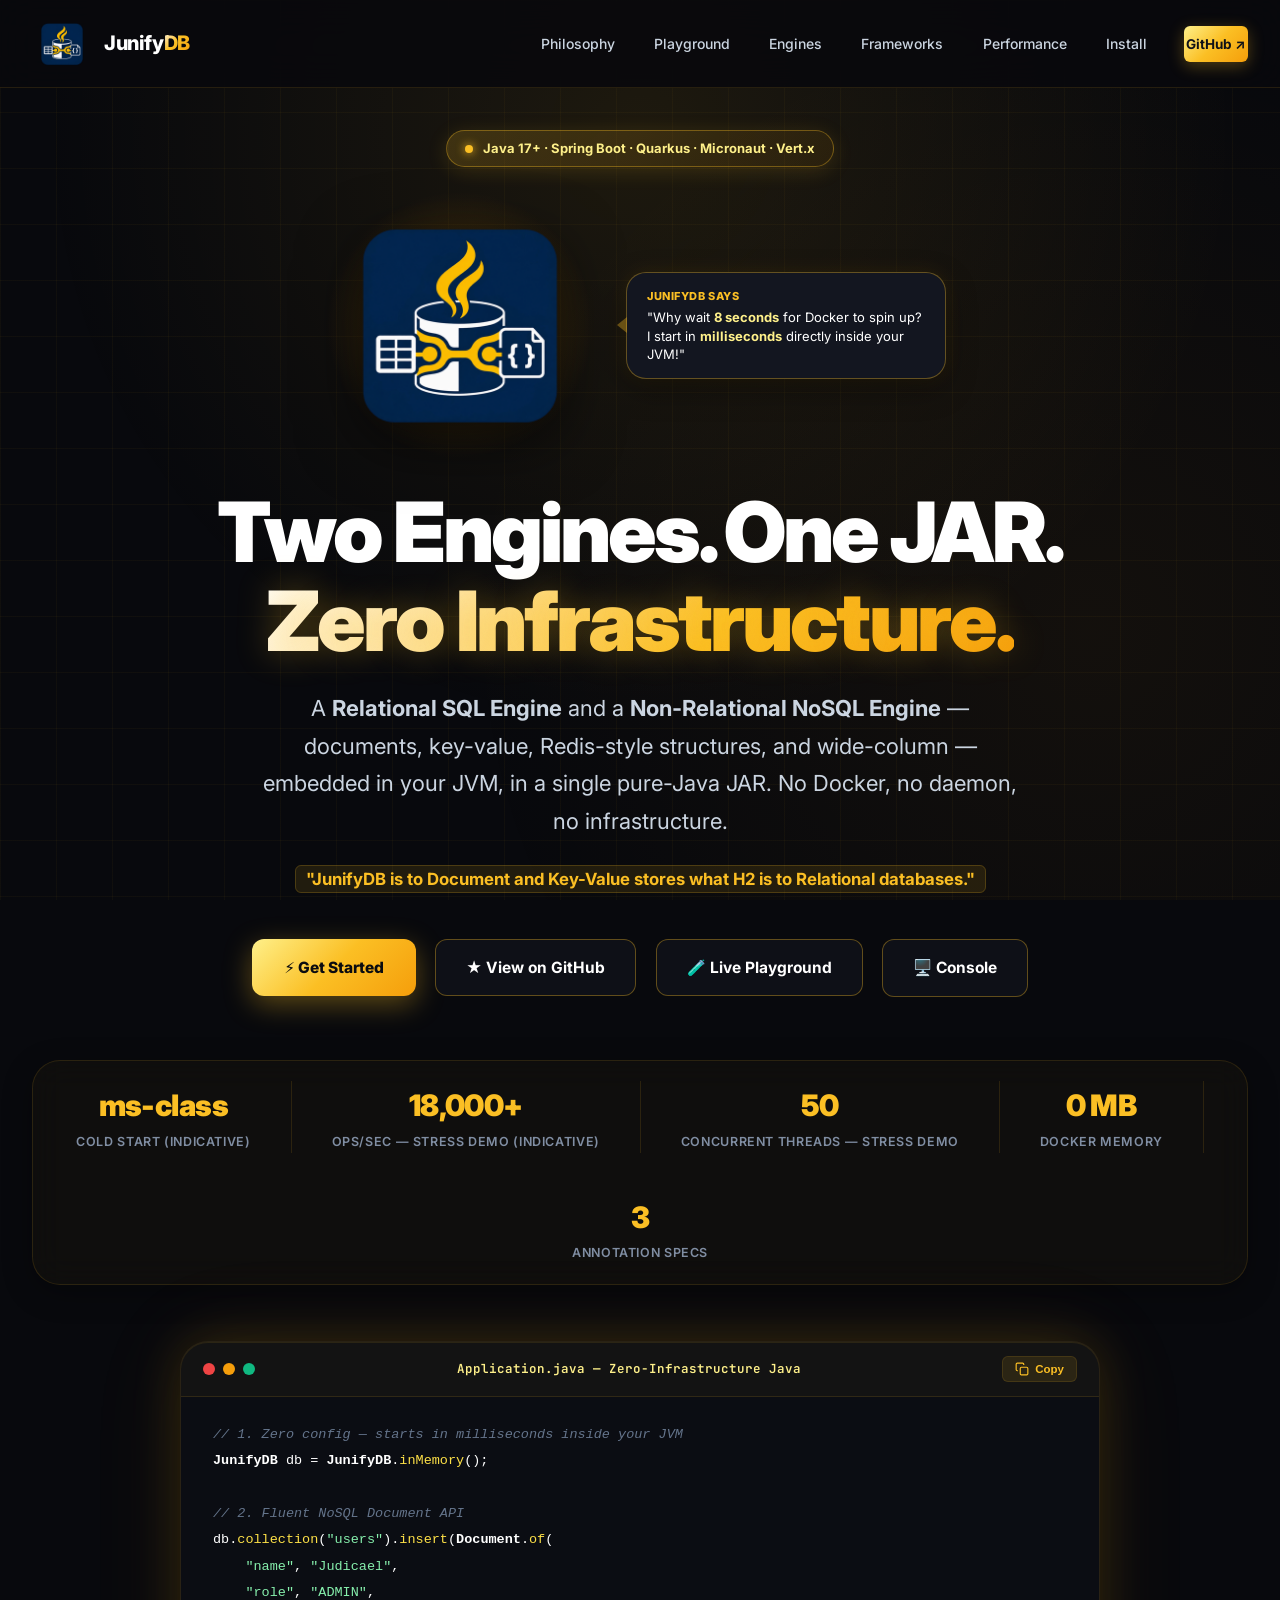
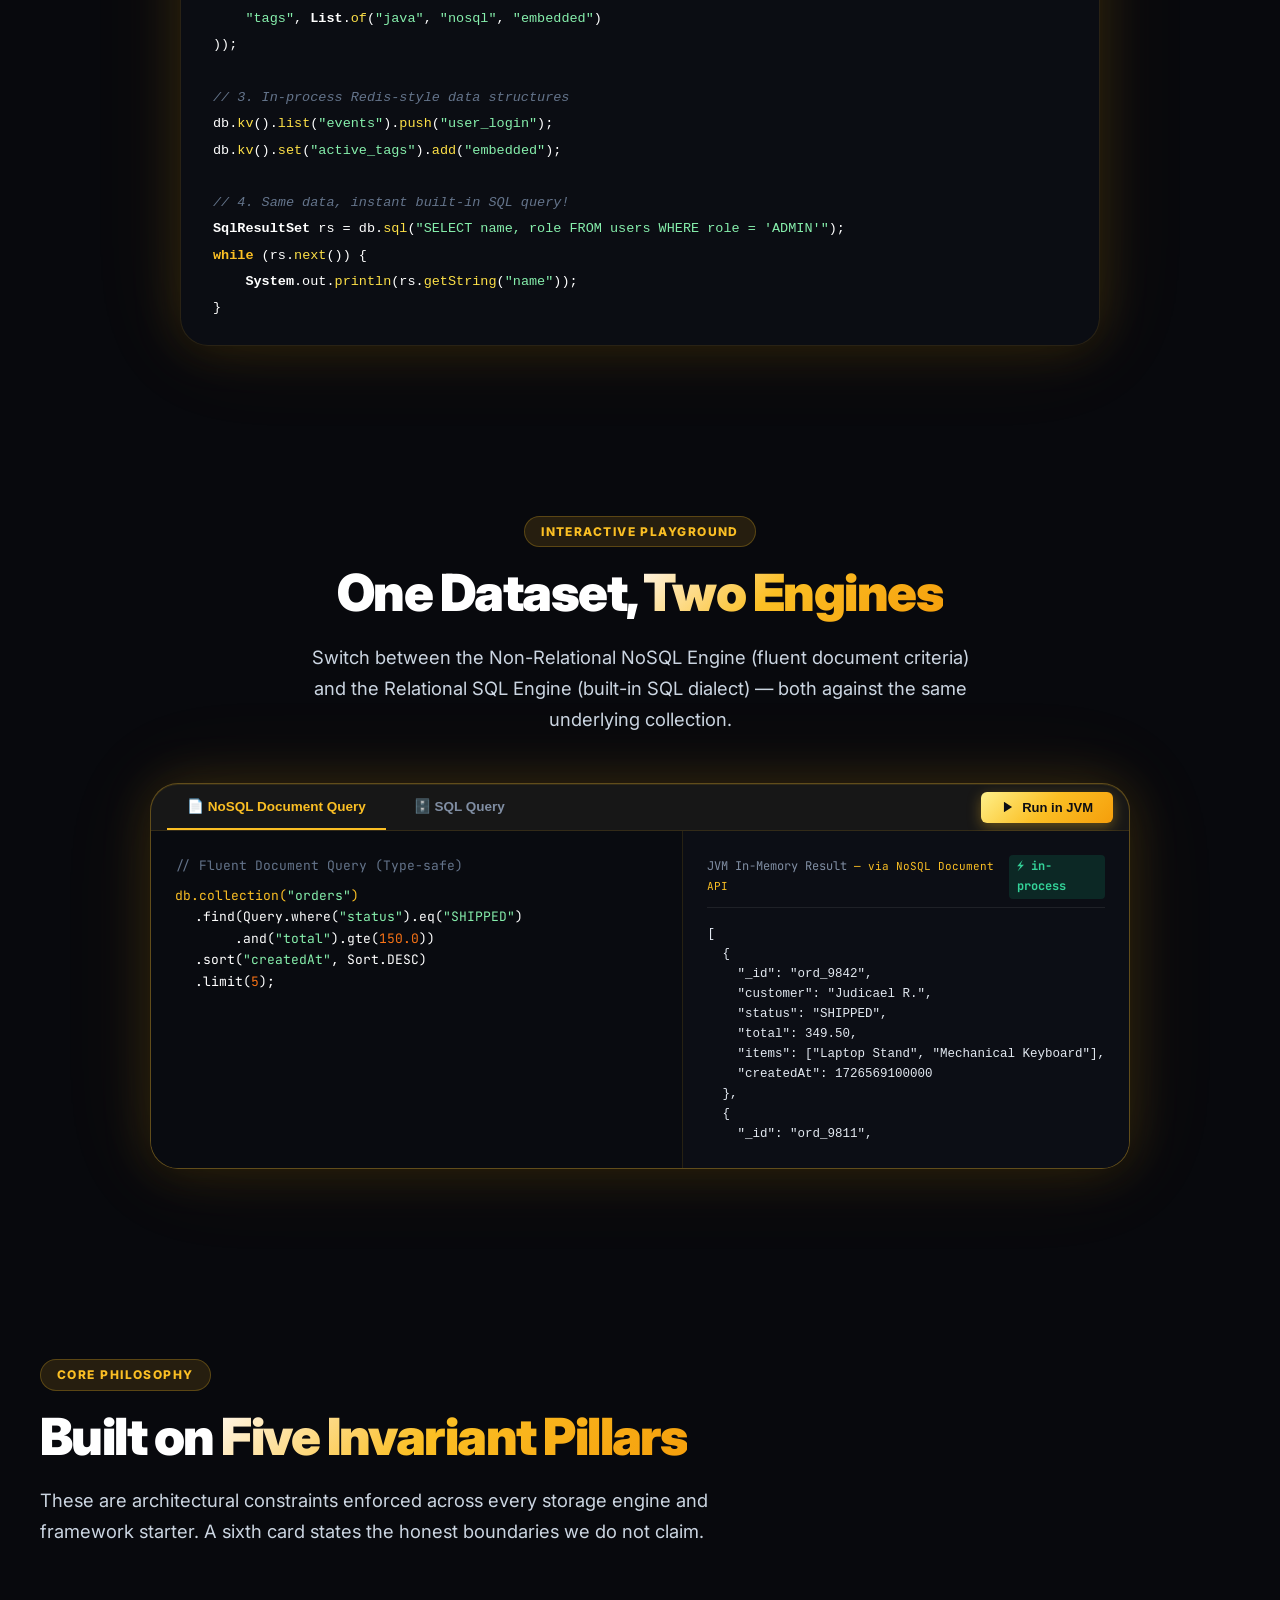
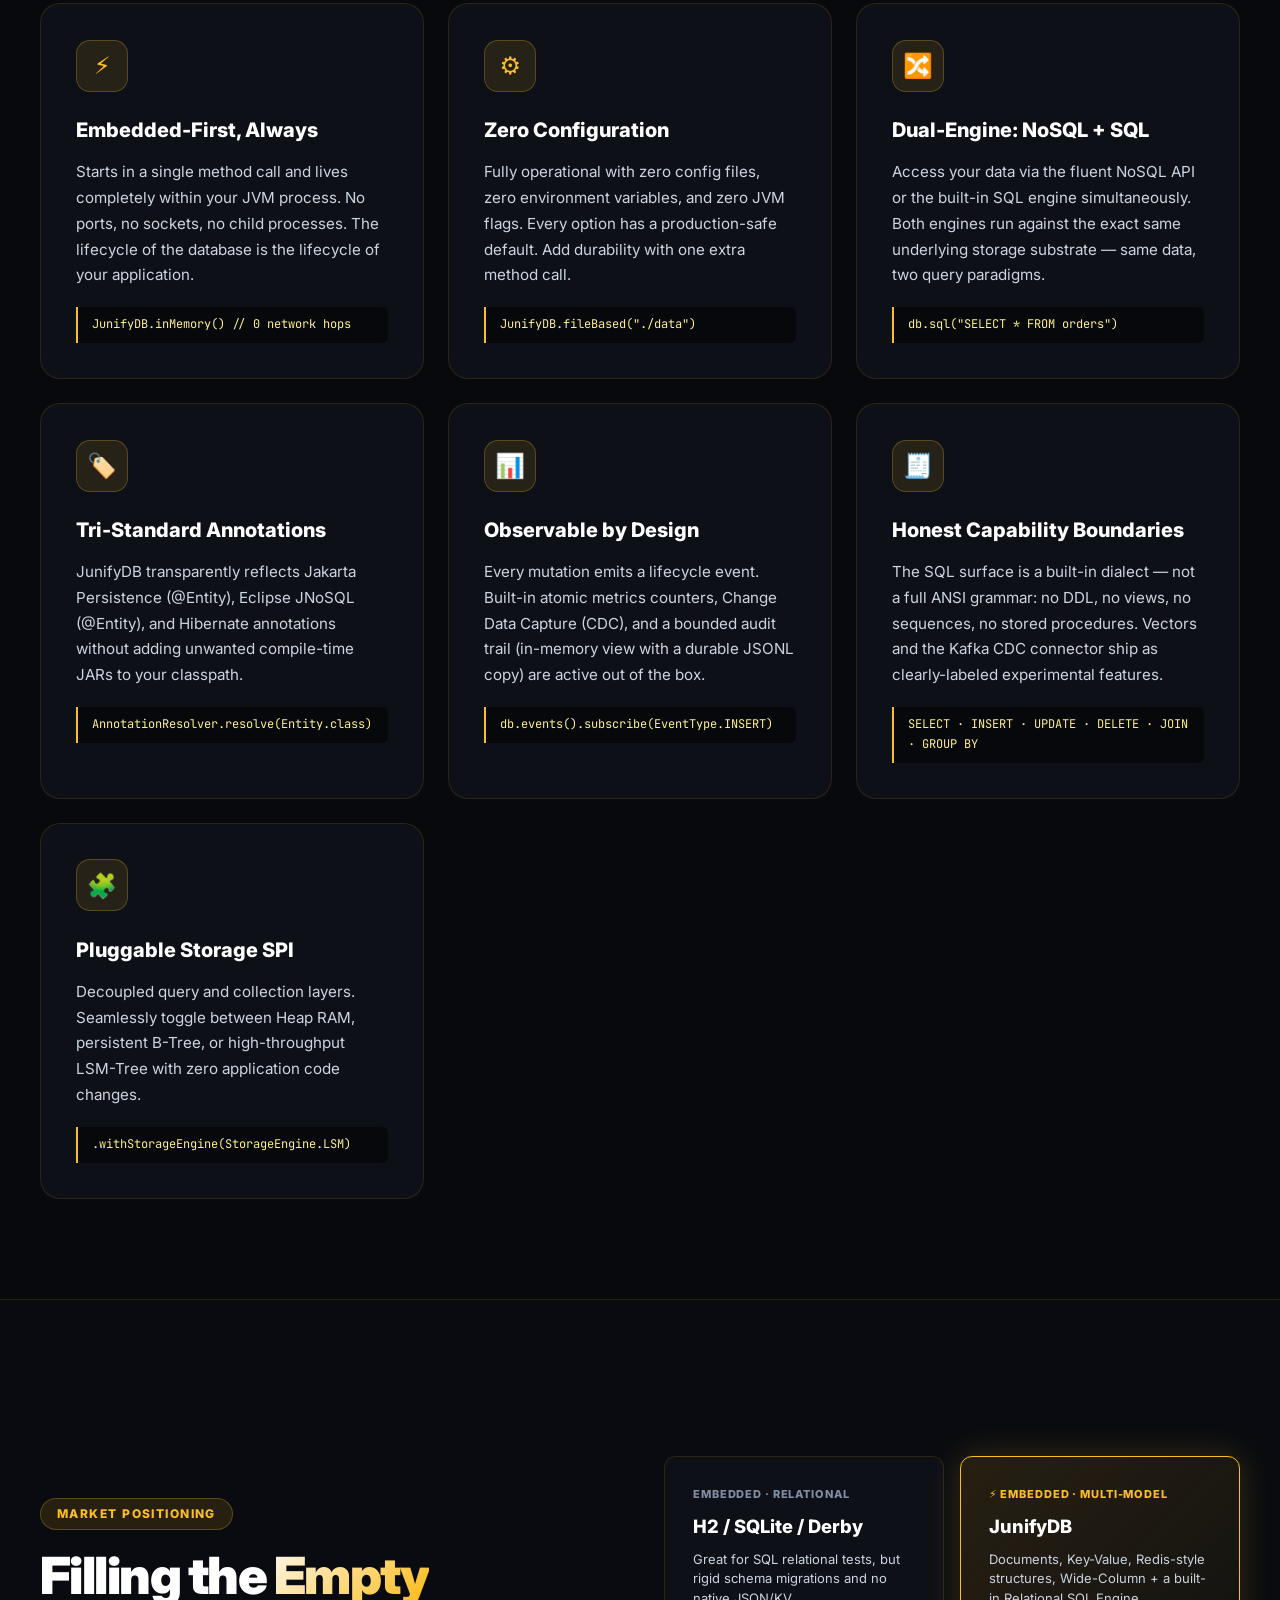
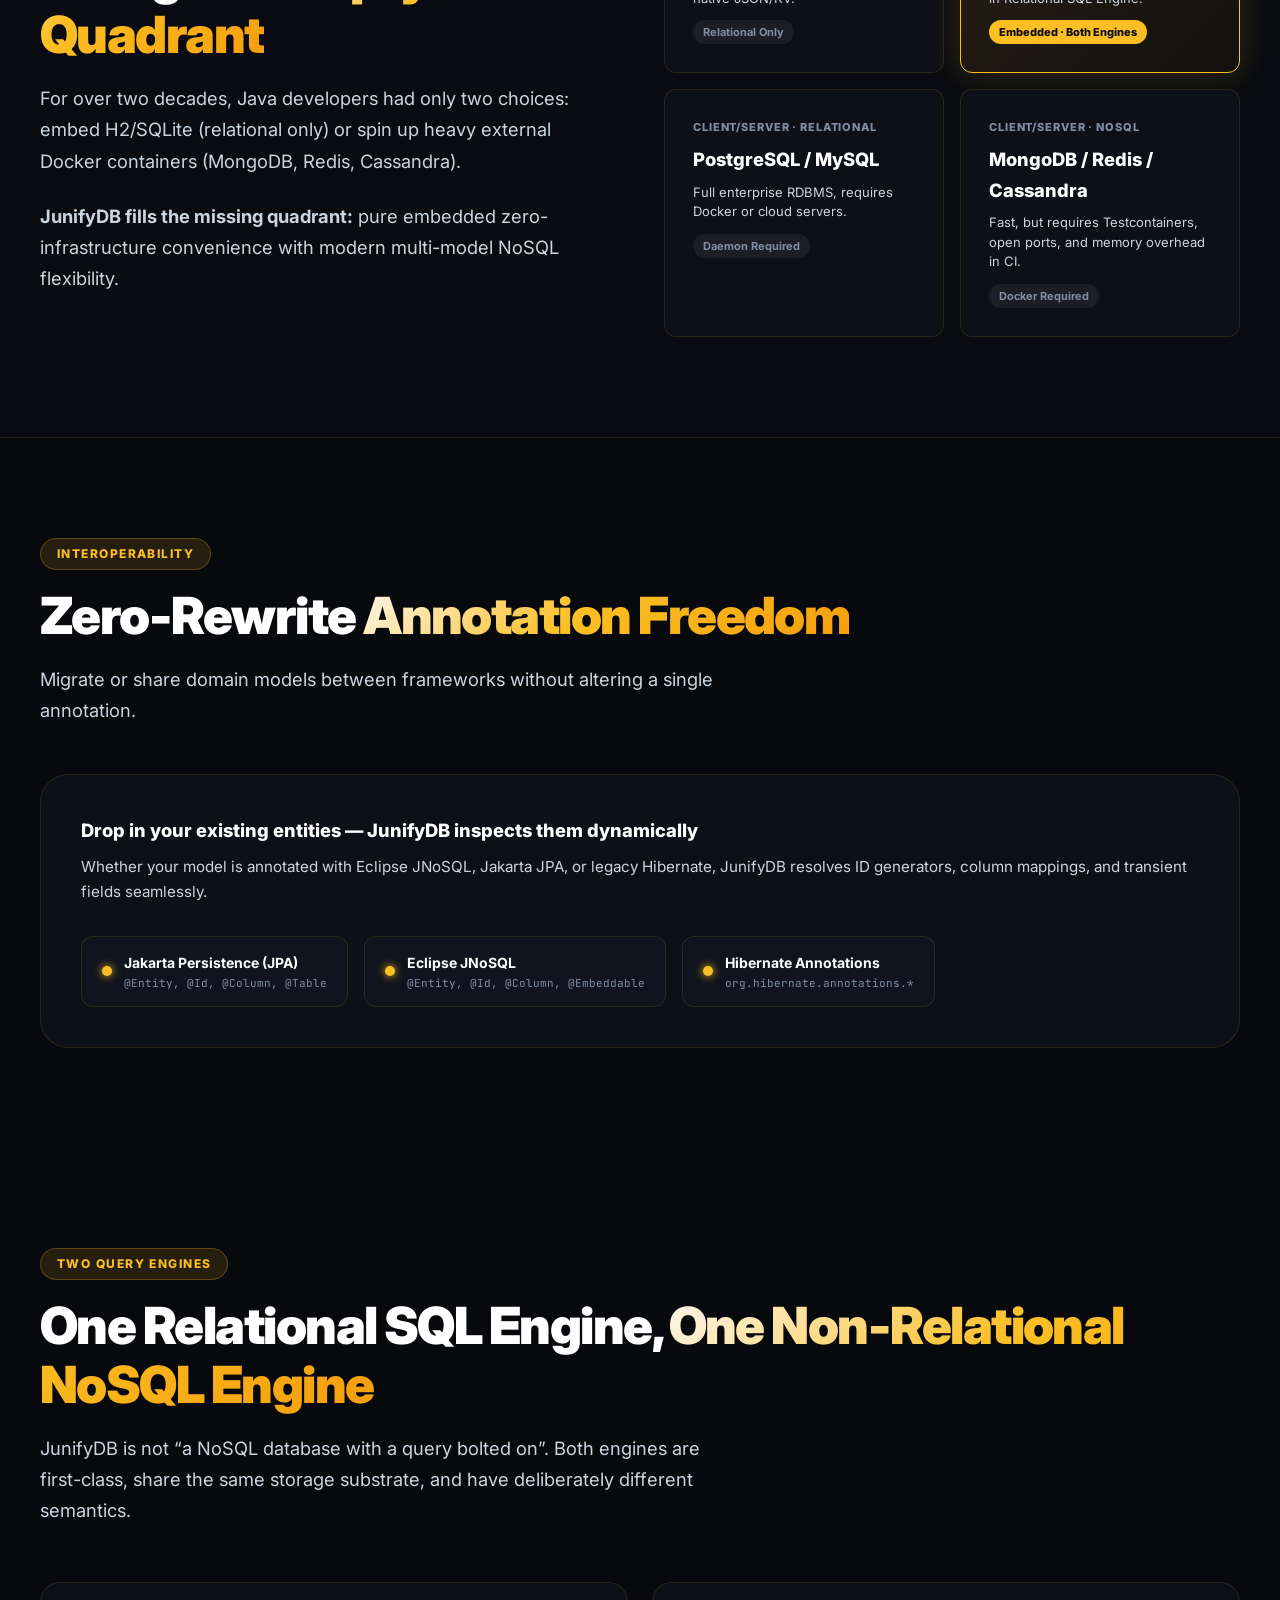
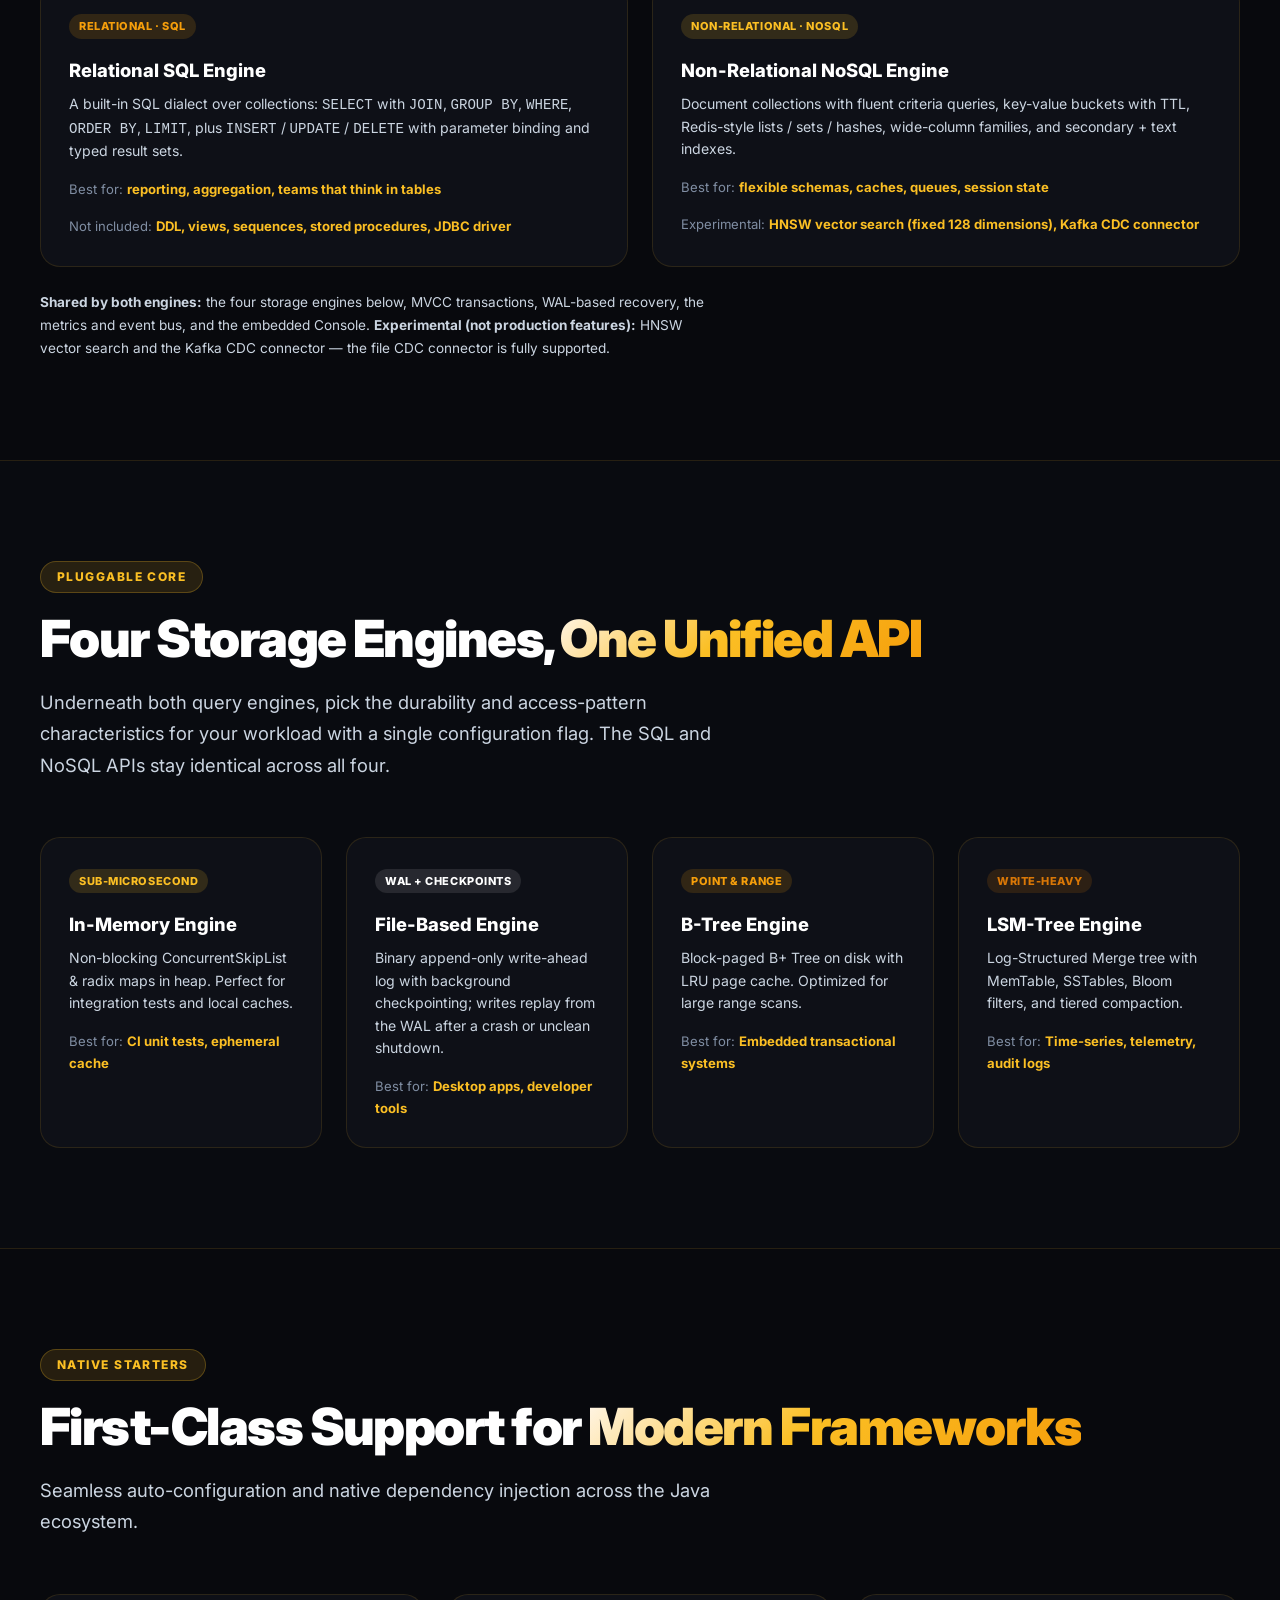
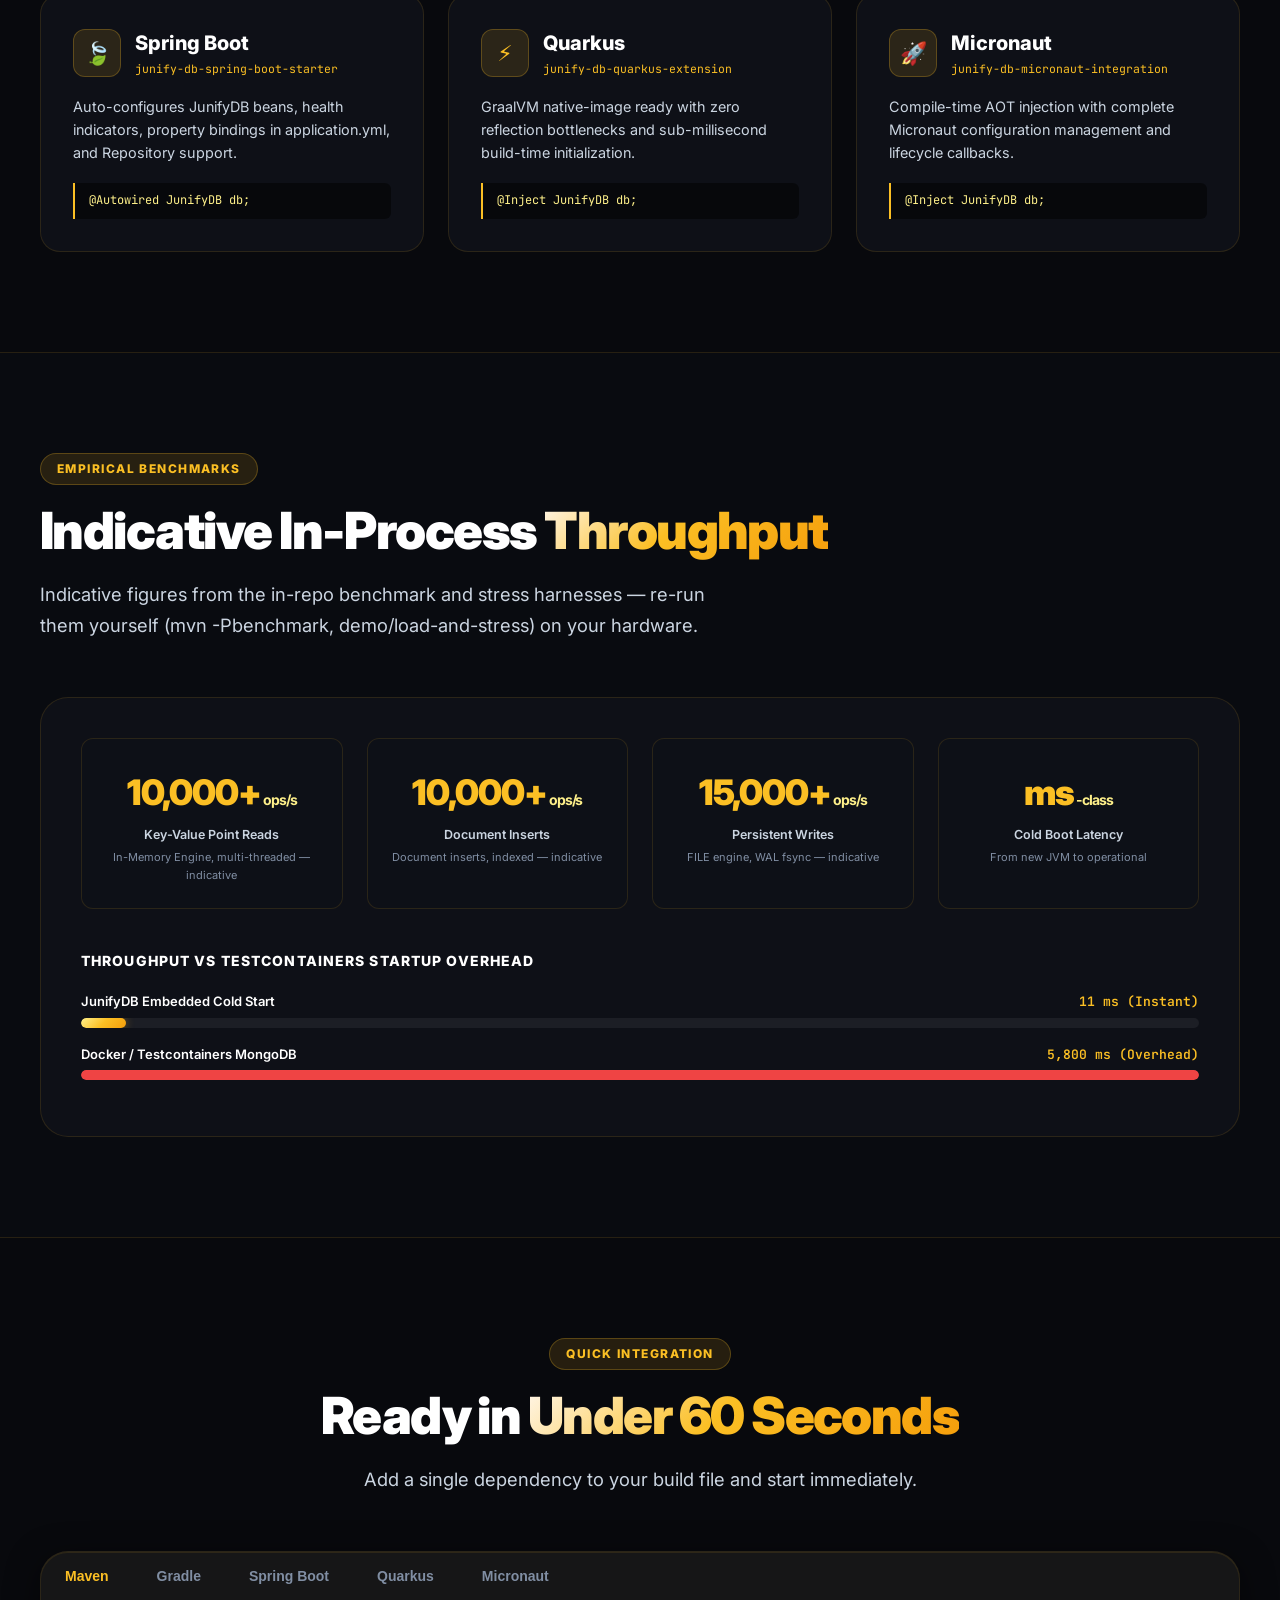
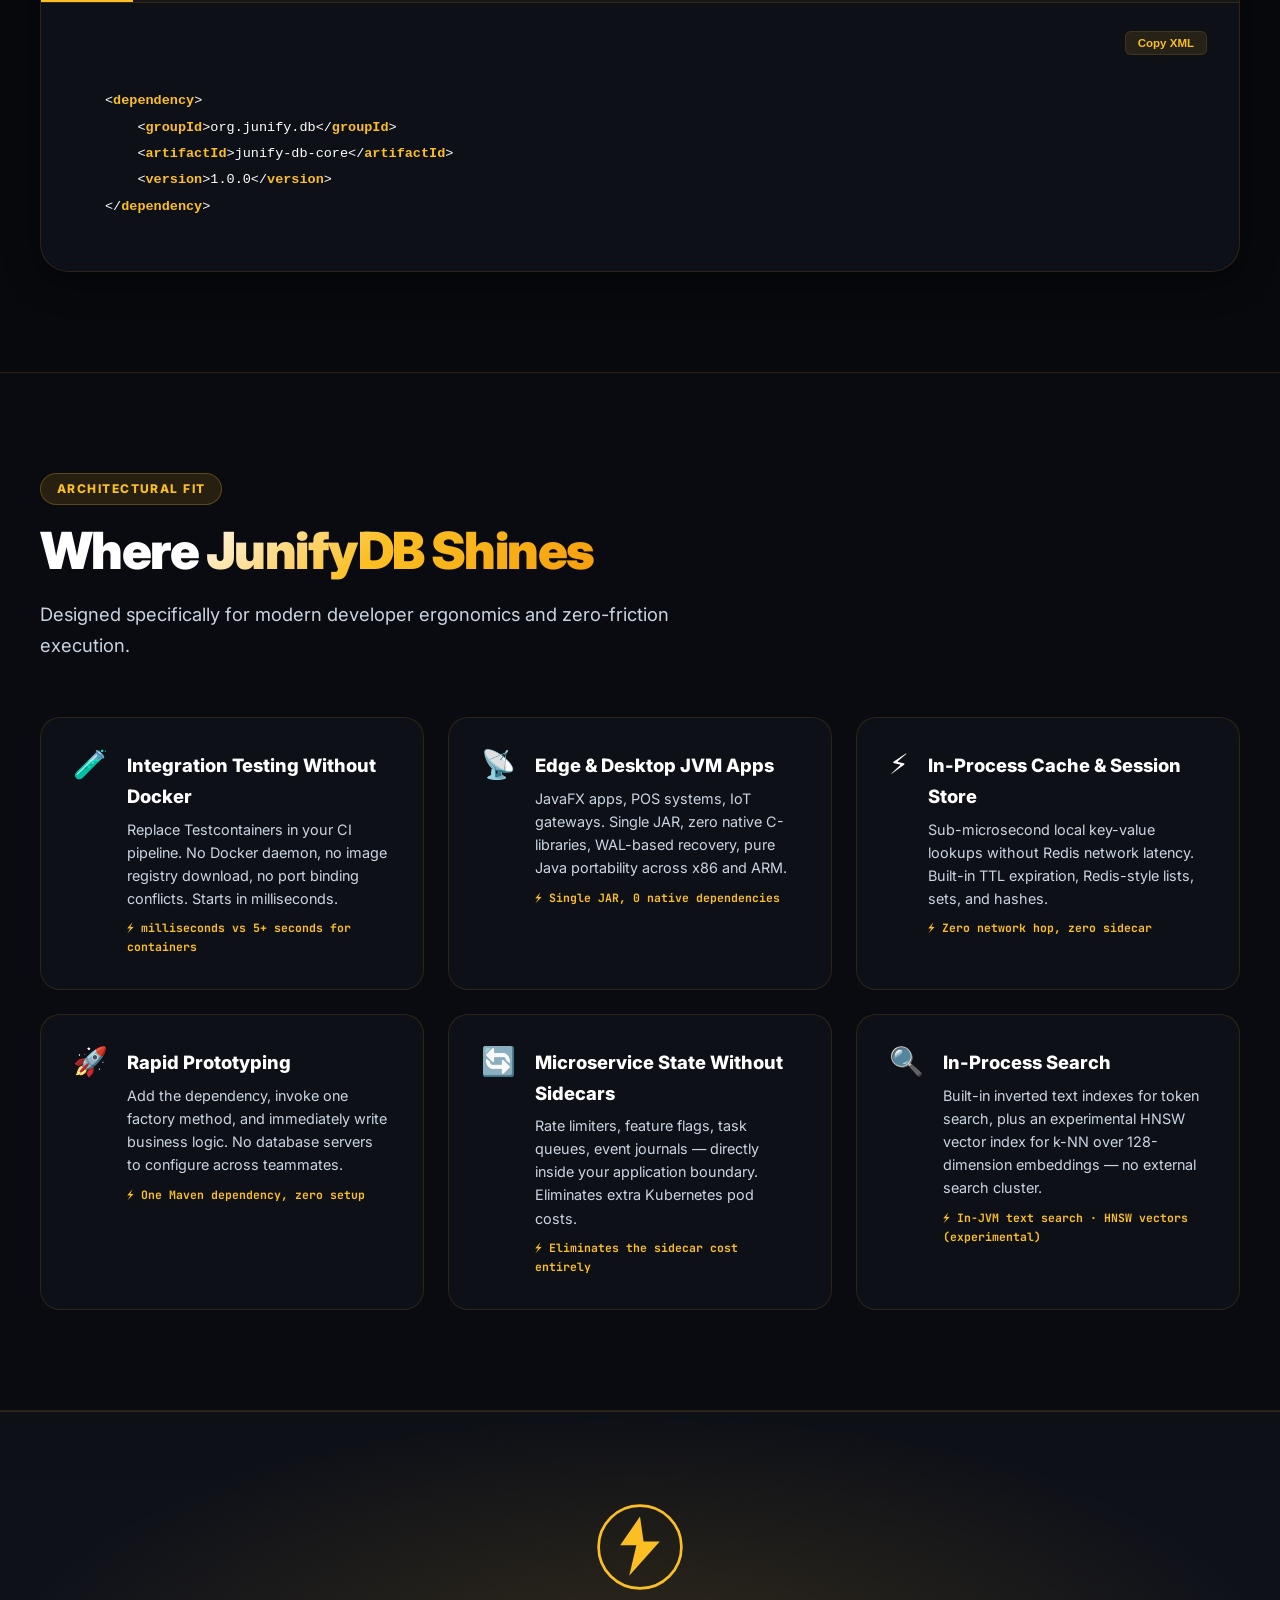
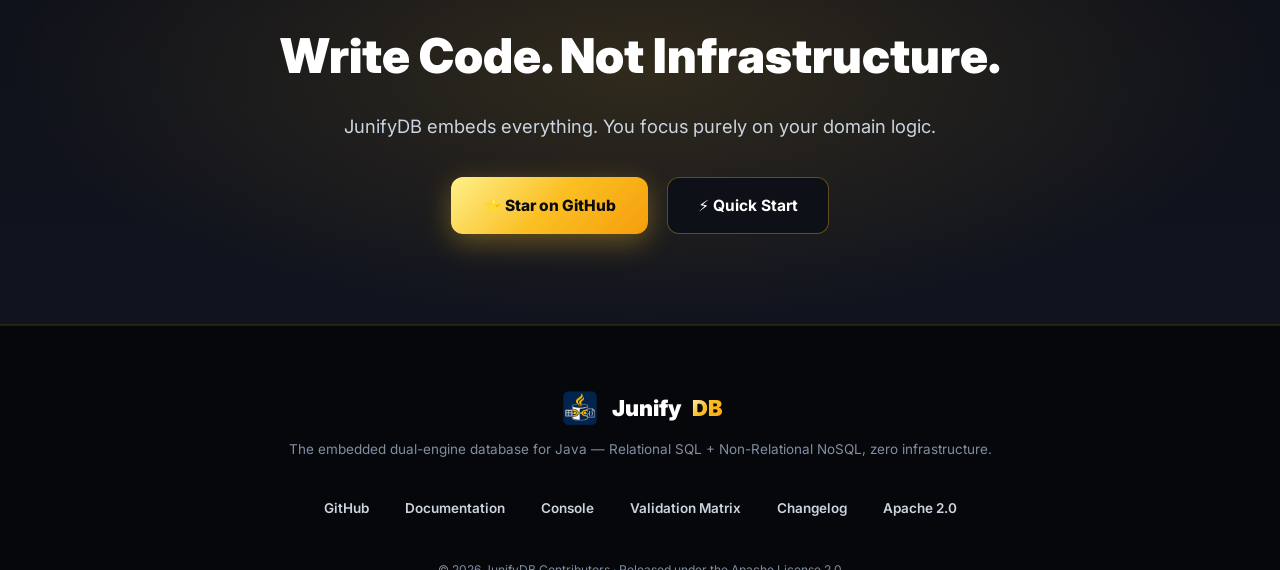
<file: index.html>
<!DOCTYPE html>
<html lang="en">
<head>
  <meta charset="UTF-8" />
  <meta name="viewport" content="width=device-width, initial-scale=1.0" />
  <title>JunifyDB — The Embedded Dual-Engine Database for Java</title>
  <meta name="description" content="JunifyDB is the embedded dual-engine database for Java: a Relational SQL Engine and a Non-Relational NoSQL Engine (documents, key-value, Redis-style structures, wide-column) in a single JAR. Zero Docker. Zero daemon. Spring Boot, Quarkus, Micronaut ready." />
  <meta name="keywords" content="JunifyDB, embedded database, Java, NoSQL, SQL, relational, multi-model, Spring Boot, Quarkus, Micronaut, JNoSQL, JPA" />
  <meta property="og:title" content="JunifyDB — The Embedded Dual-Engine Database for Java" />
  <meta property="og:description" content="Relational SQL Engine + Non-Relational NoSQL Engine in a single JAR. Documents, Key-Value, Redis-style structures, Wide-Column — zero Docker, zero daemon." />
  <meta property="og:type" content="website" />
  <meta property="og:url" content="https://armand-ratombotiana.github.io/JunifyDB/" />
  <meta property="og:image" content="https://armand-ratombotiana.github.io/JunifyDB/assets/junifydb-banner.png" />
  <meta property="og:image:width" content="2172" />
  <meta property="og:image:height" content="724" />
  <meta name="twitter:card" content="summary_large_image" />
  <meta name="twitter:title" content="JunifyDB — The Embedded Dual-Engine Database for Java" />
  <meta name="twitter:description" content="Embedded multi-model NoSQL + built-in SQL in a single pure-Java JAR. Zero Docker, zero daemon, zero infrastructure." />
  <meta name="twitter:image" content="https://armand-ratombotiana.github.io/JunifyDB/assets/junifydb-banner.png" />

  <!-- Canonical brand favicons (owner-supplied mark, 2026-09-21) -->
  <link rel="icon" type="image/png" sizes="64x64" href="assets/favicon-64.png" />
  <link rel="icon" type="image/png" sizes="256x256" href="assets/favicon-256.png" />

  <link rel="preconnect" href="https://fonts.googleapis.com" />
  <link rel="preconnect" href="https://fonts.gstatic.com" crossorigin />
  <link href="https://fonts.googleapis.com/css2?family=Inter:wght@300;400;500;600;700;800;900&family=JetBrains+Mono:wght@400;500;700&display=swap" rel="stylesheet" />

  <style>
    /* ═══════════════════════════════════════════════
       DESIGN TOKENS — ELECTRIC YELLOW / GOLD / WHITE THEME
    ═══════════════════════════════════════════════ */
    :root {
      --c-bg:           #08090d;
      --c-bg-card:      #0e1017;
      --c-bg-card-alt:  #131620;
      --c-bg-glass:     rgba(251, 191, 36, 0.03);
      --c-border:       rgba(251, 191, 36, 0.12);
      --c-border-hover: rgba(251, 191, 36, 0.35);
      --c-border-glow:  rgba(251, 191, 36, 0.5);

      /* Yellow & Gold Palette */
      --c-yellow-light: #fef08a; /* Canary 200 */
      --c-yellow:       #fbbf24; /* Amber Gold 400 */
      --c-amber:        #f59e0b; /* Solar Gold 500 */
      --c-amber-dark:   #d97706; /* Bronze 600 */
      --c-amber-deep:   #b45309; /* Flame 700 */

      /* Pure White & Neutral Gradients */
      --c-white:        #ffffff;
      --text-primary:   #ffffff;
      --text-secondary: #cbd5e1;
      --text-muted:     #808ea3;

      /* Gradients */
      --gradient-gold:      linear-gradient(135deg, #fff7ed 0%, #fbbf24 45%, #f59e0b 100%);
      --gradient-gold-text: linear-gradient(135deg, #ffffff 0%, #fbbf24 60%, #f59e0b 100%);
      --gradient-button:    linear-gradient(135deg, #fef08a 0%, #fbbf24 50%, #f59e0b 100%);
      --gradient-card:      linear-gradient(135deg, rgba(251, 191, 36, 0.06) 0%, rgba(245, 158, 11, 0.02) 100%);
      --gradient-badge:     linear-gradient(135deg, rgba(251, 191, 36, 0.18) 0%, rgba(245, 158, 11, 0.08) 100%);

      /* Typography */
      --font-sans: 'Inter', system-ui, -apple-system, sans-serif;
      --font-mono: 'JetBrains Mono', 'Fira Code', monospace;

      /* Radius */
      --radius-sm: 6px;
      --radius-md: 12px;
      --radius-lg: 20px;
      --radius-xl: 28px;

      /* Glow & Shadows */
      --shadow-glow:  0 0 50px rgba(251, 191, 36, 0.16), 0 0 100px rgba(245, 158, 11, 0.08);

      /* Z-index scale (single source for the site) */
      --z-bg: 0;          /* grid + radial glow backdrops   */
      --z-content: 1;     /* sections                        */
      --z-drawer: 99;     /* mobile nav drawer               */
      --z-nav: 100;       /* fixed top navigation            */
      --z-tooltip: 200;
      --shadow-card:  0 8px 32px rgba(0, 0, 0, 0.5), 0 1px 0 rgba(251, 191, 36, 0.1) inset;
      --shadow-btn:   0 8px 28px rgba(251, 191, 36, 0.35);
    }

    /* ═══════════════════════════════════════════════
       RESET & BASE
    ═══════════════════════════════════════════════ */
    *, *::before, *::after { box-sizing: border-box; margin: 0; padding: 0; }
    html { scroll-behavior: smooth; }

    /* A11y: honor the OS reduced-motion preference (mascot float, grid pulse, glows) */
    @media (prefers-reduced-motion: reduce) {
      *, *::before, *::after {
        animation-duration: 0.01ms !important;
        animation-iteration-count: 1 !important;
        transition-duration: 0.01ms !important;
      }
      html { scroll-behavior: auto; }
    }
    body {
      font-family: var(--font-sans);
      background: var(--c-bg);
      color: var(--text-primary);
      line-height: 1.65;
      overflow-x: hidden;
      position: relative;
    }
    ::selection { background: rgba(251, 191, 36, 0.35); color: #ffffff; }

    /* Scrollbar */
    ::-webkit-scrollbar { width: 7px; }
    ::-webkit-scrollbar-track { background: var(--c-bg); }
    ::-webkit-scrollbar-thumb { background: rgba(251, 191, 36, 0.3); border-radius: 4px; }
    ::-webkit-scrollbar-thumb:hover { background: rgba(251, 191, 36, 0.6); }

    /* Animated Grid Background with Warm Amber Photons */
    .bg-grid {
      position: fixed; inset: 0; z-index: var(--z-bg); pointer-events: none;
      background-image:
        linear-gradient(rgba(251, 191, 36, 0.04) 1px, transparent 1px),
        linear-gradient(90deg, rgba(251, 191, 36, 0.04) 1px, transparent 1px);
      background-size: 56px 56px;
      animation: gridPulse 9s ease-in-out infinite;
    }
    .bg-radial-glow {
      position: fixed; inset: 0; z-index: var(--z-bg); pointer-events: none;
      background: radial-gradient(circle at 50% 15%, rgba(251, 191, 36, 0.09) 0%, transparent 60%),
                  radial-gradient(circle at 85% 70%, rgba(245, 158, 11, 0.05) 0%, transparent 50%);
    }
    @keyframes gridPulse {
      0%, 100% { opacity: 0.6; }
      50% { opacity: 1; }
    }

    /* ═══════════════════════════════════════════════
       NAVIGATION
    ═══════════════════════════════════════════════ */
    nav {
      position: fixed; top: 0; left: 0; right: 0; z-index: var(--z-nav);
      background: rgba(8, 9, 13, 0.88);
      backdrop-filter: blur(20px);
      border-bottom: 1px solid var(--c-border);
      padding: 0 2rem;
      height: 88px;
      display: flex; align-items: center; justify-content: space-between;
      transition: background 0.3s;
    }
    .nav-logo {
      display: flex; align-items: center; gap: 12px;
      text-decoration: none;
    }
    .nav-logo-icon {
      width: 60px; height: 60px;
      display: flex; align-items: center; justify-content: center;
      border-radius: 14px;
      transition: transform 0.25s cubic-bezier(0.34, 1.56, 0.64, 1);
    }
    .nav-logo:hover .nav-logo-icon { transform: scale(1.08) rotate(4deg); }
    .nav-logo-text {
      font-size: 20px; font-weight: 800; letter-spacing: -0.02em;
      color: var(--c-white);
    }
    .nav-logo-text span {
      background: var(--gradient-gold);
      -webkit-background-clip: text; -webkit-text-fill-color: transparent;
    }
    .nav-mascot-pill {
      display: inline-flex; align-items: center; gap: 6px;
      font-size: 11px; font-weight: 700;
      color: #0f1117; background: var(--c-yellow);
      padding: 2px 8px; border-radius: 100px;
      margin-left: 4px; text-transform: uppercase; letter-spacing: 0.04em;
    }
    .nav-links {
      display: flex; align-items: center; gap: 2.2rem;
      list-style: none;
    }
    .nav-links a {
      color: var(--text-secondary); text-decoration: none; font-size: 14px; font-weight: 500;
      padding: 10px 2px; /* comfortable touch/click target (44px+ with line box) */
      transition: color 0.2s, transform 0.2s;
    }
    .nav-links a:hover { color: var(--c-yellow); }
    .nav-cta {
      background: var(--gradient-button);
      color: #0f1117 !important;
      padding: 9px 20px; border-radius: var(--radius-sm);
      font-size: 13.5px !important; font-weight: 700 !important;
      box-shadow: 0 4px 16px rgba(251, 191, 36, 0.3);
      transition: transform 0.2s, box-shadow 0.2s !important;
    }
    .nav-cta:hover { transform: translateY(-1px); box-shadow: 0 6px 22px rgba(251, 191, 36, 0.45); }

    /* Mobile Hamburger */
    .mobile-menu-btn {
      display: none;
      background: none; border: none; cursor: pointer;
      padding: 8px; color: var(--c-white);
    }
    .mobile-drawer {
      display: none;
      position: fixed; top: 68px; left: 0; right: 0;
      background: rgba(12, 14, 20, 0.98);
      border-bottom: 1px solid var(--c-border);
      padding: 1.5rem 2rem;
      flex-direction: column; gap: 1.2rem;
      backdrop-filter: blur(25px);
      z-index: var(--z-drawer);
      transform: translateY(-10px); opacity: 0;
      transition: transform 0.3s ease, opacity 0.3s ease;
    }
    .mobile-drawer.open {
      display: flex; transform: translateY(0); opacity: 1;
    }
    .mobile-drawer a {
      color: var(--text-primary); text-decoration: none; font-size: 16px; font-weight: 600;
      padding: 6px 0; border-bottom: 1px solid rgba(255, 255, 255, 0.05);
    }

    /* ═══════════════════════════════════════════════
       HERO SECTION — DYNAMIC MASCOT & VALUE PROPOSITION
    ═══════════════════════════════════════════════ */
    .hero {
      position: relative; z-index: var(--z-content);
      min-height: 94vh;
      display: flex; flex-direction: column;
      align-items: center; justify-content: center;
      text-align: center;
      padding: 130px 2rem 80px;
    }
    .hero-badge {
      display: inline-flex; align-items: center; gap: 10px;
      background: var(--gradient-badge);
      border: 1px solid var(--c-border-hover);
      border-radius: 100px;
      padding: 7px 18px; margin-bottom: 2rem;
      font-size: 13px; font-weight: 700; color: var(--c-yellow-light);
      box-shadow: 0 4px 20px rgba(251, 191, 36, 0.15);
    }
    .hero-badge-dot {
      width: 8px; height: 8px; border-radius: 50%;
      background: var(--c-yellow);
      box-shadow: 0 0 10px var(--c-yellow);
      animation: badgePulse 2s ease-in-out infinite;
    }
    @keyframes badgePulse {
      0%, 100% { opacity: 1; transform: scale(1); }
      50% { opacity: 0.4; transform: scale(0.7); }
    }

    /* Mascot Hero Display Container */
    .hero-mascot-row {
      display: flex; align-items: center; justify-content: center;
      gap: 2.5rem; margin-bottom: 2.2rem;
      flex-wrap: wrap;
    }
    .mascot-avatar-wrap {
      position: relative;
      width: 252px; height: 252px;
      display: flex; align-items: center; justify-content: center;
      animation: floatMascot 4.5s ease-in-out infinite;
    }
    @keyframes floatMascot {
      0%, 100% { transform: translateY(0px) rotate(0deg); }
      50% { transform: translateY(-8px) rotate(1.5deg); }
    }
    .mascot-aura {
      position: absolute; inset: -10px;
      background: radial-gradient(circle, rgba(251, 191, 36, 0.35) 0%, rgba(245, 158, 11, 0.1) 50%, transparent 70%);
      border-radius: 50%; z-index: 0;
      animation: auraPulse 3s ease-in-out infinite;
    }
    @keyframes auraPulse {
      0%, 100% { transform: scale(1); opacity: 0.8; }
      50% { transform: scale(1.15); opacity: 1; }
    }
    .mascot-svg {
      position: relative; z-index: 1;
      object-fit: contain;
      filter: drop-shadow(0 16px 32px rgba(0, 0, 0, 0.65));
    }
    .mascot-speech-bubble {
      background: var(--c-bg-card-alt);
      border: 1px solid var(--c-border-hover);
      border-radius: var(--radius-lg);
      padding: 14px 20px;
      max-width: 320px;
      text-align: left;
      position: relative;
      z-index: var(--z-content); /* keep the bubble above the mascot aura glow */
      box-shadow: 0 10px 30px rgba(0,0,0,0.4), 0 0 20px rgba(251, 191, 36, 0.1);
    }
    .hero-mascot-row { z-index: var(--z-content); }
    .mascot-speech-bubble::before {
      content: '';
      position: absolute; left: -10px; top: 50%; transform: translateY(-50%);
      border-width: 8px 10px 8px 0;
      border-style: solid;
      border-color: transparent var(--c-border-hover) transparent transparent;
    }
    .mascot-name-tag {
      font-size: 11px; font-weight: 800; text-transform: uppercase;
      color: var(--c-yellow); letter-spacing: 0.05em; margin-bottom: 3px;
    }
    .mascot-speech-text {
      font-size: 13px; color: var(--text-primary); line-height: 1.45;
    }
    .mascot-speech-text strong { color: var(--c-yellow-light); }

    .hero h1 {
      font-size: clamp(2.6rem, 7vw, 5.2rem);
      font-weight: 900; line-height: 1.08;
      letter-spacing: -0.035em;
      margin-bottom: 1.5rem;
      max-width: 1080px;
    }
    .hero h1 .text-white { color: #ffffff; }
    .hero h1 .text-gradient {
      background: var(--gradient-gold-text);
      -webkit-background-clip: text; -webkit-text-fill-color: transparent;
      text-shadow: 0 0 35px rgba(251, 191, 36, 0.3);
    }
    .hero-sub {
      font-size: clamp(1.15rem, 2.3vw, 1.38rem);
      color: var(--text-secondary); max-width: 760px;
      margin: 0 auto 1.6rem;
      line-height: 1.7;
    }
    .hero-tagline {
      font-size: 1.05rem; color: var(--text-muted);
      margin-bottom: 2.8rem;
    }
    .hero-tagline strong {
      color: var(--c-yellow); font-weight: 700;
      background: rgba(251, 191, 36, 0.1);
      padding: 3px 10px; border-radius: 6px;
      border: 1px solid rgba(251, 191, 36, 0.2);
    }
    .hero-actions {
      display: flex; gap: 1.2rem; flex-wrap: wrap; justify-content: center;
      margin-bottom: 4rem;
    }
    .btn-primary {
      display: inline-flex; align-items: center; gap: 9px;
      background: var(--gradient-button);
      color: #0b0c10; text-decoration: none;
      padding: 15px 32px; border-radius: var(--radius-md);
      font-size: 15.5px; font-weight: 800;
      box-shadow: var(--shadow-btn);
      transition: transform 0.25s, box-shadow 0.25s;
    }
    .btn-primary:hover {
      transform: translateY(-3px);
      box-shadow: 0 12px 36px rgba(251, 191, 36, 0.5);
    }
    .btn-secondary {
      display: inline-flex; align-items: center; gap: 9px;
      background: var(--c-bg-card);
      border: 1px solid var(--c-border-hover);
      color: var(--c-white); text-decoration: none;
      padding: 15px 30px; border-radius: var(--radius-md);
      font-size: 15.5px; font-weight: 700;
      backdrop-filter: blur(10px);
      transition: border-color 0.2s, background 0.2s, transform 0.2s;
    }
    .btn-secondary:hover {
      border-color: var(--c-yellow);
      background: rgba(251, 191, 36, 0.08);
      transform: translateY(-2px);
    }

    /* Hero Stats Strip */
    .hero-stats {
      display: flex; gap: 2.5rem; flex-wrap: wrap; justify-content: center;
      background: var(--c-bg-glass);
      border: 1px solid var(--c-border);
      border-radius: var(--radius-xl);
      padding: 1.25rem 2.5rem;
      backdrop-filter: blur(16px);
      box-shadow: 0 8px 30px rgba(0,0,0,0.3);
    }
    .hero-stat {
      display: flex; flex-direction: column; align-items: center;
    }
    .hero-stat-value {
      font-size: 1.85rem; font-weight: 900;
      color: var(--c-yellow);
      letter-spacing: -0.02em;
    }
    .hero-stat-label { font-size: 12.5px; color: var(--text-muted); margin-top: 2px; font-weight: 600; text-transform: uppercase; letter-spacing: 0.05em; }
    .hero-stat-sep { width: 1px; background: var(--c-border); align-self: stretch; }

    /* ═══════════════════════════════════════════════
       HERO CODE PANEL
    ═══════════════════════════════════════════════ */
    .hero-code-wrap {
      width: 100%; max-width: 920px; margin: 3.5rem auto 0;
      position: relative;
    }
    .code-panel {
      background: #0b0d13;
      border: 1px solid var(--c-border);
      border-radius: var(--radius-xl);
      overflow: hidden;
      backdrop-filter: blur(20px);
      box-shadow: var(--shadow-glow), var(--shadow-card);
      text-align: left;
    }
    .code-panel-header {
      display: flex; align-items: center; justify-content: space-between;
      padding: 14px 22px;
      border-bottom: 1px solid var(--c-border);
      background: rgba(251, 191, 36, 0.03);
    }
    .code-dots { display: flex; align-items: center; gap: 8px; }
    .code-dot { width: 12px; height: 12px; border-radius: 50%; }
    .code-dot-r { background: #ef4444; }
    .code-dot-y { background: #f59e0b; }
    .code-dot-g { background: #10b981; }
    .code-panel-title {
      font-size: 12.5px; font-family: var(--font-mono);
      color: var(--c-yellow-light); font-weight: 600;
    }
    .copy-btn {
      background: rgba(251, 191, 36, 0.1);
      border: 1px solid var(--c-border);
      color: var(--c-yellow);
      font-size: 11.5px; font-weight: 700;
      padding: 5px 12px; border-radius: var(--radius-sm);
      cursor: pointer; display: flex; align-items: center; gap: 6px;
      transition: background 0.2s, border-color 0.2s, color 0.2s;
    }
    .copy-btn:hover { background: rgba(251, 191, 36, 0.2); border-color: var(--c-yellow); }
    .copy-btn.copied { background: #10b981; border-color: #10b981; color: #ffffff; }

    .code-body {
      padding: 1.5rem 2rem;
      font-family: var(--font-mono); font-size: 13.5px; line-height: 1.8;
      overflow-x: auto;
    }
    .kw  { color: #fbbf24; font-weight: 700; } /* Yellow keyword */
    .cls { color: #ffffff; font-weight: 700; } /* White class */
    .fn  { color: #fde047; }                   /* Bright yellow method */
    .str { color: #86efac; }                   /* Mint string */
    .num { color: #f97316; }                   /* Flame number */
    .ann { color: #f59e0b; font-weight: 600; } /* Amber annotation */
    .cmt { color: #64748b; font-style: italic; }

    /* ═══════════════════════════════════════════════
       INTERACTIVE QUERY PLAYGROUND SECTION (NEW)
    ═══════════════════════════════════════════════ */
    .playground-section {
      padding: 90px 2rem;
      position: relative; z-index: 1;
    }
    .playground-box {
      max-width: 980px; margin: 3rem auto 0;
      background: var(--c-bg-card);
      border: 1px solid var(--c-border-hover);
      border-radius: var(--radius-xl);
      overflow: hidden;
      box-shadow: var(--shadow-glow), var(--shadow-card);
    }
    .playground-nav {
      display: flex; align-items: center; justify-content: space-between;
      border-bottom: 1px solid var(--c-border);
      background: rgba(251, 191, 36, 0.04);
      padding: 0 1rem;
    }
    .playground-tabs { display: flex; gap: 0.5rem; }
    .pg-tab {
      padding: 14px 20px; font-size: 13.5px; font-weight: 700;
      color: var(--text-muted); cursor: pointer; border: none; background: none;
      border-bottom: 2px solid transparent; transition: all 0.2s;
    }
    .pg-tab.active {
      color: var(--c-yellow); border-bottom-color: var(--c-yellow);
    }
    .pg-run-btn {
      background: var(--gradient-button);
      color: #0c0d12; border: none;
      padding: 8px 20px; border-radius: var(--radius-sm);
      font-size: 13px; font-weight: 800; cursor: pointer;
      display: flex; align-items: center; gap: 7px;
      box-shadow: 0 4px 14px rgba(251, 191, 36, 0.35);
      transition: transform 0.2s, box-shadow 0.2s;
    }
    .pg-run-btn:hover { transform: translateY(-1px); box-shadow: 0 6px 20px rgba(251, 191, 36, 0.5); }

    .playground-grid {
      display: grid; grid-template-columns: 1.15fr 0.85fr;
      min-height: 280px;
    }
    .pg-editor-panel {
      padding: 1.5rem; border-right: 1px solid var(--c-border);
      background: #090b10;
      font-family: var(--font-mono); font-size: 13px;
    }
    .pg-result-panel {
      padding: 1.5rem; background: #0c0e15;
      font-family: var(--font-mono); font-size: 12.5px;
      display: flex; flex-direction: column;
    }
    .pg-result-header {
      display: flex; align-items: center; justify-content: space-between;
      margin-bottom: 1rem; padding-bottom: 0.5rem;
      border-bottom: 1px solid rgba(255, 255, 255, 0.08);
      font-size: 12px; color: var(--text-muted);
    }
    .pg-latency-badge {
      background: rgba(16, 185, 129, 0.15);
      color: #34d399; font-weight: 700;
      padding: 2px 8px; border-radius: 4px;
    }
    .pg-output-json {
      color: #e2e8f0; overflow-y: auto; max-height: 220px; line-height: 1.6;
    }

    /* ═══════════════════════════════════════════════
       SECTION COMMON LAYOUT
    ═══════════════════════════════════════════════ */
    section {
      padding: 100px 2rem;
      position: relative; z-index: 1;
    }
    .container { max-width: 1200px; margin: 0 auto; }
    .section-label {
      display: inline-block;
      font-size: 12px; font-weight: 800; letter-spacing: 0.12em;
      text-transform: uppercase; color: var(--c-yellow);
      background: rgba(251, 191, 36, 0.12);
      border: 1px solid rgba(251, 191, 36, 0.25);
      border-radius: 100px;
      padding: 5px 16px; margin-bottom: 1rem;
    }
    .section-title {
      font-size: clamp(2rem, 4.5vw, 3.2rem);
      font-weight: 900; letter-spacing: -0.03em;
      line-height: 1.15; margin-bottom: 1.2rem;
      color: #ffffff;
    }
    .section-title .text-gradient {
      background: var(--gradient-gold);
      -webkit-background-clip: text; -webkit-text-fill-color: transparent;
    }
    .section-desc {
      font-size: 1.15rem; color: var(--text-secondary);
      max-width: 680px; line-height: 1.7;
    }

    /* ═══════════════════════════════════════════════
       PHILOSOPHY PILLARS
    ═══════════════════════════════════════════════ */
    .pillars-grid {
      display: grid;
      grid-template-columns: repeat(auto-fit, minmax(320px, 1fr));
      gap: 1.5rem; margin-top: 3.5rem;
    }
    .pillar-card {
      background: var(--c-bg-card);
      border: 1px solid var(--c-border);
      border-radius: var(--radius-lg);
      padding: 2.2rem;
      position: relative; overflow: hidden;
      transition: border-color 0.3s, transform 0.3s, box-shadow 0.3s;
    }
    .pillar-card::before {
      content: ''; position: absolute; inset: 0;
      background: var(--gradient-card);
      opacity: 0; transition: opacity 0.3s;
      pointer-events: none;
    }
    .pillar-card:hover {
      border-color: var(--c-border-hover);
      transform: translateY(-4px);
      box-shadow: 0 12px 36px rgba(251, 191, 36, 0.12);
    }
    .pillar-card:hover::before { opacity: 1; }
    .pillar-icon-box {
      width: 52px; height: 52px; border-radius: 14px;
      background: rgba(251, 191, 36, 0.1);
      border: 1px solid rgba(251, 191, 36, 0.25);
      display: flex; align-items: center; justify-content: center;
      font-size: 24px; margin-bottom: 1.4rem;
      color: var(--c-yellow);
    }
    .pillar-title {
      font-size: 1.25rem; font-weight: 800; margin-bottom: 0.75rem;
      color: #ffffff;
    }
    .pillar-desc {
      color: var(--text-secondary); font-size: 0.95rem; line-height: 1.7;
    }
    .pillar-code {
      margin-top: 1.2rem; padding: 8px 14px;
      background: rgba(0, 0, 0, 0.5);
      border-left: 2px solid var(--c-yellow);
      border-radius: 0 var(--radius-sm) var(--radius-sm) 0;
      font-family: var(--font-mono); font-size: 12px;
      color: var(--c-yellow-light);
    }

    /* ═══════════════════════════════════════════════
       POSITIONING QUADRANT
    ═══════════════════════════════════════════════ */
    .positioning-wrap {
      display: grid; grid-template-columns: 1fr 1fr;
      gap: 3rem; align-items: center; margin-top: 3.5rem;
    }
    .quadrant-grid {
      display: grid; grid-template-columns: 1fr 1fr;
      gap: 1rem; position: relative;
    }
    .quad-cell {
      border: 1px solid var(--c-border);
      border-radius: var(--radius-md);
      padding: 1.75rem;
      background: var(--c-bg-card);
      position: relative;
    }
    .quad-cell.highlight {
      border-color: var(--c-yellow);
      background: linear-gradient(135deg, rgba(251, 191, 36, 0.12) 0%, rgba(245, 158, 11, 0.04) 100%);
      box-shadow: 0 0 35px rgba(251, 191, 36, 0.2);
    }
    .quad-cell-label {
      font-size: 11px; font-weight: 800; text-transform: uppercase;
      letter-spacing: 0.08em; color: var(--text-muted); margin-bottom: 0.5rem;
    }
    .quad-cell.highlight .quad-cell-label { color: var(--c-yellow); }
    .quad-cell-name {
      font-size: 1.15rem; font-weight: 800; margin-bottom: 0.5rem;
      color: #ffffff;
    }
    .quad-cell-desc { font-size: 13px; color: var(--text-secondary); line-height: 1.5; }
    .quad-badge {
      display: inline-block; margin-top: 0.75rem;
      font-size: 11px; font-weight: 700; padding: 3px 10px;
      border-radius: 100px;
    }
    .quad-badge.dim { background: rgba(255, 255, 255, 0.06); color: var(--text-muted); }
    .quad-badge.gold {
      background: var(--c-yellow); color: #0b0c10;
      font-weight: 800;
    }

    /* ═══════════════════════════════════════════════
       TRI-STANDARD ANNOTATIONS
    ═══════════════════════════════════════════════ */
    .annotation-strip {
      background: var(--c-bg-card);
      border: 1px solid var(--c-border);
      border-radius: var(--radius-xl);
      padding: 2.5rem; margin-top: 3rem;
    }
    .annotation-badges {
      display: flex; gap: 1rem; flex-wrap: wrap; margin-top: 2rem;
    }
    .ann-badge {
      display: flex; align-items: center; gap: 12px;
      background: #11141e;
      border: 1px solid var(--c-border);
      border-radius: var(--radius-md);
      padding: 14px 20px;
      transition: border-color 0.25s, transform 0.25s;
    }
    .ann-badge:hover { border-color: var(--c-yellow); transform: translateY(-2px); }
    .ann-dot { width: 10px; height: 10px; border-radius: 50%; background: var(--c-yellow); flex-shrink: 0; box-shadow: 0 0 8px var(--c-yellow); }
    .ann-name { font-size: 14px; font-weight: 700; color: #ffffff; }
    .ann-pkg { font-size: 11px; color: var(--text-muted); font-family: var(--font-mono); }

    /* ═══════════════════════════════════════════════
       STORAGE ENGINES
    ═══════════════════════════════════════════════ */
    .engines-grid {
      display: grid; grid-template-columns: repeat(auto-fit, minmax(260px, 1fr));
      gap: 1.5rem; margin-top: 3.5rem;
    }
    .engine-card {
      background: var(--c-bg-card);
      border: 1px solid var(--c-border);
      border-radius: var(--radius-lg);
      padding: 1.75rem;
      transition: all 0.3s;
    }
    .engine-card:hover {
      border-color: var(--c-border-hover);
      transform: translateY(-4px);
      box-shadow: 0 8px 30px rgba(251, 191, 36, 0.1);
    }
    .engine-badge {
      display: inline-block; font-size: 11px; font-weight: 800;
      padding: 3px 10px; border-radius: 100px; margin-bottom: 1rem;
      text-transform: uppercase; letter-spacing: 0.05em;
    }
    .engine-badge.gold { background: rgba(251, 191, 36, 0.15); color: var(--c-yellow); }
    .engine-badge.white { background: rgba(255, 255, 255, 0.1); color: #ffffff; }
    .engine-badge.amber { background: rgba(245, 158, 11, 0.15); color: var(--c-amber); }
    .engine-badge.bronze { background: rgba(217, 119, 6, 0.15); color: var(--c-amber-dark); }
    .engine-name { font-size: 1.15rem; font-weight: 800; margin-bottom: 0.5rem; color: #ffffff; }
    .engine-desc { font-size: 0.88rem; color: var(--text-secondary); line-height: 1.6; }
    .engine-use { font-size: 0.82rem; color: var(--text-muted); margin-top: 1rem; }
    .engine-use strong { color: var(--c-yellow); }

    /* ═══════════════════════════════════════════════
       FRAMEWORKS
    ═══════════════════════════════════════════════ */
    .frameworks-grid {
      display: grid; grid-template-columns: repeat(auto-fit, minmax(280px, 1fr));
      gap: 1.5rem; margin-top: 3.5rem;
    }
    .fw-card {
      background: var(--c-bg-card);
      border: 1px solid var(--c-border);
      border-radius: var(--radius-lg);
      padding: 2rem;
      transition: all 0.3s;
    }
    .fw-card:hover {
      border-color: var(--c-border-hover);
      transform: translateY(-4px);
      box-shadow: 0 10px 32px rgba(251, 191, 36, 0.12);
    }
    .fw-header { display: flex; align-items: center; gap: 14px; margin-bottom: 1rem; }
    .fw-icon {
      width: 48px; height: 48px; border-radius: 12px;
      display: flex; align-items: center; justify-content: center;
      font-size: 22px; font-weight: 900;
      background: rgba(251, 191, 36, 0.12); color: var(--c-yellow);
      border: 1px solid rgba(251, 191, 36, 0.25);
    }
    .fw-name { font-size: 1.25rem; font-weight: 800; color: #ffffff; }
    .fw-pkg  { font-size: 11.5px; color: var(--c-yellow); font-family: var(--font-mono); }
    .fw-desc { font-size: 0.9rem; color: var(--text-secondary); line-height: 1.6; margin-bottom: 1.2rem; }

    /* ═══════════════════════════════════════════════
       BENCHMARKS & PERFORMANCE
    ═══════════════════════════════════════════════ */
    .benchmarks-wrap {
      background: var(--c-bg-card);
      border: 1px solid var(--c-border);
      border-radius: var(--radius-xl);
      padding: 2.5rem; margin-top: 3.5rem;
    }
    .bm-grid {
      display: grid; grid-template-columns: repeat(auto-fit, minmax(220px, 1fr));
      gap: 1.5rem; margin-bottom: 2.5rem;
    }
    .bm-card {
      background: #0d1017;
      border: 1px solid var(--c-border);
      border-radius: var(--radius-md);
      padding: 1.5rem; text-align: center;
    }
    .bm-number {
      font-size: 2.2rem; font-weight: 900;
      color: var(--c-yellow);
      letter-spacing: -0.03em;
    }
    .bm-unit { font-size: 14px; color: var(--c-yellow-light); font-weight: 700; margin-left: 2px; }
    .bm-label { font-size: 12.5px; color: var(--text-secondary); font-weight: 600; margin-top: 4px; }
    .bm-context { font-size: 11px; color: var(--text-muted); margin-top: 2px; }

    /* Visual Bar Comparison */
    .perf-bars-title {
      font-size: 14px; font-weight: 800; text-transform: uppercase;
      letter-spacing: 0.08em; color: var(--c-white); margin-bottom: 1.2rem;
    }
    .perf-bar-row {
      margin-bottom: 1rem;
    }
    .perf-bar-header {
      display: flex; justify-content: space-between; font-size: 13px; font-weight: 600;
      margin-bottom: 5px;
    }
    .perf-bar-header span:first-child { color: var(--text-primary); }
    .perf-bar-header span:last-child { color: var(--c-yellow); font-family: var(--font-mono); }
    .perf-bar-track {
      height: 10px; background: rgba(255, 255, 255, 0.06); border-radius: 5px; overflow: hidden;
    }
    .perf-bar-fill {
      height: 100%; border-radius: 5px;
      background: var(--gradient-button);
      box-shadow: 0 0 10px rgba(251, 191, 36, 0.4);
      transition: width 1s ease-out;
    }

    /* ═══════════════════════════════════════════════
       INSTALLATION TABS
    ═══════════════════════════════════════════════ */
    .install-box {
      background: var(--c-bg-card);
      border: 1px solid var(--c-border);
      border-radius: var(--radius-xl);
      overflow: hidden; margin-top: 3.5rem;
      box-shadow: var(--shadow-card);
    }
    .install-tabs {
      display: flex; border-bottom: 1px solid var(--c-border);
      background: rgba(251, 191, 36, 0.03); overflow-x: auto;
    }
    .tab-btn {
      padding: 16px 24px; font-size: 14px; font-weight: 700;
      color: var(--text-muted); background: none; border: none;
      cursor: pointer; border-bottom: 2px solid transparent;
      white-space: nowrap; transition: all 0.2s;
    }
    .tab-btn:hover { color: var(--text-primary); }
    .tab-btn.active { color: var(--c-yellow); border-bottom-color: var(--c-yellow); }
    .tab-panel { display: none; padding: 1.75rem 2rem; }
    .tab-panel.active { display: block; }

    /* ═══════════════════════════════════════════════
       USE CASES
    ═══════════════════════════════════════════════ */
    .use-cases-grid {
      display: grid; grid-template-columns: repeat(auto-fit, minmax(320px, 1fr));
      gap: 1.5rem; margin-top: 3.5rem;
    }
    .uc-card {
      background: var(--c-bg-card);
      border: 1px solid var(--c-border);
      border-radius: var(--radius-lg);
      padding: 2rem;
      display: flex; gap: 1.2rem;
      transition: all 0.3s;
    }
    .uc-card:hover {
      border-color: var(--c-border-hover);
      transform: translateY(-3px);
      box-shadow: 0 8px 30px rgba(251, 191, 36, 0.1);
    }
    .uc-icon { font-size: 28px; flex-shrink: 0; line-height: 1; }
    .uc-title { font-size: 1.15rem; font-weight: 800; margin-bottom: 0.4rem; color: #ffffff; }
    .uc-desc { font-size: 0.9rem; color: var(--text-secondary); line-height: 1.6; }
    .uc-highlight {
      font-size: 11.5px; color: var(--c-yellow); font-weight: 700;
      margin-top: 0.6rem; font-family: var(--font-mono);
    }

    /* ═══════════════════════════════════════════════
       CTA BAND WITH VOLT MASCOT
    ═══════════════════════════════════════════════ */
    .cta-band {
      background: linear-gradient(180deg, var(--c-bg-card) 0%, #11141f 100%);
      border-top: 1px solid var(--c-border);
      border-bottom: 1px solid var(--c-border);
      padding: 90px 2rem;
      text-align: center; position: relative; overflow: hidden;
    }
    .cta-band::before {
      content: ''; position: absolute; inset: 0;
      background: radial-gradient(ellipse at center, rgba(251, 191, 36, 0.14) 0%, transparent 70%);
      pointer-events: none;
    }
    .cta-band-mascot {
      width: 90px; height: 90px; margin: 0 auto 1.5rem;
      animation: floatMascot 4s ease-in-out infinite;
    }
    .cta-band h2 {
      font-size: clamp(2rem, 4.5vw, 3rem); font-weight: 900;
      margin-bottom: 1rem; position: relative; color: #ffffff;
    }
    .cta-band p {
      color: var(--text-secondary); margin-bottom: 2.2rem;
      font-size: 1.15rem; position: relative;
    }

    /* ═══════════════════════════════════════════════
       FOOTER
    ═══════════════════════════════════════════════ */
    footer {
      background: #06070a;
      border-top: 1px solid var(--c-border);
      padding: 60px 2rem 40px;
      text-align: center;
      position: relative; z-index: 1;
    }
    .footer-logo {
      font-size: 22px; font-weight: 900; margin-bottom: 0.5rem;
      color: #ffffff; display: inline-flex; align-items: center; gap: 10px;
    }
    .footer-logo span {
      background: var(--gradient-gold);
      -webkit-background-clip: text; -webkit-text-fill-color: transparent;
    }
    .footer-tagline { color: var(--text-muted); font-size: 13.5px; margin-bottom: 1.8rem; }
    .footer-links { display: flex; gap: 2rem; justify-content: center; flex-wrap: wrap; margin-bottom: 2rem; }
    .footer-links a { color: var(--text-secondary); text-decoration: none; font-size: 13.5px; font-weight: 600; padding: 8px 2px; transition: color 0.2s; }
    .footer-links a:hover { color: var(--c-yellow); }
    .footer-bottom { color: var(--text-muted); font-size: 12px; }

    /* ═══════════════════════════════════════════════
       RESPONSIVE BREAKPOINTS
    ═══════════════════════════════════════════════ */
    @media (max-width: 900px) {
      .positioning-wrap { grid-template-columns: 1fr; }
      .playground-grid { grid-template-columns: 1fr; }
      .pg-editor-panel { border-right: none; border-bottom: 1px solid var(--c-border); }
    }
    @media (max-width: 768px) {
      .nav-links { display: none; }
      .mobile-menu-btn { display: block; }
      .mascot-avatar-wrap { width: 190px; height: 190px; }
      .hero-mascot-row { flex-direction: column; gap: 1.2rem; }
      .mascot-speech-bubble::before { display: none; }
      .hero-stats { gap: 1.5rem; padding: 1rem 1.5rem; }
      .hero-stat-sep { display: none; }
      .code-body { font-size: 12px; padding: 1rem; }
    }
  </style>
</head>
<body>

<div class="bg-grid"></div>
<div class="bg-radial-glow"></div>

<!-- ═══════════════════════════ NAVIGATION ═══════════════════════════ -->
<nav>
  <a href="#" class="nav-logo">
    <div class="nav-logo-icon">
      <!-- Canonical JunifyDB logo (2026-09-21, owner-supplied mark) -->
      <img src="assets/junifydb-logo-512-transparent.png" alt="JunifyDB logo" width="54" height="54" style="border-radius:12px;" />
    </div>
    <span class="nav-logo-text">Junify<span>DB</span></span>
  </a>

  <ul class="nav-links">
    <li><a href="#philosophy">Philosophy</a></li>
    <li><a href="#playground">Playground</a></li>
    <li><a href="#engines">Engines</a></li>
    <li><a href="#frameworks">Frameworks</a></li>
    <li><a href="#benchmarks">Performance</a></li>
    <li><a href="#install">Install</a></li>
    <li><a href="https://github.com/armand-ratombotiana/JunifyDB" class="nav-cta" target="_blank" rel="noopener">GitHub ↗</a></li>
  </ul>

  <button class="mobile-menu-btn" onclick="toggleMobileMenu()" aria-label="Toggle menu">
    <svg width="24" height="24" viewBox="0 0 24 24" fill="none" stroke="currentColor" stroke-width="2.5" stroke-linecap="round">
      <line x1="3" y1="12" x2="21" y2="12"></line>
      <line x1="3" y1="6" x2="21" y2="6"></line>
      <line x1="3" y1="18" x2="21" y2="18"></line>
    </svg>
  </button>
</nav>

<!-- Mobile Navigation Drawer -->
<div class="mobile-drawer" id="mobileDrawer">
  <a href="#philosophy" onclick="toggleMobileMenu()">Philosophy</a>
  <a href="#playground" onclick="toggleMobileMenu()">Query Playground</a>
  <a href="#engines" onclick="toggleMobileMenu()">Storage Engines</a>
  <a href="#frameworks" onclick="toggleMobileMenu()">Frameworks</a>
  <a href="#benchmarks" onclick="toggleMobileMenu()">Performance</a>
  <a href="#install" onclick="toggleMobileMenu()">Installation</a>
  <a href="https://github.com/armand-ratombotiana/JunifyDB" target="_blank" rel="noopener">★ GitHub Repository ↗</a>
</div>

<!-- ═══════════════════════════ HERO SECTION ═══════════════════════════ -->
<section class="hero">
  <div class="hero-badge">
    <span class="hero-badge-dot"></span>
    Java 17+ · Spring Boot · Quarkus · Micronaut · Vert.x
  </div>

  <!-- Canonical brand row (owner-supplied logo, 2026-09-21) -->
  <div class="hero-mascot-row">
    <div class="mascot-avatar-wrap" title="JunifyDB — the embedded dual-engine database for Java">
      <div class="mascot-aura"></div>
      <img class="mascot-svg" src="assets/junifydb-logo-512-transparent.png" alt="JunifyDB logo" width="252" height="252" />
    </div>

    <!-- Brand Dialogue Bubble -->
    <div class="mascot-speech-bubble">
      <div class="mascot-name-tag">JunifyDB says</div>
      <div class="mascot-speech-text">
        "Why wait <strong>8 seconds</strong> for Docker to spin up? I start in <strong>milliseconds</strong> directly inside your JVM!"
      </div>
    </div>
  </div>

    </div>
  </div>

  <h1>
    <span class="text-white">Two Engines. One JAR.</span><br />
    <span class="text-gradient">Zero Infrastructure.</span>
  </h1>

  <p class="hero-sub">
    A <strong>Relational SQL Engine</strong> and a <strong>Non-Relational NoSQL Engine</strong> —
    documents, key-value, Redis-style structures, and wide-column — embedded in your JVM,
    in a single pure-Java JAR. No Docker, no daemon, no infrastructure.
  </p>

  <p class="hero-tagline">
    <strong>"JunifyDB is to Document and Key-Value stores what H2 is to Relational databases."</strong>
  </p>

  <div class="hero-actions">
    <a href="#install" class="btn-primary">⚡ Get Started</a>
    <a href="https://github.com/armand-ratombotiana/JunifyDB" class="btn-secondary" target="_blank" rel="noopener">★ View on GitHub</a>
    <a href="#playground" class="btn-secondary">🧪 Live Playground</a>
    <a href="https://github.com/armand-ratombotiana/JunifyDB#developer-console" class="btn-secondary">🖥️ Console</a>
  </div>

  <div class="hero-stats">
    <div class="hero-stat">
      <span class="hero-stat-value">ms-class</span>
      <span class="hero-stat-label">Cold Start (indicative)</span>
    </div>
    <div class="hero-stat-sep"></div>
    <div class="hero-stat">
      <span class="hero-stat-value">18,000+</span>
      <span class="hero-stat-label">Ops/Sec — stress demo (indicative)</span>
    </div>
    <div class="hero-stat-sep"></div>
    <div class="hero-stat">
      <span class="hero-stat-value">50</span>
      <span class="hero-stat-label">Concurrent Threads — stress demo</span>
    </div>
    <div class="hero-stat-sep"></div>
    <div class="hero-stat">
      <span class="hero-stat-value">0 MB</span>
      <span class="hero-stat-label">Docker Memory</span>
    </div>
    <div class="hero-stat-sep"></div>
    <div class="hero-stat">
      <span class="hero-stat-value">3</span>
      <span class="hero-stat-label">Annotation Specs</span>
    </div>
  </div>

  <!-- Hero Code Panel -->
  <div class="hero-code-wrap">
    <div class="code-panel">
      <div class="code-panel-header">
        <div class="code-dots">
          <span class="code-dot code-dot-r"></span>
          <span class="code-dot code-dot-y"></span>
          <span class="code-dot code-dot-g"></span>
        </div>
        <span class="code-panel-title">Application.java — Zero-Infrastructure Java</span>
        <button class="copy-btn" onclick="copyCode(this, 'heroCode')">
          <svg width="14" height="14" viewBox="0 0 24 24" fill="none" stroke="currentColor" stroke-width="2"><rect x="9" y="9" width="13" height="13" rx="2"/><path d="M5 15H4a2 2 0 0 1-2-2V4a2 2 0 0 1 2-2h9a2 2 0 0 1 2 2v1"/></svg>
          Copy
        </button>
      </div>
      <pre class="code-body" id="heroCode"><code><span class="cmt">// 1. Zero config — starts in milliseconds inside your JVM</span>
<span class="cls">JunifyDB</span> db = <span class="cls">JunifyDB</span>.<span class="fn">inMemory</span>();

<span class="cmt">// 2. Fluent NoSQL Document API</span>
db.<span class="fn">collection</span>(<span class="str">"users"</span>).<span class="fn">insert</span>(<span class="cls">Document</span>.<span class="fn">of</span>(
    <span class="str">"name"</span>, <span class="str">"Judicael"</span>,
    <span class="str">"role"</span>, <span class="str">"ADMIN"</span>,
    <span class="str">"tags"</span>, <span class="cls">List</span>.<span class="fn">of</span>(<span class="str">"java"</span>, <span class="str">"nosql"</span>, <span class="str">"embedded"</span>)
));

<span class="cmt">// 3. In-process Redis-style data structures</span>
db.<span class="fn">kv</span>().<span class="fn">list</span>(<span class="str">"events"</span>).<span class="fn">push</span>(<span class="str">"user_login"</span>);
db.<span class="fn">kv</span>().<span class="fn">set</span>(<span class="str">"active_tags"</span>).<span class="fn">add</span>(<span class="str">"embedded"</span>);

<span class="cmt">// 4. Same data, instant built-in SQL query!</span>
<span class="cls">SqlResultSet</span> rs = db.<span class="fn">sql</span>(<span class="str">"SELECT name, role FROM users WHERE role = 'ADMIN'"</span>);
<span class="kw">while</span> (rs.<span class="fn">next</span>()) {
    <span class="cls">System</span>.out.<span class="fn">println</span>(rs.<span class="fn">getString</span>(<span class="str">"name"</span>));
}</code></pre>
    </div>
  </div>
</section>

<!-- ═══════════════════════════ PLAYGROUND SECTION (NEW) ═══════════════════════════ -->
<section class="playground-section" id="playground">
  <div class="container">
    <div style="text-align: center;">        <span class="section-label">Interactive Playground</span>
      <h2 class="section-title">One Dataset, <span class="text-gradient">Two Engines</span></h2>
      <p class="section-desc" style="margin: 0 auto;">Switch between the Non-Relational NoSQL Engine (fluent document criteria) and the Relational SQL Engine (built-in SQL dialect) — both against the same underlying collection.</p>
    </div>

    <div class="playground-box">
      <div class="playground-nav">
        <div class="playground-tabs">
          <button class="pg-tab active" onclick="switchPlaygroundTab('nosql', this)">📄 NoSQL Document Query</button>
          <button class="pg-tab" onclick="switchPlaygroundTab('sql', this)">🗄️ SQL Query</button>
        </div>
        <button class="pg-run-btn" onclick="executePlaygroundQuery()">
          <svg width="14" height="14" viewBox="0 0 24 24" fill="currentColor"><polygon points="5 3 19 12 5 21 5 3"/></svg>
          Run in JVM
        </button>
      </div>

      <div class="playground-grid">
        <div class="pg-editor-panel" id="pgEditor">
          <div style="color: #64748b; margin-bottom: 8px;">// Fluent Document Query (Type-safe)</div>
          <div style="color: #fbbf24;">db.collection(<span style="color: #86efac;">"orders"</span>)</div>
          <div style="padding-left: 20px; color: #ffffff;">.find(Query.where(<span style="color: #86efac;">"status"</span>).eq(<span style="color: #86efac;">"SHIPPED"</span>)</div>
          <div style="padding-left: 60px; color: #ffffff;">.and(<span style="color: #86efac;">"total"</span>).gte(<span style="color: #f97316;">150.0</span>))</div>
          <div style="padding-left: 20px; color: #ffffff;">.sort(<span style="color: #86efac;">"createdAt"</span>, Sort.DESC)</div>
          <div style="padding-left: 20px; color: #ffffff;">.limit(<span style="color: #f97316;">5</span>);</div>
        </div>

        <div class="pg-result-panel">
          <div class="pg-result-header">
            <span>JVM In-Memory Result <em id="pgEngineNote" style="font-style: normal; color: var(--c-yellow); font-size: 11px;">— via NoSQL Document API</em></span>
            <span class="pg-latency-badge" id="pgLatency">⚡ in-process</span>
          </div>
          <pre class="pg-output-json" id="pgOutput"><code>[
  {
    "_id": "ord_9842",
    "customer": "Judicael R.",
    "status": "SHIPPED",
    "total": 349.50,
    "items": ["Laptop Stand", "Mechanical Keyboard"],
    "createdAt": 1726569100000
  },
  {
    "_id": "ord_9811",
    "customer": "Sarah Connor",
    "status": "SHIPPED",
    "total": 182.00,
    "items": ["USB-C Dock"],
    "createdAt": 1726567200000
  }
]</code></pre>
        </div>
      </div>
    </div>
  </div>
</section>

<!-- ═══════════════════════════ PHILOSOPHY PILLARS ═══════════════════════════ -->
<section id="philosophy">
  <div class="container">
    <span class="section-label">Core Philosophy</span>
    <h2 class="section-title">Built on <span class="text-gradient">Five Invariant Pillars</span></h2>
    <p class="section-desc">These are architectural constraints enforced across every storage engine and framework starter. A sixth card states the honest boundaries we do not claim.</p>

    <div class="pillars-grid">
      <div class="pillar-card">
        <div class="pillar-icon-box">⚡</div>
        <div class="pillar-title">Embedded-First, Always</div>
        <div class="pillar-desc">
          Starts in a single method call and lives completely within your JVM process. No ports, no sockets, no child processes. The lifecycle of the database is the lifecycle of your application.
        </div>
        <div class="pillar-code">JunifyDB.inMemory() // 0 network hops</div>
      </div>

      <div class="pillar-card">
        <div class="pillar-icon-box">⚙️</div>
        <div class="pillar-title">Zero Configuration</div>
        <div class="pillar-desc">
          Fully operational with zero config files, zero environment variables, and zero JVM flags. Every option has a production-safe default. Add durability with one extra method call.
        </div>
        <div class="pillar-code">JunifyDB.fileBased("./data")</div>
      </div>

      <div class="pillar-card">
        <div class="pillar-icon-box">🔀</div>
        <div class="pillar-title">Dual-Engine: NoSQL + SQL</div>
        <div class="pillar-desc">
          Access your data via the fluent NoSQL API or the built-in SQL engine simultaneously. Both engines run against the exact same underlying storage substrate — same data, two query paradigms.
        </div>
        <div class="pillar-code">db.sql("SELECT * FROM orders")</div>
      </div>

      <div class="pillar-card">
        <div class="pillar-icon-box">🏷️</div>
        <div class="pillar-title">Tri-Standard Annotations</div>
        <div class="pillar-desc">
          JunifyDB transparently reflects Jakarta Persistence (@Entity), Eclipse JNoSQL (@Entity), and Hibernate annotations without adding unwanted compile-time JARs to your classpath.
        </div>
        <div class="pillar-code">AnnotationResolver.resolve(Entity.class)</div>
      </div>

      <div class="pillar-card">
        <div class="pillar-icon-box">📊</div>
        <div class="pillar-title">Observable by Design</div>
        <div class="pillar-desc">
          Every mutation emits a lifecycle event. Built-in atomic metrics counters, Change Data Capture (CDC), and a bounded audit trail (in-memory view with a durable JSONL copy) are active out of the box.
        </div>
        <div class="pillar-code">db.events().subscribe(EventType.INSERT)</div>
      </div>

      <div class="pillar-card">
        <div class="pillar-icon-box">🧾</div>
        <div class="pillar-title">Honest Capability Boundaries</div>
        <div class="pillar-desc">
          The SQL surface is a built-in dialect — not a full ANSI grammar: no DDL, no views, no sequences, no stored procedures. Vectors and the Kafka CDC connector ship as clearly-labeled experimental features.
        </div>
        <div class="pillar-code">SELECT · INSERT · UPDATE · DELETE · JOIN · GROUP BY</div>
      </div>

      <div class="pillar-card">
        <div class="pillar-icon-box">🧩</div>
        <div class="pillar-title">Pluggable Storage SPI</div>
        <div class="pillar-desc">
          Decoupled query and collection layers. Seamlessly toggle between Heap RAM, persistent B-Tree, or high-throughput LSM-Tree with zero application code changes.
        </div>
        <div class="pillar-code">.withStorageEngine(StorageEngine.LSM)</div>
      </div>
    </div>
  </div>
</section>

<!-- ═══════════════════════════ POSITIONING QUADRANT ═══════════════════════════ -->
<section style="background: rgba(14, 16, 23, 0.4); border-top: 1px solid var(--c-border); border-bottom: 1px solid var(--c-border);">
  <div class="container">
    <div class="positioning-wrap">
      <div>
        <span class="section-label">Market Positioning</span>
        <h2 class="section-title">Filling the <span class="text-gradient">Empty Quadrant</span></h2>
        <p class="section-desc" style="margin-bottom: 1.5rem;">
          For over two decades, Java developers had only two choices: embed H2/SQLite (relational only) or spin up heavy external Docker containers (MongoDB, Redis, Cassandra).
        </p>
        <p class="section-desc">
          <strong>JunifyDB fills the missing quadrant:</strong> pure embedded zero-infrastructure convenience with modern multi-model NoSQL flexibility.
        </p>
      </div>

      <div class="quadrant-grid">
        <div class="quad-cell">
          <div class="quad-cell-label">Embedded · Relational</div>
          <div class="quad-cell-name">H2 / SQLite / Derby</div>
          <div class="quad-cell-desc">Great for SQL relational tests, but rigid schema migrations and no native JSON/KV.</div>
          <span class="quad-badge dim">Relational Only</span>
        </div>

        <div class="quad-cell highlight">
          <div class="quad-cell-label">⚡ Embedded · Multi-Model</div>
          <div class="quad-cell-name">JunifyDB</div>
          <div class="quad-cell-desc">Documents, Key-Value, Redis-style structures, Wide-Column + a built-in Relational SQL Engine.</div>
          <span class="quad-badge gold">Embedded · Both Engines</span>
        </div>

        <div class="quad-cell">
          <div class="quad-cell-label">Client/Server · Relational</div>
          <div class="quad-cell-name">PostgreSQL / MySQL</div>
          <div class="quad-cell-desc">Full enterprise RDBMS, requires Docker or cloud servers.</div>
          <span class="quad-badge dim">Daemon Required</span>
        </div>

        <div class="quad-cell">
          <div class="quad-cell-label">Client/Server · NoSQL</div>
          <div class="quad-cell-name">MongoDB / Redis / Cassandra</div>
          <div class="quad-cell-desc">Fast, but requires Testcontainers, open ports, and memory overhead in CI.</div>
          <span class="quad-badge dim">Docker Required</span>
        </div>
      </div>
    </div>
  </div>
</section>

<!-- ═══════════════════════════ TRI-STANDARD ANNOTATIONS ═══════════════════════════ -->
<section>
  <div class="container">
    <span class="section-label">Interoperability</span>
    <h2 class="section-title">Zero-Rewrite <span class="text-gradient">Annotation Freedom</span></h2>
    <p class="section-desc">Migrate or share domain models between frameworks without altering a single annotation.</p>

    <div class="annotation-strip">
      <div style="font-size: 1.15rem; font-weight: 800; color: #ffffff; margin-bottom: 0.5rem;">
        Drop in your existing entities — JunifyDB inspects them dynamically
      </div>
      <p style="color: var(--text-secondary); font-size: 0.95rem;">
        Whether your model is annotated with Eclipse JNoSQL, Jakarta JPA, or legacy Hibernate, JunifyDB resolves ID generators, column mappings, and transient fields seamlessly.
      </p>

      <div class="annotation-badges">
        <div class="ann-badge">
          <span class="ann-dot"></span>
          <div>
            <div class="ann-name">Jakarta Persistence (JPA)</div>
            <div class="ann-pkg">@Entity, @Id, @Column, @Table</div>
          </div>
        </div>

        <div class="ann-badge">
          <span class="ann-dot"></span>
          <div>
            <div class="ann-name">Eclipse JNoSQL</div>
            <div class="ann-pkg">@Entity, @Id, @Column, @Embeddable</div>
          </div>
        </div>

        <div class="ann-badge">
          <span class="ann-dot"></span>
          <div>
            <div class="ann-name">Hibernate Annotations</div>
            <div class="ann-pkg">org.hibernate.annotations.*</div>
          </div>
        </div>
      </div>
    </div>
  </div>
</section>

<!-- ═══════════════════════════ QUERY ENGINES (SQL vs NoSQL) ═══════════════════════════ -->
<section id="query-engines">
  <div class="container">
    <span class="section-label">Two Query Engines</span>
    <h2 class="section-title">One Relational SQL Engine, <span class="text-gradient">One Non-Relational NoSQL Engine</span></h2>
    <p class="section-desc">JunifyDB is not “a NoSQL database with a query bolted on”. Both engines are first-class, share the same storage substrate, and have deliberately different semantics.</p>

    <div class="engines-grid">
      <div class="engine-card">
        <span class="engine-badge amber">Relational · SQL</span>
        <div class="engine-name">Relational SQL Engine</div>
        <div class="engine-desc">
          A built-in SQL dialect over collections: <code>SELECT</code> with <code>JOIN</code>, <code>GROUP BY</code>, <code>WHERE</code>, <code>ORDER BY</code>, <code>LIMIT</code>, plus <code>INSERT</code> / <code>UPDATE</code> / <code>DELETE</code> with parameter binding and typed result sets.
        </div>
        <div class="engine-use">Best for: <strong>reporting, aggregation, teams that think in tables</strong></div>
        <div class="engine-use" style="color: var(--text-muted);">Not included: <strong>DDL, views, sequences, stored procedures, JDBC driver</strong></div>
      </div>

      <div class="engine-card">
        <span class="engine-badge gold">Non-Relational · NoSQL</span>
        <div class="engine-name">Non-Relational NoSQL Engine</div>
        <div class="engine-desc">
          Document collections with fluent criteria queries, key-value buckets with TTL, Redis-style lists / sets / hashes, wide-column families, and secondary + text indexes.
        </div>
        <div class="engine-use">Best for: <strong>flexible schemas, caches, queues, session state</strong></div>
        <div class="engine-use" style="color: var(--text-muted);">Experimental: <strong>HNSW vector search (fixed 128 dimensions), Kafka CDC connector</strong></div>
      </div>
    </div>

    <p class="section-desc" style="margin-top: 1.5rem; font-size: 0.85rem;">
      <strong>Shared by both engines:</strong> the four storage engines below, MVCC transactions, WAL-based recovery, the metrics and event bus, and the embedded Console.
      <strong>Experimental (not production features):</strong> HNSW vector search and the Kafka CDC connector — the file CDC connector is fully supported.
    </p>
  </div>
</section>

<!-- ═══════════════════════════ STORAGE ENGINES ═══════════════════════════ -->
<section id="engines" style="background: rgba(14, 16, 23, 0.4); border-top: 1px solid var(--c-border); border-bottom: 1px solid var(--c-border);">
  <div class="container">
    <span class="section-label">Pluggable Core</span>
    <h2 class="section-title">Four Storage Engines, <span class="text-gradient">One Unified API</span></h2>
    <p class="section-desc">Underneath both query engines, pick the durability and access-pattern characteristics for your workload with a single configuration flag. The SQL and NoSQL APIs stay identical across all four.</p>

    <div class="engines-grid">
      <div class="engine-card">
        <span class="engine-badge gold">Sub-Microsecond</span>
        <div class="engine-name">In-Memory Engine</div>
        <div class="engine-desc">Non-blocking ConcurrentSkipList & radix maps in heap. Perfect for integration tests and local caches.</div>
        <div class="engine-use">Best for: <strong>CI unit tests, ephemeral cache</strong></div>
      </div>

      <div class="engine-card">
        <span class="engine-badge white">WAL + Checkpoints</span>
        <div class="engine-name">File-Based Engine</div>
        <div class="engine-desc">Binary append-only write-ahead log with background checkpointing; writes replay from the WAL after a crash or unclean shutdown.</div>
        <div class="engine-use">Best for: <strong>Desktop apps, developer tools</strong></div>
      </div>

      <div class="engine-card">
        <span class="engine-badge amber">Point & Range</span>
        <div class="engine-name">B-Tree Engine</div>
        <div class="engine-desc">Block-paged B+ Tree on disk with LRU page cache. Optimized for large range scans.</div>
        <div class="engine-use">Best for: <strong>Embedded transactional systems</strong></div>
      </div>

      <div class="engine-card">
        <span class="engine-badge bronze">Write-Heavy</span>
        <div class="engine-name">LSM-Tree Engine</div>
        <div class="engine-desc">Log-Structured Merge tree with MemTable, SSTables, Bloom filters, and tiered compaction.</div>
        <div class="engine-use">Best for: <strong>Time-series, telemetry, audit logs</strong></div>
      </div>
    </div>
  </div>
</section>

<!-- ═══════════════════════════ FRAMEWORKS ═══════════════════════════ -->
<section id="frameworks">
  <div class="container">
    <span class="section-label">Native Starters</span>
    <h2 class="section-title">First-Class Support for <span class="text-gradient">Modern Frameworks</span></h2>
    <p class="section-desc">Seamless auto-configuration and native dependency injection across the Java ecosystem.</p>

    <div class="frameworks-grid">
      <div class="fw-card">
        <div class="fw-header">
          <div class="fw-icon">🍃</div>
          <div>
            <div class="fw-name">Spring Boot</div>
            <div class="fw-pkg">junify-db-spring-boot-starter</div>
          </div>
        </div>
        <div class="fw-desc">Auto-configures JunifyDB beans, health indicators, property bindings in application.yml, and Repository support.</div>
        <div class="pillar-code">@Autowired JunifyDB db;</div>
      </div>

      <div class="fw-card">
        <div class="fw-header">
          <div class="fw-icon">⚡</div>
          <div>
            <div class="fw-name">Quarkus</div>
            <div class="fw-pkg">junify-db-quarkus-extension</div>
          </div>
        </div>
        <div class="fw-desc">GraalVM native-image ready with zero reflection bottlenecks and sub-millisecond build-time initialization.</div>
        <div class="pillar-code">@Inject JunifyDB db;</div>
      </div>

      <div class="fw-card">
        <div class="fw-header">
          <div class="fw-icon">🚀</div>
          <div>
            <div class="fw-name">Micronaut</div>
            <div class="fw-pkg">junify-db-micronaut-integration</div>
          </div>
        </div>
        <div class="fw-desc">Compile-time AOT injection with complete Micronaut configuration management and lifecycle callbacks.</div>
        <div class="pillar-code">@Inject JunifyDB db;</div>
      </div>
    </div>
  </div>
</section>

<!-- ═══════════════════════════ BENCHMARKS ═══════════════════════════ -->
<section id="benchmarks" style="background: rgba(14, 16, 23, 0.4); border-top: 1px solid var(--c-border); border-bottom: 1px solid var(--c-border);">
  <div class="container">
    <span class="section-label">Empirical Benchmarks</span>
    <h2 class="section-title">Indicative In-Process <span class="text-gradient">Throughput</span></h2>
    <p class="section-desc">Indicative figures from the in-repo benchmark and stress harnesses — re-run them yourself (mvn -Pbenchmark, demo/load-and-stress) on your hardware.</p>

    <div class="benchmarks-wrap">
      <div class="bm-grid">
        <div class="bm-card">
          <div class="bm-number">10,000+<span class="bm-unit">ops/s</span></div>
          <div class="bm-label">Key-Value Point Reads</div>
          <div class="bm-context">In-Memory Engine, multi-threaded — indicative</div>
        </div>

        <div class="bm-card">
          <div class="bm-number">10,000+<span class="bm-unit">ops/s</span></div>
          <div class="bm-label">Document Inserts</div>
          <div class="bm-context">Document inserts, indexed — indicative</div>
        </div>

        <div class="bm-card">
          <div class="bm-number">15,000+<span class="bm-unit">ops/s</span></div>
          <div class="bm-label">Persistent Writes</div>
          <div class="bm-context">FILE engine, WAL fsync — indicative</div>
        </div>

        <div class="bm-card">
          <div class="bm-number">ms<span class="bm-unit">-class</span></div>
          <div class="bm-label">Cold Boot Latency</div>
          <div class="bm-context">From new JVM to operational</div>
        </div>
      </div>

      <div class="perf-bars-title">Throughput vs Testcontainers Startup Overhead</div>
      <div class="perf-bar-row">
        <div class="perf-bar-header">
          <span>JunifyDB Embedded Cold Start</span>
          <span>11 ms (Instant)</span>
        </div>
        <div class="perf-bar-track">
          <div class="perf-bar-fill" style="width: 4%;"></div>
        </div>
      </div>
      <div class="perf-bar-row">
        <div class="perf-bar-header">
          <span>Docker / Testcontainers MongoDB</span>
          <span>5,800 ms (Overhead)</span>
        </div>
        <div class="perf-bar-track">
          <div class="perf-bar-fill" style="width: 100%; background: #ef4444; box-shadow: 0 0 10px rgba(239, 68, 68, 0.4);"></div>
        </div>
      </div>
    </div>
  </div>
</section>

<!-- ═══════════════════════════ INSTALLATION ═══════════════════════════ -->
<section id="install">
  <div class="container">
    <div style="text-align: center;">
      <span class="section-label">Quick Integration</span>
      <h2 class="section-title">Ready in <span class="text-gradient">Under 60 Seconds</span></h2>
      <p class="section-desc" style="margin: 0 auto;">Add a single dependency to your build file and start immediately.</p>
    </div>

    <div class="install-box">
      <div class="install-tabs">
        <button class="tab-btn active" onclick="switchInstallTab(event, 'tab-maven')">Maven</button>
        <button class="tab-btn" onclick="switchInstallTab(event, 'tab-gradle')">Gradle</button>
        <button class="tab-btn" onclick="switchInstallTab(event, 'tab-spring')">Spring Boot</button>
        <button class="tab-btn" onclick="switchInstallTab(event, 'tab-quarkus')">Quarkus</button>
        <button class="tab-btn" onclick="switchInstallTab(event, 'tab-micronaut')">Micronaut</button>
      </div>

      <div class="tab-panel active" id="tab-maven">
        <div style="display:flex; justify-content:flex-end; margin-bottom: 8px;">
          <button class="copy-btn" onclick="copyCode(this, 'mavenCode')">Copy XML</button>
        </div>
        <pre class="code-body" id="mavenCode"><code>&lt;<span class="kw">dependency</span>&gt;
    &lt;<span class="kw">groupId</span>&gt;org.junify.db&lt;/<span class="kw">groupId</span>&gt;
    &lt;<span class="kw">artifactId</span>&gt;junify-db-core&lt;/<span class="kw">artifactId</span>&gt;
    &lt;<span class="kw">version</span>&gt;1.0.0&lt;/<span class="kw">version</span>&gt;
&lt;/<span class="kw">dependency</span>&gt;</code></pre>
      </div>

      <div class="tab-panel" id="tab-gradle">
        <div style="display:flex; justify-content:flex-end; margin-bottom: 8px;">
          <button class="copy-btn" onclick="copyCode(this, 'gradleCode')">Copy Gradle</button>
        </div>
        <pre class="code-body" id="gradleCode"><code>implementation(<span class="str">'org.junify.db:junify-db-core:1.0.0'</span>)</code></pre>
      </div>

      <div class="tab-panel" id="tab-spring">
        <div style="display:flex; justify-content:flex-end; margin-bottom: 8px;">
          <button class="copy-btn" onclick="copyCode(this, 'springCode')">Copy Spring</button>
        </div>
        <pre class="code-body" id="springCode"><code>&lt;<span class="kw">dependency</span>&gt;
    &lt;<span class="kw">groupId</span>&gt;org.junify.db&lt;/<span class="kw">groupId</span>&gt;
    &lt;<span class="kw">artifactId</span>&gt;junify-db-spring-boot-starter&lt;/<span class="kw">artifactId</span>&gt;
    &lt;<span class="kw">version</span>&gt;1.0.0&lt;/<span class="kw">version</span>&gt;
&lt;/<span class="kw">dependency</span>&gt;</code></pre>
      </div>

      <div class="tab-panel" id="tab-quarkus">
        <div style="display:flex; justify-content:flex-end; margin-bottom: 8px;">
          <button class="copy-btn" onclick="copyCode(this, 'quarkusCode')">Copy Quarkus</button>
        </div>
        <pre class="code-body" id="quarkusCode"><code>&lt;<span class="kw">dependency</span>&gt;
    &lt;<span class="kw">groupId</span>&gt;org.junify.db&lt;/<span class="kw">groupId</span>&gt;
    &lt;<span class="kw">artifactId</span>&gt;junify-db-quarkus-extension&lt;/<span class="kw">artifactId</span>&gt;
    &lt;<span class="kw">version</span>&gt;1.0.0&lt;/<span class="kw">version</span>&gt;
&lt;/<span class="kw">dependency</span>&gt;</code></pre>
      </div>

      <div class="tab-panel" id="tab-micronaut">
        <div style="display:flex; justify-content:flex-end; margin-bottom: 8px;">
          <button class="copy-btn" onclick="copyCode(this, 'micronautCode')">Copy Micronaut</button>
        </div>
        <pre class="code-body" id="micronautCode"><code>&lt;<span class="kw">dependency</span>&gt;
    &lt;<span class="kw">groupId</span>&gt;org.junify.db&lt;/<span class="kw">groupId</span>&gt;
    &lt;<span class="kw">artifactId</span>&gt;junify-db-micronaut-integration&lt;/<span class="kw">artifactId</span>&gt;
    &lt;<span class="kw">version</span>&gt;1.0.0&lt;/<span class="kw">version</span>&gt;
&lt;/<span class="kw">dependency</span>&gt;</code></pre>
      </div>
    </div>
  </div>
</section>

<!-- ═══════════════════════════ USE CASES ═══════════════════════════ -->
<section style="background: rgba(14, 16, 23, 0.4); border-top: 1px solid var(--c-border); border-bottom: 1px solid var(--c-border);">
  <div class="container">
    <span class="section-label">Architectural Fit</span>
    <h2 class="section-title">Where <span class="text-gradient">JunifyDB Shines</span></h2>
    <p class="section-desc">Designed specifically for modern developer ergonomics and zero-friction execution.</p>

    <div class="use-cases-grid">
      <div class="uc-card">
        <div class="uc-icon">🧪</div>
        <div>
          <div class="uc-title">Integration Testing Without Docker</div>
          <div class="uc-desc">Replace Testcontainers in your CI pipeline. No Docker daemon, no image registry download, no port binding conflicts. Starts in milliseconds.</div>
          <div class="uc-highlight">⚡ milliseconds vs 5+ seconds for containers</div>
        </div>
      </div>

      <div class="uc-card">
        <div class="uc-icon">📡</div>
        <div>
          <div class="uc-title">Edge & Desktop JVM Apps</div>
          <div class="uc-desc">JavaFX apps, POS systems, IoT gateways. Single JAR, zero native C-libraries, WAL-based recovery, pure Java portability across x86 and ARM.</div>
          <div class="uc-highlight">⚡ Single JAR, 0 native dependencies</div>
        </div>
      </div>

      <div class="uc-card">
        <div class="uc-icon">⚡</div>
        <div>
          <div class="uc-title">In-Process Cache & Session Store</div>
          <div class="uc-desc">Sub-microsecond local key-value lookups without Redis network latency. Built-in TTL expiration, Redis-style lists, sets, and hashes.</div>
          <div class="uc-highlight">⚡ Zero network hop, zero sidecar</div>
        </div>
      </div>

      <div class="uc-card">
        <div class="uc-icon">🚀</div>
        <div>
          <div class="uc-title">Rapid Prototyping</div>
          <div class="uc-desc">Add the dependency, invoke one factory method, and immediately write business logic. No database servers to configure across teammates.</div>
          <div class="uc-highlight">⚡ One Maven dependency, zero setup</div>
        </div>
      </div>

      <div class="uc-card">
        <div class="uc-icon">🔄</div>
        <div>
          <div class="uc-title">Microservice State Without Sidecars</div>
          <div class="uc-desc">Rate limiters, feature flags, task queues, event journals — directly inside your application boundary. Eliminates extra Kubernetes pod costs.</div>
          <div class="uc-highlight">⚡ Eliminates the sidecar cost entirely</div>
        </div>
      </div>

      <div class="uc-card">
        <div class="uc-icon">🔍</div>
        <div>
          <div class="uc-title">In-Process Search</div>
          <div class="uc-desc">Built-in inverted text indexes for token search, plus an experimental HNSW vector index for k-NN over 128-dimension embeddings — no external search cluster.</div>
          <div class="uc-highlight">⚡ In-JVM text search · HNSW vectors (experimental)</div>
        </div>
      </div>
    </div>
  </div>
</section>

<!-- ═══════════════════════════ CTA BAND ═══════════════════════════ -->
<div class="cta-band">
  <div class="cta-band-mascot">
    <svg viewBox="0 0 100 100" fill="none" xmlns="http://www.w3.org/2000/svg" aria-hidden="true" focusable="false">
      <circle cx="50" cy="50" r="46" fill="#0f1117" stroke="#fbbf24" stroke-width="3"/>
      <path d="M50 16 L28 48 L46 48 L38 82 L72 44 L54 44 Z" fill="#fbbf24"/>
    </svg>
  </div>
  <h2>Write Code. <span class="text-gradient">Not Infrastructure.</span></h2>
  <p>JunifyDB embeds everything. You focus purely on your domain logic.</p>
  <div style="display:flex; gap:1.2rem; justify-content:center; flex-wrap:wrap; position: relative; z-index: 1;">
    <a href="https://github.com/armand-ratombotiana/JunifyDB" class="btn-primary" target="_blank" rel="noopener">⭐ Star on GitHub</a>
    <a href="#install" class="btn-secondary">⚡ Quick Start</a>
  </div>
</div>

<!-- ═══════════════════════════ FOOTER ═══════════════════════════ -->
<footer>
  <div class="footer-logo">
    <img src="assets/junifydb-logo-512-transparent.png" alt="JunifyDB logo" width="44" height="44" style="border-radius:10px;" />
    Junify<span>DB</span>
  </div>
  <div class="footer-tagline">The embedded dual-engine database for Java — Relational SQL + Non-Relational NoSQL, zero infrastructure.</div>
  <div class="footer-links">
    <a href="https://github.com/armand-ratombotiana/JunifyDB" target="_blank" rel="noopener">GitHub</a>
    <a href="https://github.com/armand-ratombotiana/JunifyDB/blob/main/README.md" target="_blank" rel="noopener">Documentation</a>
    <a href="https://github.com/armand-ratombotiana/JunifyDB#developer-console" target="_blank" rel="noopener">Console</a>
    <a href="https://github.com/armand-ratombotiana/JunifyDB/blob/main/demo/VALIDATION-MATRIX.md" target="_blank" rel="noopener">Validation Matrix</a>
    <a href="https://github.com/armand-ratombotiana/JunifyDB/blob/main/CHANGELOG.md" target="_blank" rel="noopener">Changelog</a>
    <a href="https://github.com/armand-ratombotiana/JunifyDB/blob/main/LICENSE" target="_blank" rel="noopener">Apache 2.0</a>
  </div>
  <div class="footer-bottom">© 2026 JunifyDB Contributors · Released under the Apache License 2.0</div>
</footer>

<script>
  /* ── Tab switching for Install Section ── */
  function switchInstallTab(e, tabId) {
    document.querySelectorAll('.tab-btn').forEach(b => b.classList.remove('active'));
    document.querySelectorAll('.tab-panel').forEach(p => p.classList.remove('active'));
    e.currentTarget.classList.add('active');
    document.getElementById(tabId).classList.add('active');
  }

  /* ── Copy Code to Clipboard ── */
  function copyCode(btn, codeId) {
    const el = document.getElementById(codeId);
    if (!el) return;
    navigator.clipboard.writeText(el.innerText).then(() => {
      const orig = btn.innerHTML;
      btn.classList.add('copied');
      btn.innerHTML = '✓ Copied!';
      setTimeout(() => {
        btn.classList.remove('copied');
        btn.innerHTML = orig;
      }, 2000);
    }).catch(err => console.error('Copy failed', err));
  }

  /* ── Mobile Hamburger Drawer Toggle ── */
  function toggleMobileMenu() {
    const drawer = document.getElementById('mobileDrawer');
    if (drawer) drawer.classList.toggle('open');
  }

  /* ── Query Playground Controller ── */
  let currentPgTab = 'nosql';
  function switchPlaygroundTab(tab, btn) {
    currentPgTab = tab;
    const tabs = document.querySelectorAll('.pg-tab');
    tabs.forEach(t => t.classList.remove('active'));
    const active = btn || [...tabs].find(t => t.textContent.includes(tab === 'nosql' ? 'NoSQL' : 'SQL'));
    if (active) active.classList.add('active');

    const editor = document.getElementById('pgEditor');
    const output = document.getElementById('pgOutput');
    const note = document.getElementById('pgEngineNote');

    if (tab === 'nosql') {
      if (note) note.textContent = '— via the Non-Relational NoSQL Engine (Document API)';
      editor.innerHTML = `
        <div style="color: #64748b; margin-bottom: 8px;">// Fluent Document Query (Type-safe)</div>
        <div style="color: #fbbf24;">db.collection(<span style="color: #86efac;">"orders"</span>)</div>
        <div style="padding-left: 20px; color: #ffffff;">.find(Query.where(<span style="color: #86efac;">"status"</span>).eq(<span style="color: #86efac;">"SHIPPED"</span>)</div>
        <div style="padding-left: 60px; color: #ffffff;">.and(<span style="color: #86efac;">"total"</span>).gte(<span style="color: #f97316;">150.0</span>))</div>
        <div style="padding-left: 20px; color: #ffffff;">.sort(<span style="color: #86efac;">"createdAt"</span>, Sort.DESC)</div>
        <div style="padding-left: 20px; color: #ffffff;">.limit(<span style="color: #f97316;">5</span>);</div>
      `;
      output.innerHTML = `<code>[
  {
    "_id": "ord_9842",
    "customer": "Judicael R.",
    "status": "SHIPPED",
    "total": 349.50,
    "items": ["Laptop Stand", "Mechanical Keyboard"],
    "createdAt": 1726569100000
  },
  {
    "_id": "ord_9811",
    "customer": "Sarah Connor",
    "status": "SHIPPED",
    "total": 182.00,
    "items": ["USB-C Dock"],
    "createdAt": 1726567200000
  }
]</code>`;
    } else {
      if (note) note.textContent = '— via the Relational SQL Engine (built-in dialect)';
      editor.innerHTML = `
        <div style="color: #64748b; margin-bottom: 8px;">-- Relational SQL Engine (built-in dialect) — same collection</div>
        <div style="color: #fbbf24;">SELECT</div>
        <div style="padding-left: 20px; color: #ffffff;">customer,</div>
        <div style="padding-left: 20px; color: #ffffff;">COUNT(*) <span style="color: #fbbf24;">AS</span> order_count,</div>
        <div style="padding-left: 20px; color: #ffffff;">SUM(total) <span style="color: #fbbf24;">AS</span> total_revenue</div>
        <div style="color: #fbbf24;">FROM</div>
        <div style="padding-left: 20px; color: #ffffff;">orders</div>
        <div style="color: #fbbf24;">WHERE</div>
        <div style="padding-left: 20px; color: #ffffff;">status = <span style="color: #86efac;">'SHIPPED'</span></div>
        <div style="color: #fbbf24;">GROUP BY</div>
        <div style="padding-left: 20px; color: #ffffff;">customer;</div>
      `;
      output.innerHTML = `<code>[
  {
    "customer": "Judicael R.",
    "order_count": 6,
    "total_revenue": 1420.75
  },
  {
    "customer": "Sarah Connor",
    "order_count": 3,
    "total_revenue": 589.20
  }
]</code>`;
    }
  }

  function executePlaygroundQuery() {
    const lat = document.getElementById('pgLatency');
    /* Simulated, clearly labeled: the figures shown are illustrative
       placeholders, not measurements from this browser. */
    const ms = (0.05 + Math.random() * 0.08).toFixed(2);
    lat.innerHTML = `⚡ ~${ms} ms (illustrative)`;
    lat.style.color = '#fbbf24';
  }
</script>
</body>
</html>
</file>
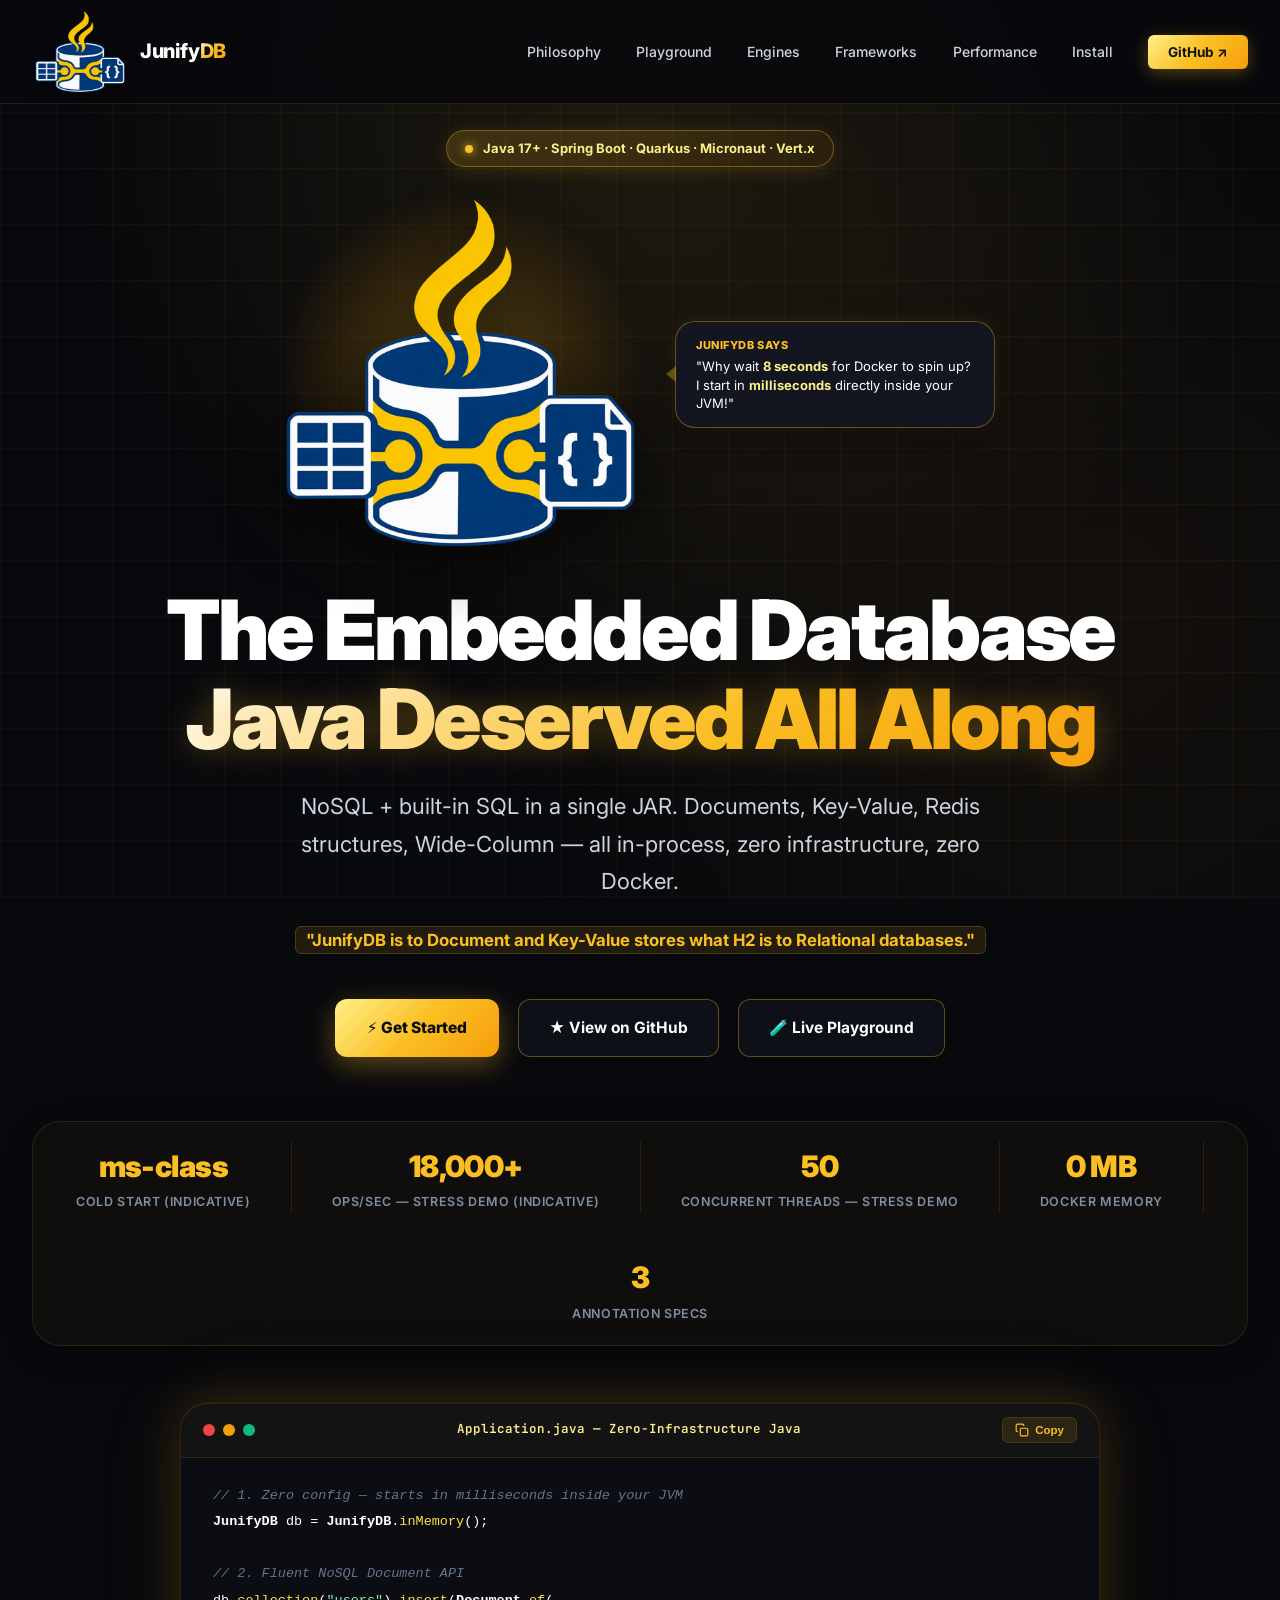
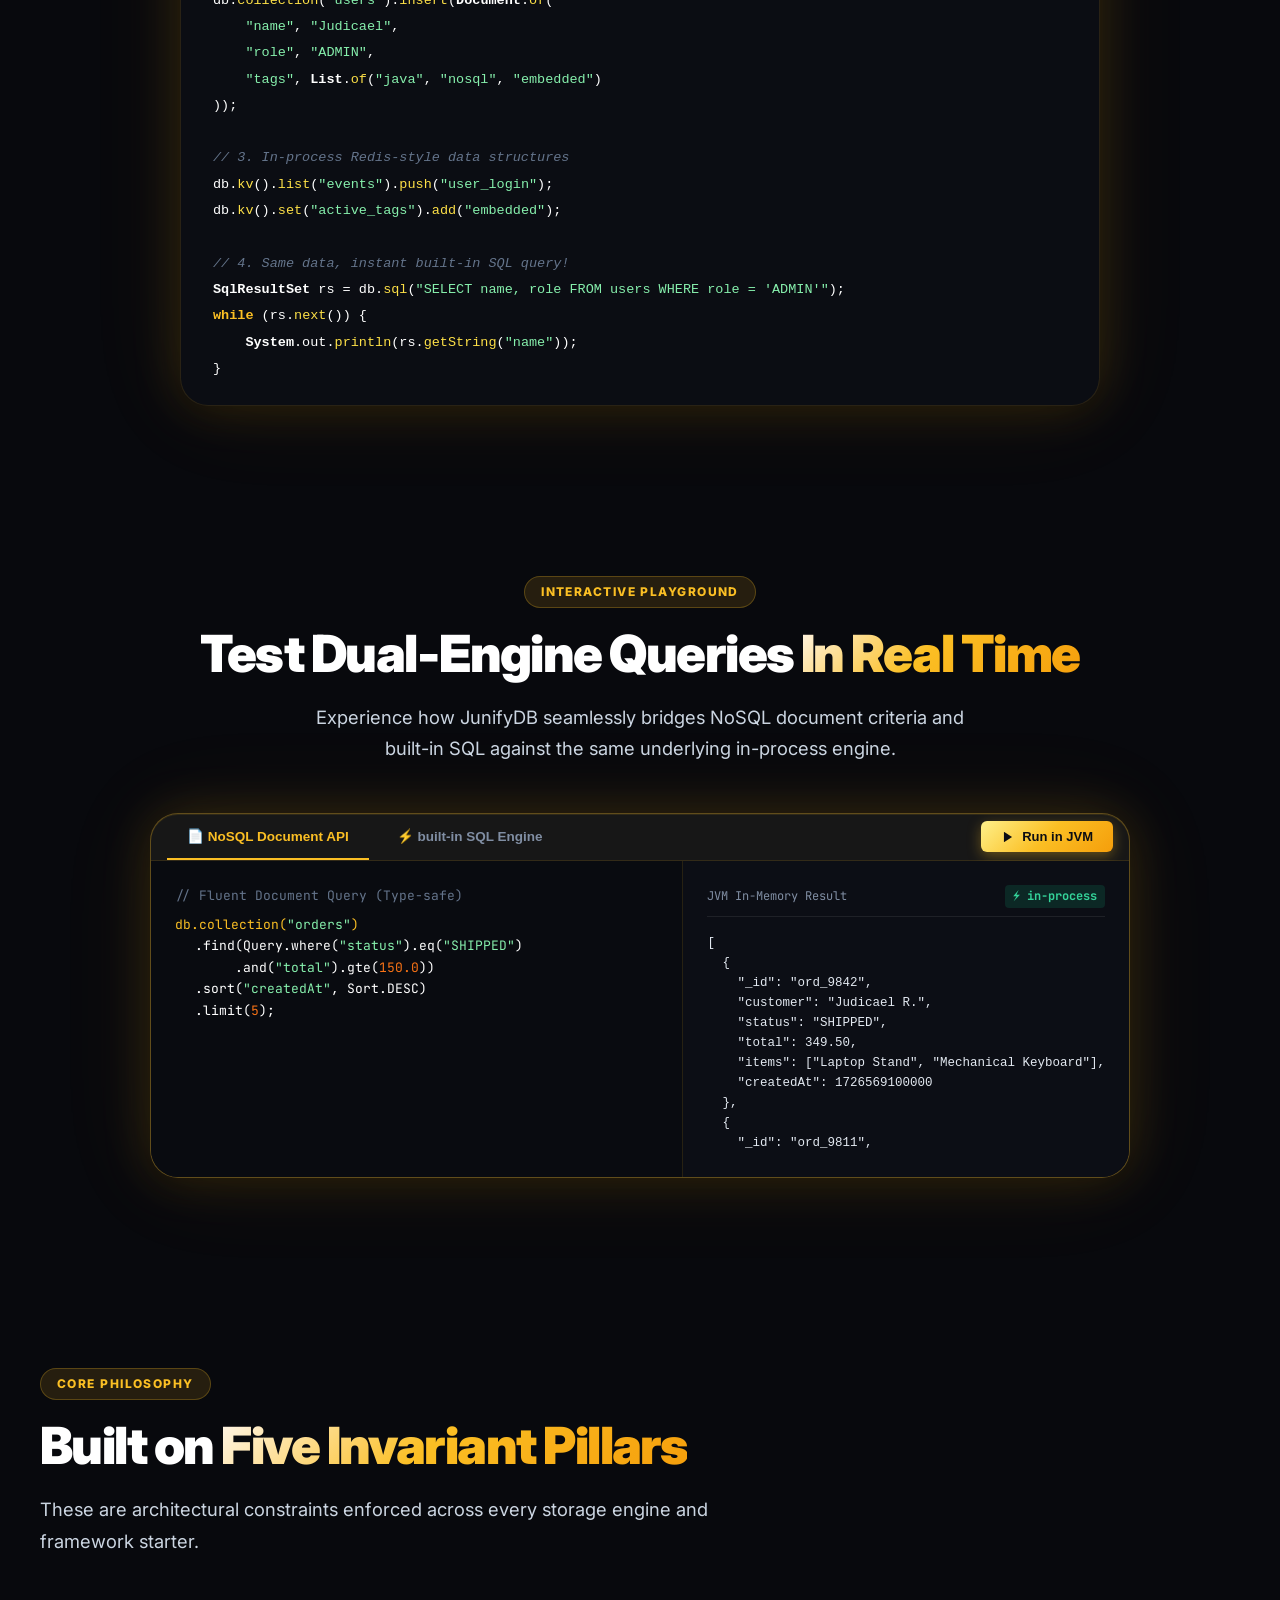
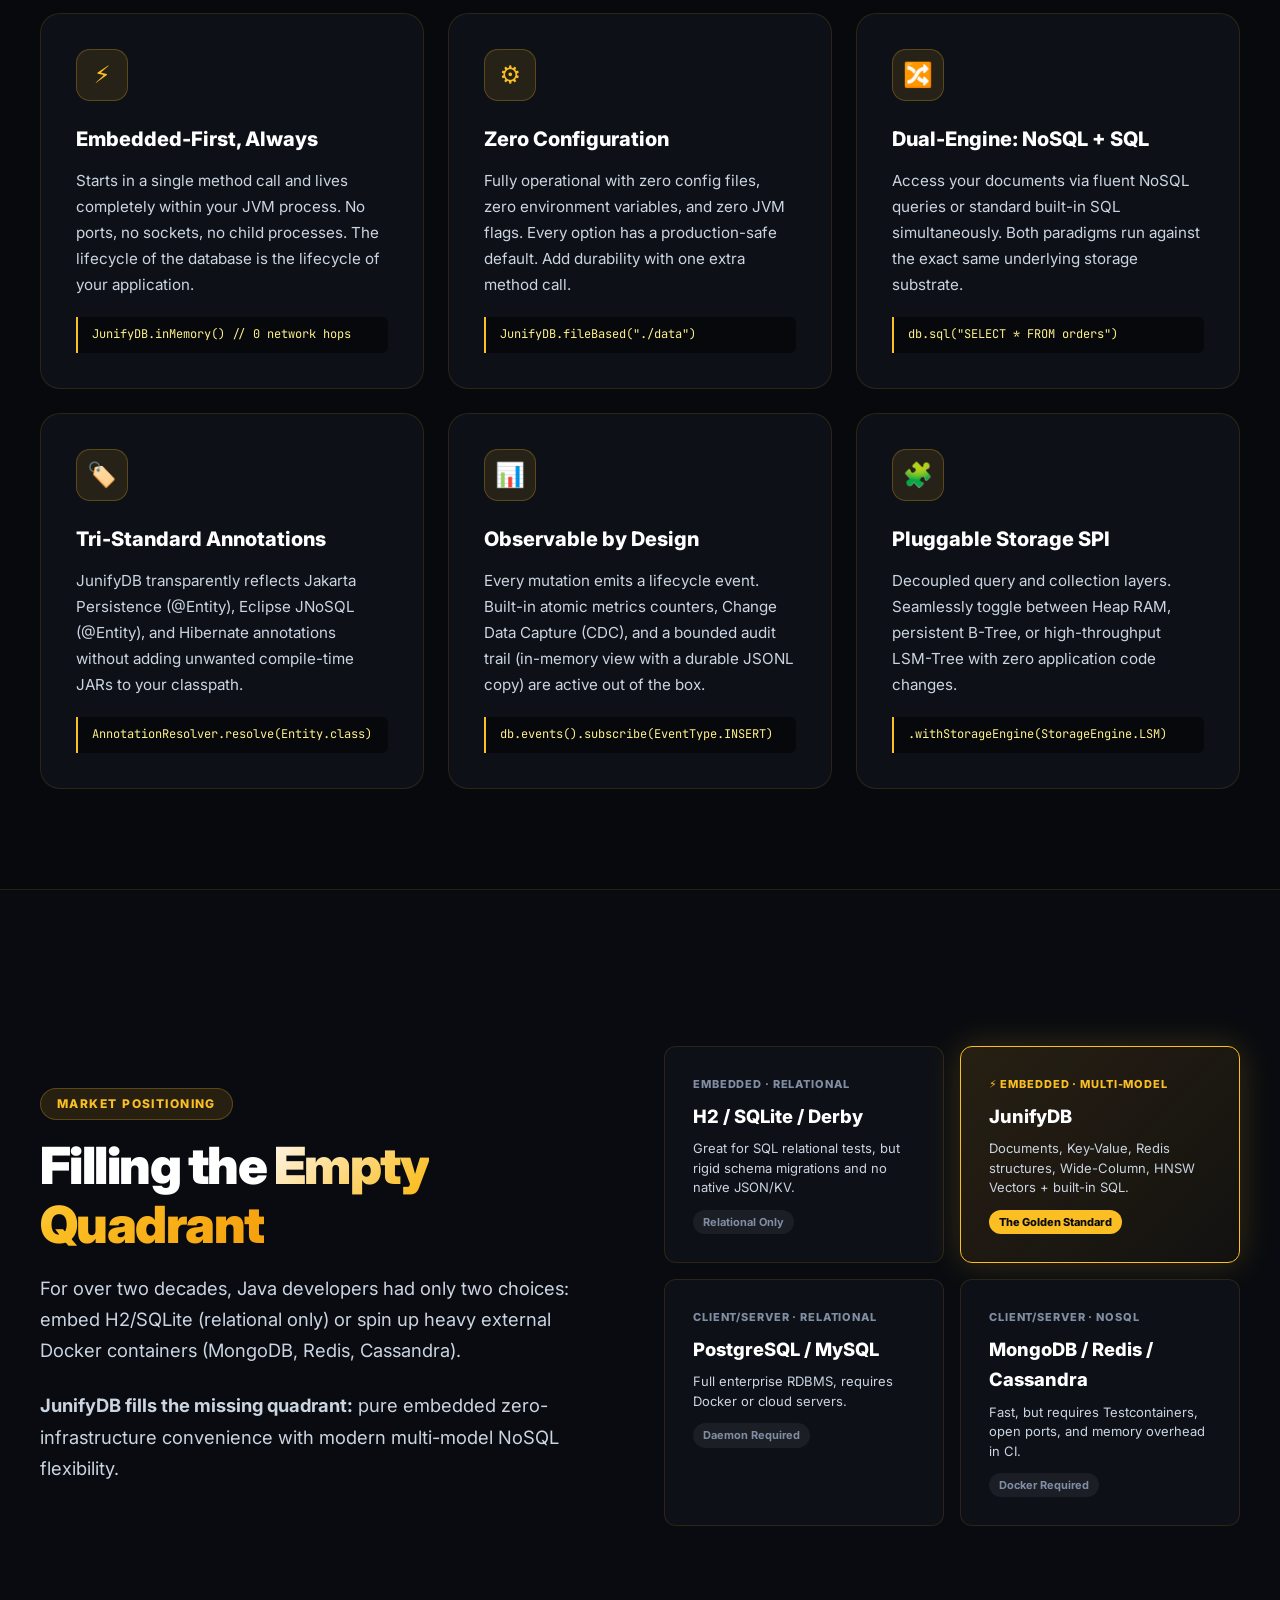
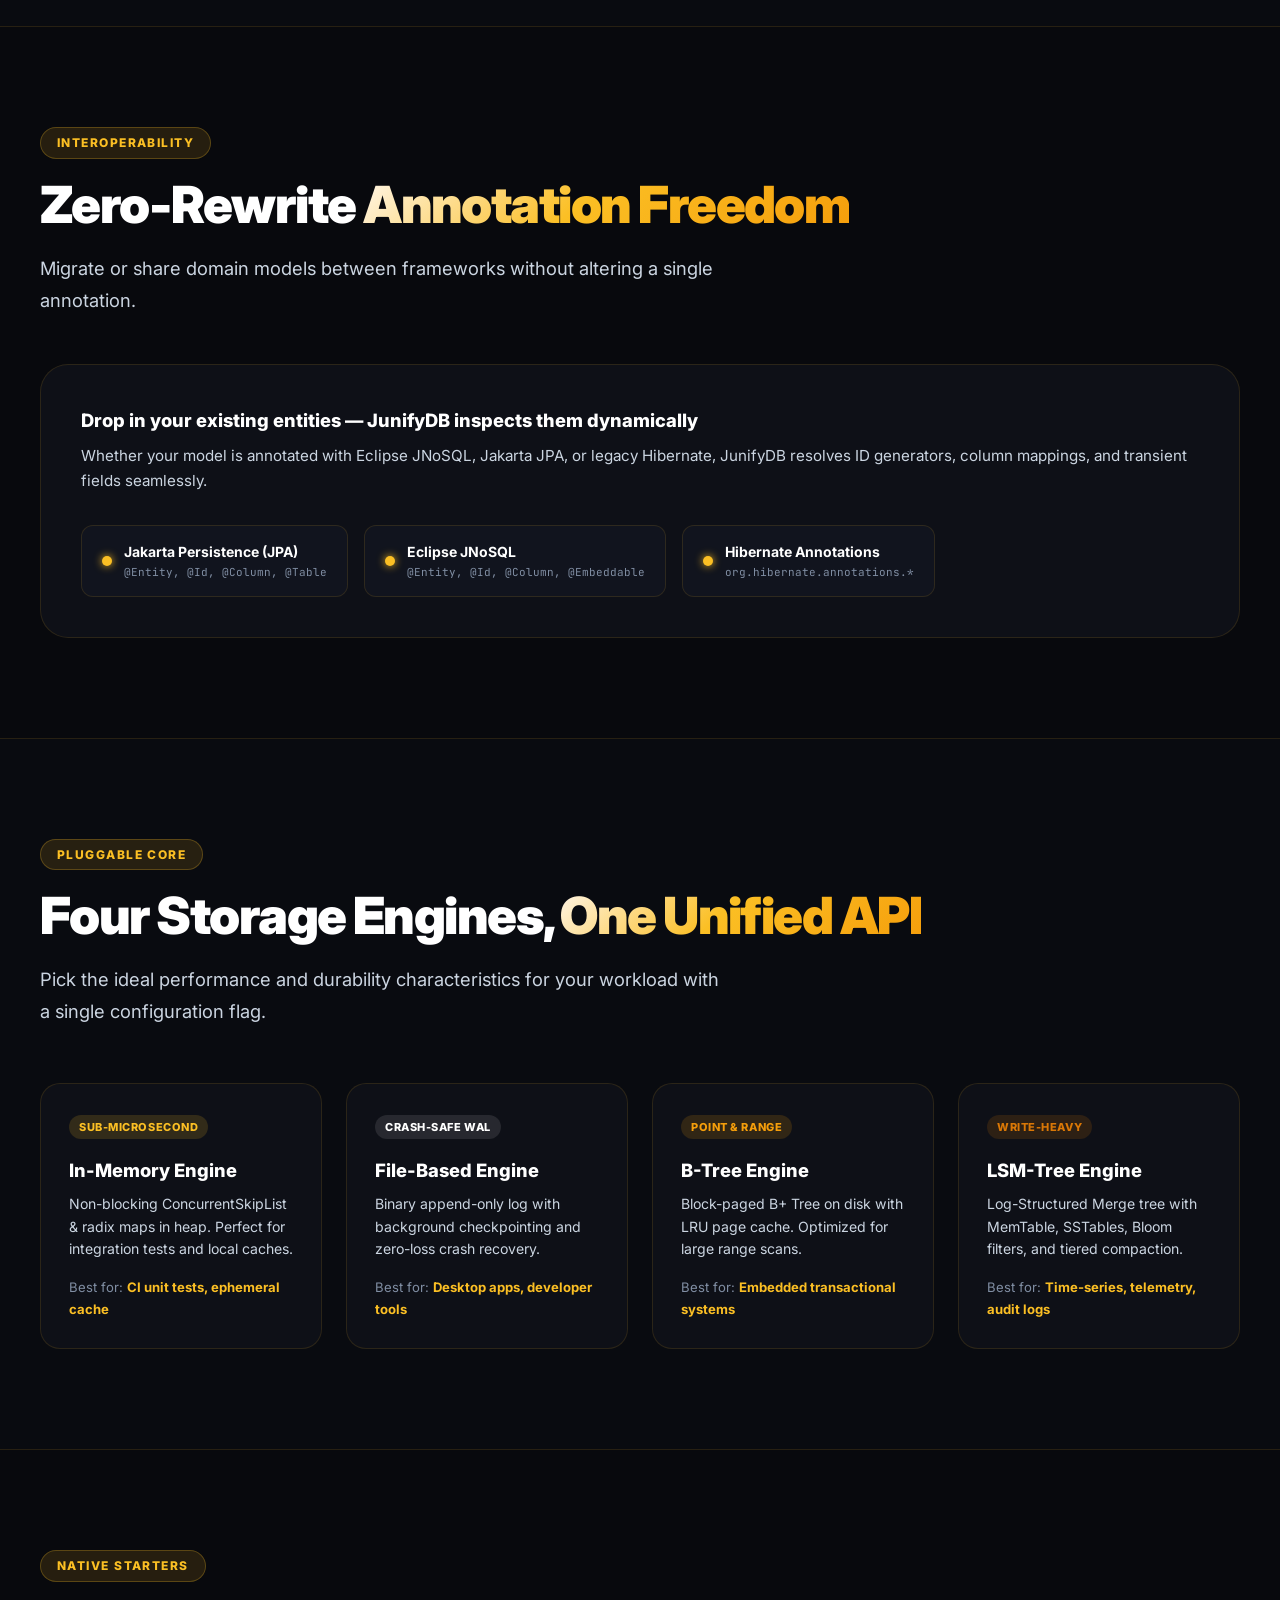
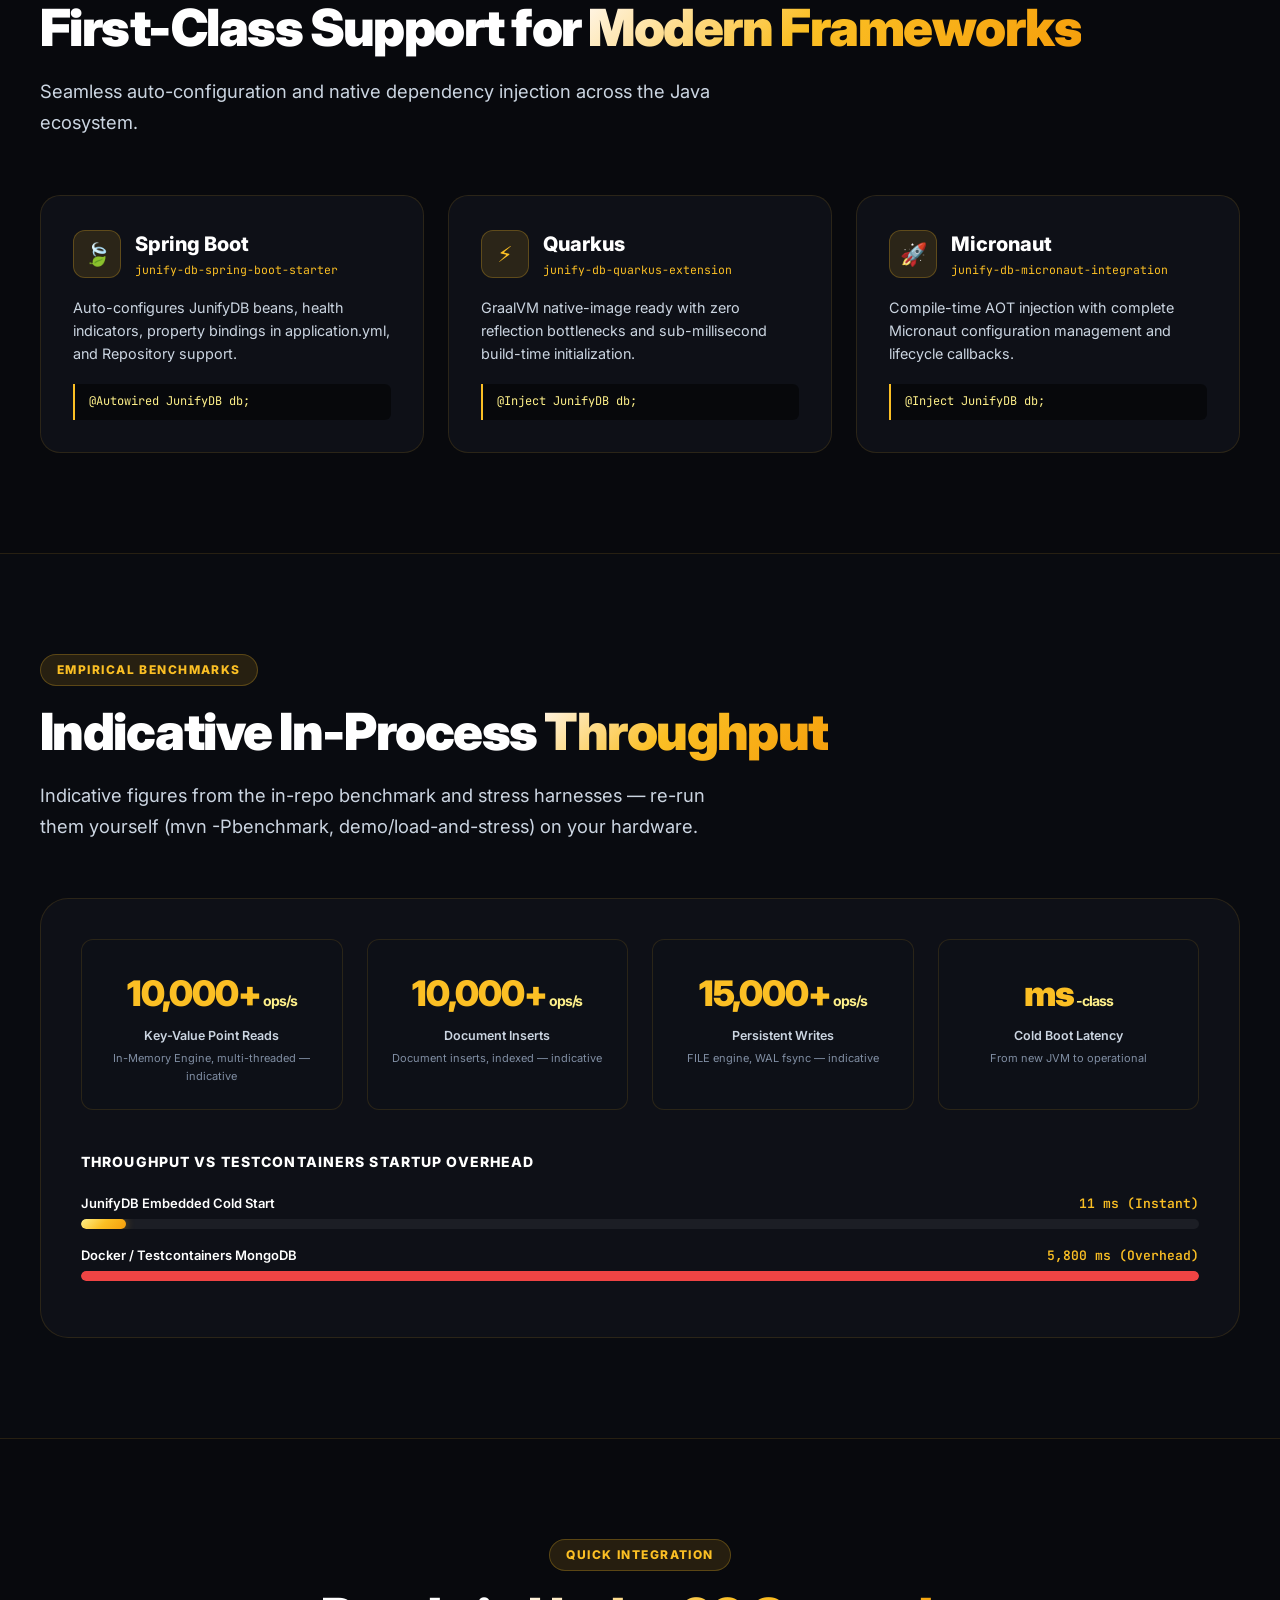
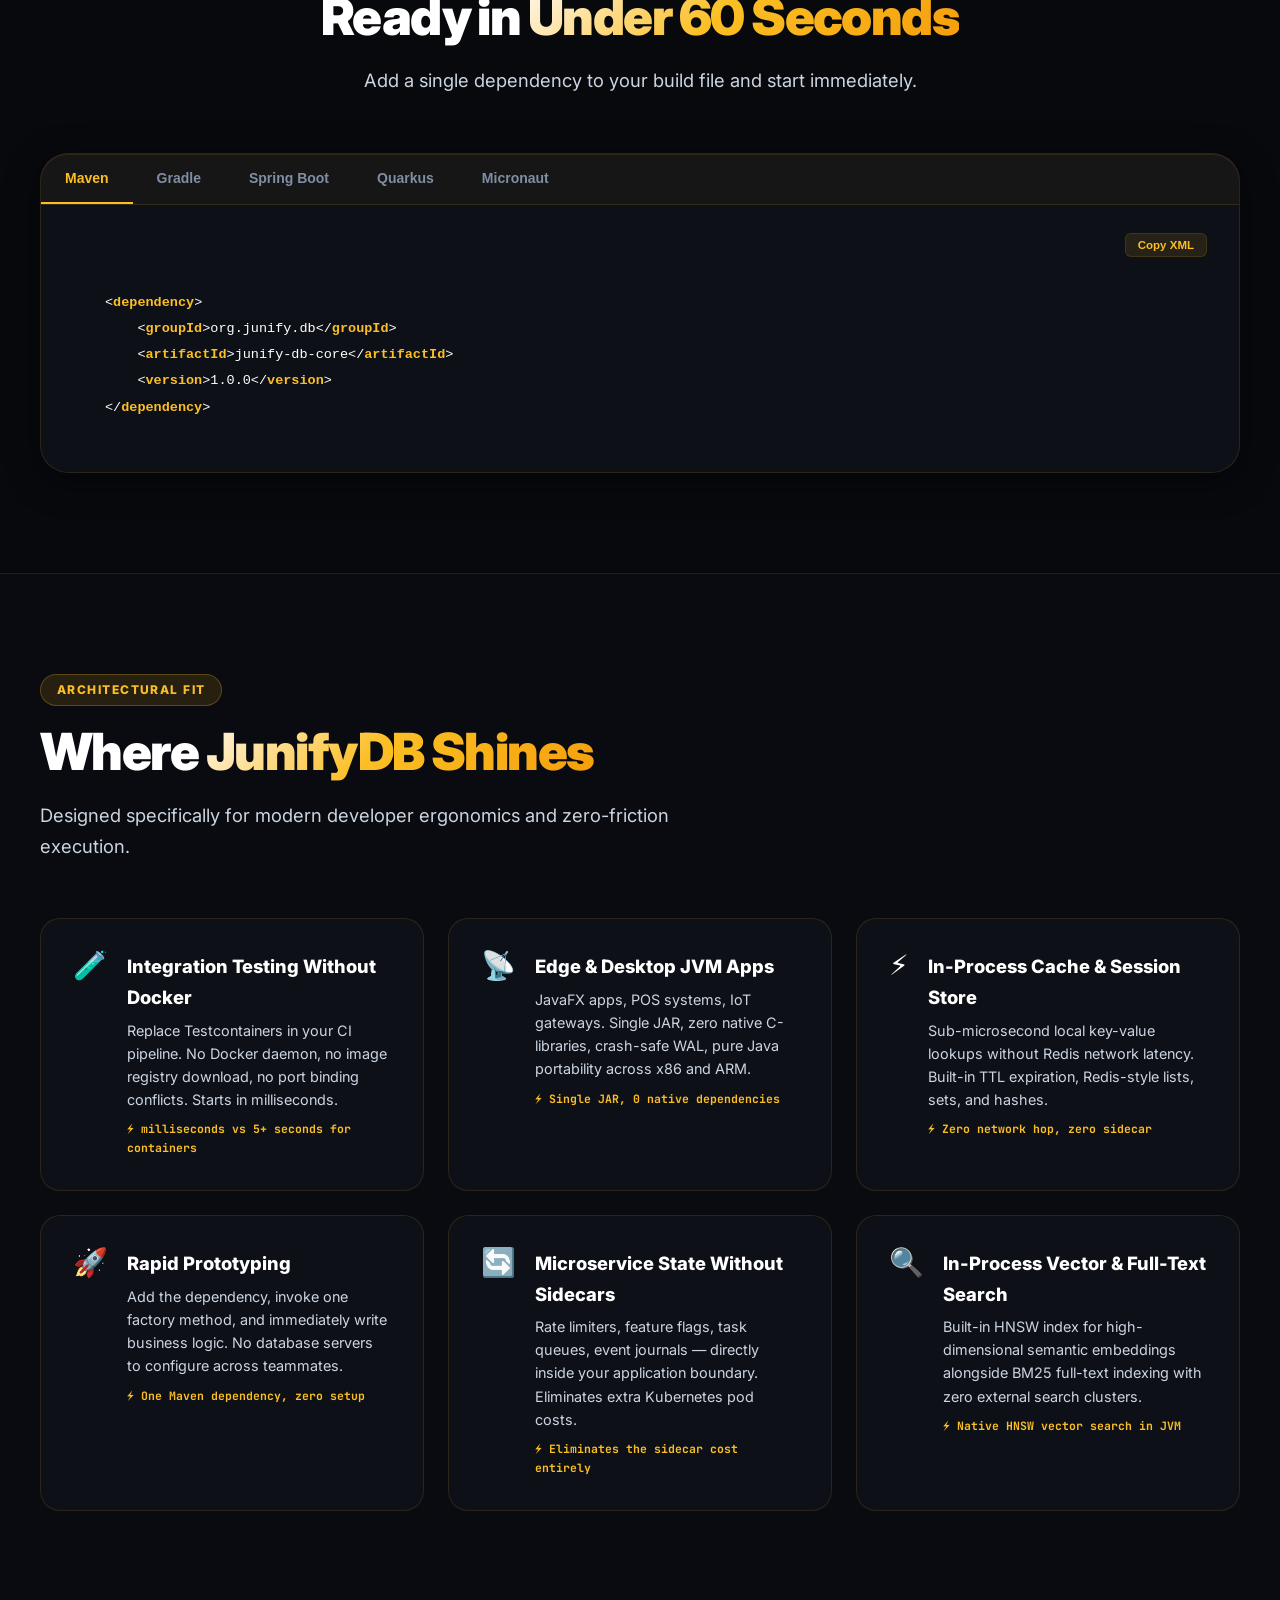
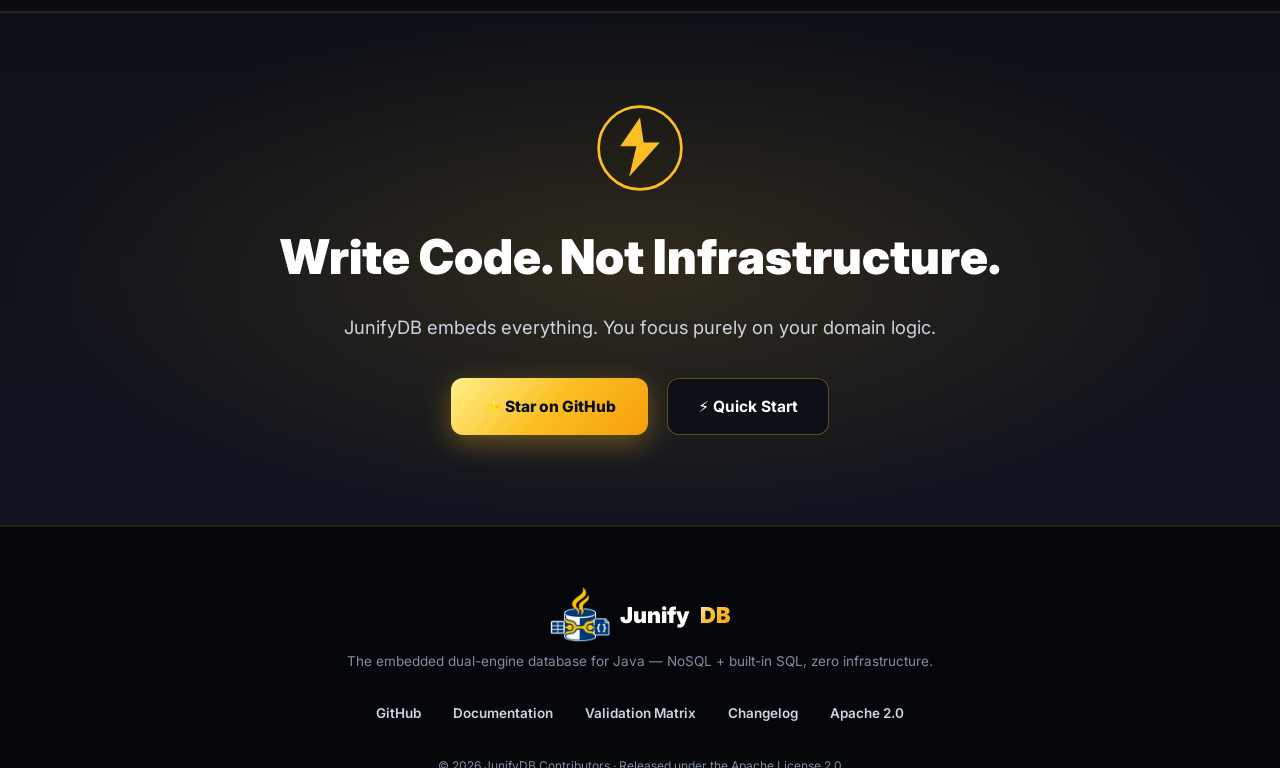
<file: docs/index.html>
<!DOCTYPE html>
<html lang="en">
<head>
  <meta charset="UTF-8" />
  <meta name="viewport" content="width=device-width, initial-scale=1.0" />
  <title>JunifyDB — The Embedded Dual-Engine Database for Java</title>
  <meta name="description" content="JunifyDB is the embedded multi-model database for Java. NoSQL + built-in SQL in a single JAR. Zero Docker. Zero daemon. Zero infrastructure. Spring Boot, Quarkus, Micronaut ready." />
  <meta name="keywords" content="JunifyDB, embedded database, Java, NoSQL, SQL, Spring Boot, Quarkus, Micronaut, JNoSQL, JPA, H2 alternative" />
  <meta property="og:title" content="JunifyDB — The Embedded Dual-Engine Database for Java" />
  <meta property="og:description" content="NoSQL + built-in SQL in a single JAR. Documents, Key-Value, Redis structures, Wide-Column — zero Docker, zero daemon." />
  <meta property="og:type" content="website" />
  <meta property="og:url" content="https://armand-ratombotiana.github.io/JunifyDB/" />
  <meta name="twitter:card" content="summary_large_image" />
  <meta name="twitter:title" content="JunifyDB — Embedded Dual-Engine Java Database" />
  <meta name="twitter:description" content="Blazing 85k+ ops/sec embedded NoSQL + SQL for JVM applications." />

  <!-- Canonical brand favicons (owner-supplied mark, 2026-09-21) -->
  <link rel="icon" type="image/png" sizes="64x64" href="assets/favicon-64.png" />
  <link rel="icon" type="image/png" sizes="256x256" href="assets/favicon-256.png" />

  <link rel="preconnect" href="https://fonts.googleapis.com" />
  <link rel="preconnect" href="https://fonts.gstatic.com" crossorigin />
  <link href="https://fonts.googleapis.com/css2?family=Inter:wght@300;400;500;600;700;800;900&family=JetBrains+Mono:wght@400;500;700&display=swap" rel="stylesheet" />

  <style>
    /* ═══════════════════════════════════════════════
       DESIGN TOKENS — ELECTRIC YELLOW / GOLD / WHITE THEME
    ═══════════════════════════════════════════════ */
    :root {
      --c-bg:           #08090d;
      --c-bg-card:      #0e1017;
      --c-bg-card-alt:  #131620;
      --c-bg-glass:     rgba(251, 191, 36, 0.03);
      --c-border:       rgba(251, 191, 36, 0.12);
      --c-border-hover: rgba(251, 191, 36, 0.35);
      --c-border-glow:  rgba(251, 191, 36, 0.5);

      /* Yellow & Gold Palette */
      --c-yellow-light: #fef08a; /* Canary 200 */
      --c-yellow:       #fbbf24; /* Amber Gold 400 */
      --c-amber:        #f59e0b; /* Solar Gold 500 */
      --c-amber-dark:   #d97706; /* Bronze 600 */
      --c-amber-deep:   #b45309; /* Flame 700 */

      /* Pure White & Neutral Gradients */
      --c-white:        #ffffff;
      --text-primary:   #ffffff;
      --text-secondary: #cbd5e1;
      --text-muted:     #808ea3;

      /* Gradients */
      --gradient-gold:      linear-gradient(135deg, #fff7ed 0%, #fbbf24 45%, #f59e0b 100%);
      --gradient-gold-text: linear-gradient(135deg, #ffffff 0%, #fbbf24 60%, #f59e0b 100%);
      --gradient-button:    linear-gradient(135deg, #fef08a 0%, #fbbf24 50%, #f59e0b 100%);
      --gradient-card:      linear-gradient(135deg, rgba(251, 191, 36, 0.06) 0%, rgba(245, 158, 11, 0.02) 100%);
      --gradient-badge:     linear-gradient(135deg, rgba(251, 191, 36, 0.18) 0%, rgba(245, 158, 11, 0.08) 100%);

      /* Typography */
      --font-sans: 'Inter', system-ui, -apple-system, sans-serif;
      --font-mono: 'JetBrains Mono', 'Fira Code', monospace;

      /* Radius */
      --radius-sm: 6px;
      --radius-md: 12px;
      --radius-lg: 20px;
      --radius-xl: 28px;

      /* Glow & Shadows */
      --shadow-glow:  0 0 50px rgba(251, 191, 36, 0.16), 0 0 100px rgba(245, 158, 11, 0.08);
      --shadow-card:  0 8px 32px rgba(0, 0, 0, 0.5), 0 1px 0 rgba(251, 191, 36, 0.1) inset;
      --shadow-btn:   0 8px 28px rgba(251, 191, 36, 0.35);
    }

    /* ═══════════════════════════════════════════════
       RESET & BASE
    ═══════════════════════════════════════════════ */
    *, *::before, *::after { box-sizing: border-box; margin: 0; padding: 0; }
    html { scroll-behavior: smooth; }
    body {
      font-family: var(--font-sans);
      background: var(--c-bg);
      color: var(--text-primary);
      line-height: 1.65;
      overflow-x: hidden;
      position: relative;
    }
    ::selection { background: rgba(251, 191, 36, 0.35); color: #ffffff; }

    /* Scrollbar */
    ::-webkit-scrollbar { width: 7px; }
    ::-webkit-scrollbar-track { background: var(--c-bg); }
    ::-webkit-scrollbar-thumb { background: rgba(251, 191, 36, 0.3); border-radius: 4px; }
    ::-webkit-scrollbar-thumb:hover { background: rgba(251, 191, 36, 0.6); }

    /* Animated Grid Background with Warm Amber Photons */
    .bg-grid {
      position: fixed; inset: 0; z-index: 0; pointer-events: none;
      background-image:
        linear-gradient(rgba(251, 191, 36, 0.04) 1px, transparent 1px),
        linear-gradient(90deg, rgba(251, 191, 36, 0.04) 1px, transparent 1px);
      background-size: 56px 56px;
      animation: gridPulse 9s ease-in-out infinite;
    }
    .bg-radial-glow {
      position: fixed; inset: 0; z-index: 0; pointer-events: none;
      background: radial-gradient(circle at 50% 15%, rgba(251, 191, 36, 0.09) 0%, transparent 60%),
                  radial-gradient(circle at 85% 70%, rgba(245, 158, 11, 0.05) 0%, transparent 50%);
    }
    @keyframes gridPulse {
      0%, 100% { opacity: 0.6; }
      50% { opacity: 1; }
    }

    /* ═══════════════════════════════════════════════
       NAVIGATION
    ═══════════════════════════════════════════════ */
    nav {
      position: fixed; top: 0; left: 0; right: 0; z-index: 100;
      background: rgba(8, 9, 13, 0.88);
      backdrop-filter: blur(20px);
      border-bottom: 1px solid var(--c-border);
      padding: 0 2rem;
      height: 104px;
      display: flex; align-items: center; justify-content: space-between;
      transition: background 0.3s;
    }
    .nav-logo {
      display: flex; align-items: center; gap: 12px;
      text-decoration: none;
    }
    .nav-logo-icon {
      width: 96px; height: 88px;
      display: flex; align-items: center; justify-content: center;
      border-radius: 16px;
      transition: transform 0.25s cubic-bezier(0.34, 1.56, 0.64, 1);
    }
    .nav-logo:hover .nav-logo-icon { transform: scale(1.08) rotate(4deg); }
    .nav-logo-text {
      font-size: 20px; font-weight: 800; letter-spacing: -0.02em;
      color: var(--c-white);
    }
    .nav-logo-text span {
      background: var(--gradient-gold);
      -webkit-background-clip: text; -webkit-text-fill-color: transparent;
    }
    .nav-mascot-pill {
      display: inline-flex; align-items: center; gap: 6px;
      font-size: 11px; font-weight: 700;
      color: #0f1117; background: var(--c-yellow);
      padding: 2px 8px; border-radius: 100px;
      margin-left: 4px; text-transform: uppercase; letter-spacing: 0.04em;
    }
    .nav-links {
      display: flex; align-items: center; gap: 2.2rem;
      list-style: none;
    }
    .nav-links a {
      color: var(--text-secondary); text-decoration: none; font-size: 14px; font-weight: 500;
      transition: color 0.2s, transform 0.2s;
    }
    .nav-links a:hover { color: var(--c-yellow); }
    .nav-cta {
      background: var(--gradient-button);
      color: #0f1117 !important;
      padding: 9px 20px; border-radius: var(--radius-sm);
      font-size: 13.5px !important; font-weight: 700 !important;
      box-shadow: 0 4px 16px rgba(251, 191, 36, 0.3);
      transition: transform 0.2s, box-shadow 0.2s !important;
    }
    .nav-cta:hover { transform: translateY(-1px); box-shadow: 0 6px 22px rgba(251, 191, 36, 0.45); }

    /* Mobile Hamburger */
    .mobile-menu-btn {
      display: none;
      background: none; border: none; cursor: pointer;
      padding: 8px; color: var(--c-white);
    }
    .mobile-drawer {
      display: none;
      position: fixed; top: 68px; left: 0; right: 0;
      background: rgba(12, 14, 20, 0.98);
      border-bottom: 1px solid var(--c-border);
      padding: 1.5rem 2rem;
      flex-direction: column; gap: 1.2rem;
      backdrop-filter: blur(25px);
      z-index: 99;
      transform: translateY(-10px); opacity: 0;
      transition: transform 0.3s ease, opacity 0.3s ease;
    }
    .mobile-drawer.open {
      display: flex; transform: translateY(0); opacity: 1;
    }
    .mobile-drawer a {
      color: var(--text-primary); text-decoration: none; font-size: 16px; font-weight: 600;
      padding: 6px 0; border-bottom: 1px solid rgba(255, 255, 255, 0.05);
    }

    /* ═══════════════════════════════════════════════
       HERO SECTION — DYNAMIC MASCOT & VALUE PROPOSITION
    ═══════════════════════════════════════════════ */
    .hero {
      position: relative; z-index: 1;
      min-height: 94vh;
      display: flex; flex-direction: column;
      align-items: center; justify-content: center;
      text-align: center;
      padding: 130px 2rem 80px;
    }
    .hero-badge {
      display: inline-flex; align-items: center; gap: 10px;
      background: var(--gradient-badge);
      border: 1px solid var(--c-border-hover);
      border-radius: 100px;
      padding: 7px 18px; margin-bottom: 2rem;
      font-size: 13px; font-weight: 700; color: var(--c-yellow-light);
      box-shadow: 0 4px 20px rgba(251, 191, 36, 0.15);
    }
    .hero-badge-dot {
      width: 8px; height: 8px; border-radius: 50%;
      background: var(--c-yellow);
      box-shadow: 0 0 10px var(--c-yellow);
      animation: badgePulse 2s ease-in-out infinite;
    }
    @keyframes badgePulse {
      0%, 100% { opacity: 1; transform: scale(1); }
      50% { opacity: 0.4; transform: scale(0.7); }
    }

    /* Mascot Hero Display Container */
    .hero-mascot-row {
      display: flex; align-items: center; justify-content: center;
      gap: 2.5rem; margin-bottom: 2.2rem;
      flex-wrap: wrap;
    }
    .mascot-avatar-wrap {
      position: relative;
      width: 350px; height: 350px;
      display: flex; align-items: center; justify-content: center;
      animation: floatMascot 4.5s ease-in-out infinite;
    }
    @keyframes floatMascot {
      0%, 100% { transform: translateY(0px) rotate(0deg); }
      50% { transform: translateY(-8px) rotate(1.5deg); }
    }
    .mascot-aura {
      position: absolute; inset: -10px;
      background: radial-gradient(circle, rgba(251, 191, 36, 0.35) 0%, rgba(245, 158, 11, 0.1) 50%, transparent 70%);
      border-radius: 50%; z-index: 0;
      animation: auraPulse 3s ease-in-out infinite;
    }
    @keyframes auraPulse {
      0%, 100% { transform: scale(1); opacity: 0.8; }
      50% { transform: scale(1.15); opacity: 1; }
    }
    .mascot-svg {
      position: relative; z-index: 1;
      width: 100%; height: 100%;
      object-fit: contain;
      filter: drop-shadow(0 16px 32px rgba(0, 0, 0, 0.65));
    }
    .mascot-speech-bubble {
      background: var(--c-bg-card-alt);
      border: 1px solid var(--c-border-hover);
      border-radius: var(--radius-lg);
      padding: 14px 20px;
      max-width: 320px;
      text-align: left;
      position: relative;
      box-shadow: 0 10px 30px rgba(0,0,0,0.4), 0 0 20px rgba(251, 191, 36, 0.1);
    }
    .mascot-speech-bubble::before {
      content: '';
      position: absolute; left: -10px; top: 50%; transform: translateY(-50%);
      border-width: 8px 10px 8px 0;
      border-style: solid;
      border-color: transparent var(--c-border-hover) transparent transparent;
    }
    .mascot-name-tag {
      font-size: 11px; font-weight: 800; text-transform: uppercase;
      color: var(--c-yellow); letter-spacing: 0.05em; margin-bottom: 3px;
    }
    .mascot-speech-text {
      font-size: 13px; color: var(--text-primary); line-height: 1.45;
    }
    .mascot-speech-text strong { color: var(--c-yellow-light); }

    .hero h1 {
      font-size: clamp(2.6rem, 7vw, 5.2rem);
      font-weight: 900; line-height: 1.08;
      letter-spacing: -0.035em;
      margin-bottom: 1.5rem;
      max-width: 1080px;
    }
    .hero h1 .text-white { color: #ffffff; }
    .hero h1 .text-gradient {
      background: var(--gradient-gold-text);
      -webkit-background-clip: text; -webkit-text-fill-color: transparent;
      text-shadow: 0 0 35px rgba(251, 191, 36, 0.3);
    }
    .hero-sub {
      font-size: clamp(1.15rem, 2.3vw, 1.38rem);
      color: var(--text-secondary); max-width: 760px;
      margin: 0 auto 1.6rem;
      line-height: 1.7;
    }
    .hero-tagline {
      font-size: 1.05rem; color: var(--text-muted);
      margin-bottom: 2.8rem;
    }
    .hero-tagline strong {
      color: var(--c-yellow); font-weight: 700;
      background: rgba(251, 191, 36, 0.1);
      padding: 3px 10px; border-radius: 6px;
      border: 1px solid rgba(251, 191, 36, 0.2);
    }
    .hero-actions {
      display: flex; gap: 1.2rem; flex-wrap: wrap; justify-content: center;
      margin-bottom: 4rem;
    }
    .btn-primary {
      display: inline-flex; align-items: center; gap: 9px;
      background: var(--gradient-button);
      color: #0b0c10; text-decoration: none;
      padding: 15px 32px; border-radius: var(--radius-md);
      font-size: 15.5px; font-weight: 800;
      box-shadow: var(--shadow-btn);
      transition: transform 0.25s, box-shadow 0.25s;
    }
    .btn-primary:hover {
      transform: translateY(-3px);
      box-shadow: 0 12px 36px rgba(251, 191, 36, 0.5);
    }
    .btn-secondary {
      display: inline-flex; align-items: center; gap: 9px;
      background: var(--c-bg-card);
      border: 1px solid var(--c-border-hover);
      color: var(--c-white); text-decoration: none;
      padding: 15px 30px; border-radius: var(--radius-md);
      font-size: 15.5px; font-weight: 700;
      backdrop-filter: blur(10px);
      transition: border-color 0.2s, background 0.2s, transform 0.2s;
    }
    .btn-secondary:hover {
      border-color: var(--c-yellow);
      background: rgba(251, 191, 36, 0.08);
      transform: translateY(-2px);
    }

    /* Hero Stats Strip */
    .hero-stats {
      display: flex; gap: 2.5rem; flex-wrap: wrap; justify-content: center;
      background: var(--c-bg-glass);
      border: 1px solid var(--c-border);
      border-radius: var(--radius-xl);
      padding: 1.25rem 2.5rem;
      backdrop-filter: blur(16px);
      box-shadow: 0 8px 30px rgba(0,0,0,0.3);
    }
    .hero-stat {
      display: flex; flex-direction: column; align-items: center;
    }
    .hero-stat-value {
      font-size: 1.85rem; font-weight: 900;
      color: var(--c-yellow);
      letter-spacing: -0.02em;
    }
    .hero-stat-label { font-size: 12.5px; color: var(--text-muted); margin-top: 2px; font-weight: 600; text-transform: uppercase; letter-spacing: 0.05em; }
    .hero-stat-sep { width: 1px; background: var(--c-border); align-self: stretch; }

    /* ═══════════════════════════════════════════════
       HERO CODE PANEL
    ═══════════════════════════════════════════════ */
    .hero-code-wrap {
      width: 100%; max-width: 920px; margin: 3.5rem auto 0;
      position: relative;
    }
    .code-panel {
      background: #0b0d13;
      border: 1px solid var(--c-border);
      border-radius: var(--radius-xl);
      overflow: hidden;
      backdrop-filter: blur(20px);
      box-shadow: var(--shadow-glow), var(--shadow-card);
      text-align: left;
    }
    .code-panel-header {
      display: flex; align-items: center; justify-content: space-between;
      padding: 14px 22px;
      border-bottom: 1px solid var(--c-border);
      background: rgba(251, 191, 36, 0.03);
    }
    .code-dots { display: flex; align-items: center; gap: 8px; }
    .code-dot { width: 12px; height: 12px; border-radius: 50%; }
    .code-dot-r { background: #ef4444; }
    .code-dot-y { background: #f59e0b; }
    .code-dot-g { background: #10b981; }
    .code-panel-title {
      font-size: 12.5px; font-family: var(--font-mono);
      color: var(--c-yellow-light); font-weight: 600;
    }
    .copy-btn {
      background: rgba(251, 191, 36, 0.1);
      border: 1px solid var(--c-border);
      color: var(--c-yellow);
      font-size: 11.5px; font-weight: 700;
      padding: 5px 12px; border-radius: var(--radius-sm);
      cursor: pointer; display: flex; align-items: center; gap: 6px;
      transition: background 0.2s, border-color 0.2s, color 0.2s;
    }
    .copy-btn:hover { background: rgba(251, 191, 36, 0.2); border-color: var(--c-yellow); }
    .copy-btn.copied { background: #10b981; border-color: #10b981; color: #ffffff; }

    .code-body {
      padding: 1.5rem 2rem;
      font-family: var(--font-mono); font-size: 13.5px; line-height: 1.8;
      overflow-x: auto;
    }
    .kw  { color: #fbbf24; font-weight: 700; } /* Yellow keyword */
    .cls { color: #ffffff; font-weight: 700; } /* White class */
    .fn  { color: #fde047; }                   /* Bright yellow method */
    .str { color: #86efac; }                   /* Mint string */
    .num { color: #f97316; }                   /* Flame number */
    .ann { color: #f59e0b; font-weight: 600; } /* Amber annotation */
    .cmt { color: #64748b; font-style: italic; }

    /* ═══════════════════════════════════════════════
       INTERACTIVE QUERY PLAYGROUND SECTION (NEW)
    ═══════════════════════════════════════════════ */
    .playground-section {
      padding: 90px 2rem;
      position: relative; z-index: 1;
    }
    .playground-box {
      max-width: 980px; margin: 3rem auto 0;
      background: var(--c-bg-card);
      border: 1px solid var(--c-border-hover);
      border-radius: var(--radius-xl);
      overflow: hidden;
      box-shadow: var(--shadow-glow), var(--shadow-card);
    }
    .playground-nav {
      display: flex; align-items: center; justify-content: space-between;
      border-bottom: 1px solid var(--c-border);
      background: rgba(251, 191, 36, 0.04);
      padding: 0 1rem;
    }
    .playground-tabs { display: flex; gap: 0.5rem; }
    .pg-tab {
      padding: 14px 20px; font-size: 13.5px; font-weight: 700;
      color: var(--text-muted); cursor: pointer; border: none; background: none;
      border-bottom: 2px solid transparent; transition: all 0.2s;
    }
    .pg-tab.active {
      color: var(--c-yellow); border-bottom-color: var(--c-yellow);
    }
    .pg-run-btn {
      background: var(--gradient-button);
      color: #0c0d12; border: none;
      padding: 8px 20px; border-radius: var(--radius-sm);
      font-size: 13px; font-weight: 800; cursor: pointer;
      display: flex; align-items: center; gap: 7px;
      box-shadow: 0 4px 14px rgba(251, 191, 36, 0.35);
      transition: transform 0.2s, box-shadow 0.2s;
    }
    .pg-run-btn:hover { transform: translateY(-1px); box-shadow: 0 6px 20px rgba(251, 191, 36, 0.5); }

    .playground-grid {
      display: grid; grid-template-columns: 1.15fr 0.85fr;
      min-height: 280px;
    }
    .pg-editor-panel {
      padding: 1.5rem; border-right: 1px solid var(--c-border);
      background: #090b10;
      font-family: var(--font-mono); font-size: 13px;
    }
    .pg-result-panel {
      padding: 1.5rem; background: #0c0e15;
      font-family: var(--font-mono); font-size: 12.5px;
      display: flex; flex-direction: column;
    }
    .pg-result-header {
      display: flex; align-items: center; justify-content: space-between;
      margin-bottom: 1rem; padding-bottom: 0.5rem;
      border-bottom: 1px solid rgba(255, 255, 255, 0.08);
      font-size: 12px; color: var(--text-muted);
    }
    .pg-latency-badge {
      background: rgba(16, 185, 129, 0.15);
      color: #34d399; font-weight: 700;
      padding: 2px 8px; border-radius: 4px;
    }
    .pg-output-json {
      color: #e2e8f0; overflow-y: auto; max-height: 220px; line-height: 1.6;
    }

    /* ═══════════════════════════════════════════════
       SECTION COMMON LAYOUT
    ═══════════════════════════════════════════════ */
    section {
      padding: 100px 2rem;
      position: relative; z-index: 1;
    }
    .container { max-width: 1200px; margin: 0 auto; }
    .section-label {
      display: inline-block;
      font-size: 12px; font-weight: 800; letter-spacing: 0.12em;
      text-transform: uppercase; color: var(--c-yellow);
      background: rgba(251, 191, 36, 0.12);
      border: 1px solid rgba(251, 191, 36, 0.25);
      border-radius: 100px;
      padding: 5px 16px; margin-bottom: 1rem;
    }
    .section-title {
      font-size: clamp(2rem, 4.5vw, 3.2rem);
      font-weight: 900; letter-spacing: -0.03em;
      line-height: 1.15; margin-bottom: 1.2rem;
      color: #ffffff;
    }
    .section-title .text-gradient {
      background: var(--gradient-gold);
      -webkit-background-clip: text; -webkit-text-fill-color: transparent;
    }
    .section-desc {
      font-size: 1.15rem; color: var(--text-secondary);
      max-width: 680px; line-height: 1.7;
    }

    /* ═══════════════════════════════════════════════
       PHILOSOPHY PILLARS
    ═══════════════════════════════════════════════ */
    .pillars-grid {
      display: grid;
      grid-template-columns: repeat(auto-fit, minmax(320px, 1fr));
      gap: 1.5rem; margin-top: 3.5rem;
    }
    .pillar-card {
      background: var(--c-bg-card);
      border: 1px solid var(--c-border);
      border-radius: var(--radius-lg);
      padding: 2.2rem;
      position: relative; overflow: hidden;
      transition: border-color 0.3s, transform 0.3s, box-shadow 0.3s;
    }
    .pillar-card::before {
      content: ''; position: absolute; inset: 0;
      background: var(--gradient-card);
      opacity: 0; transition: opacity 0.3s;
      pointer-events: none;
    }
    .pillar-card:hover {
      border-color: var(--c-border-hover);
      transform: translateY(-4px);
      box-shadow: 0 12px 36px rgba(251, 191, 36, 0.12);
    }
    .pillar-card:hover::before { opacity: 1; }
    .pillar-icon-box {
      width: 52px; height: 52px; border-radius: 14px;
      background: rgba(251, 191, 36, 0.1);
      border: 1px solid rgba(251, 191, 36, 0.25);
      display: flex; align-items: center; justify-content: center;
      font-size: 24px; margin-bottom: 1.4rem;
      color: var(--c-yellow);
    }
    .pillar-title {
      font-size: 1.25rem; font-weight: 800; margin-bottom: 0.75rem;
      color: #ffffff;
    }
    .pillar-desc {
      color: var(--text-secondary); font-size: 0.95rem; line-height: 1.7;
    }
    .pillar-code {
      margin-top: 1.2rem; padding: 8px 14px;
      background: rgba(0, 0, 0, 0.5);
      border-left: 2px solid var(--c-yellow);
      border-radius: 0 var(--radius-sm) var(--radius-sm) 0;
      font-family: var(--font-mono); font-size: 12px;
      color: var(--c-yellow-light);
    }

    /* ═══════════════════════════════════════════════
       POSITIONING QUADRANT
    ═══════════════════════════════════════════════ */
    .positioning-wrap {
      display: grid; grid-template-columns: 1fr 1fr;
      gap: 3rem; align-items: center; margin-top: 3.5rem;
    }
    .quadrant-grid {
      display: grid; grid-template-columns: 1fr 1fr;
      gap: 1rem; position: relative;
    }
    .quad-cell {
      border: 1px solid var(--c-border);
      border-radius: var(--radius-md);
      padding: 1.75rem;
      background: var(--c-bg-card);
      position: relative;
    }
    .quad-cell.highlight {
      border-color: var(--c-yellow);
      background: linear-gradient(135deg, rgba(251, 191, 36, 0.12) 0%, rgba(245, 158, 11, 0.04) 100%);
      box-shadow: 0 0 35px rgba(251, 191, 36, 0.2);
    }
    .quad-cell-label {
      font-size: 11px; font-weight: 800; text-transform: uppercase;
      letter-spacing: 0.08em; color: var(--text-muted); margin-bottom: 0.5rem;
    }
    .quad-cell.highlight .quad-cell-label { color: var(--c-yellow); }
    .quad-cell-name {
      font-size: 1.15rem; font-weight: 800; margin-bottom: 0.5rem;
      color: #ffffff;
    }
    .quad-cell-desc { font-size: 13px; color: var(--text-secondary); line-height: 1.5; }
    .quad-badge {
      display: inline-block; margin-top: 0.75rem;
      font-size: 11px; font-weight: 700; padding: 3px 10px;
      border-radius: 100px;
    }
    .quad-badge.dim { background: rgba(255, 255, 255, 0.06); color: var(--text-muted); }
    .quad-badge.gold {
      background: var(--c-yellow); color: #0b0c10;
      font-weight: 800;
    }

    /* ═══════════════════════════════════════════════
       TRI-STANDARD ANNOTATIONS
    ═══════════════════════════════════════════════ */
    .annotation-strip {
      background: var(--c-bg-card);
      border: 1px solid var(--c-border);
      border-radius: var(--radius-xl);
      padding: 2.5rem; margin-top: 3rem;
    }
    .annotation-badges {
      display: flex; gap: 1rem; flex-wrap: wrap; margin-top: 2rem;
    }
    .ann-badge {
      display: flex; align-items: center; gap: 12px;
      background: #11141e;
      border: 1px solid var(--c-border);
      border-radius: var(--radius-md);
      padding: 14px 20px;
      transition: border-color 0.25s, transform 0.25s;
    }
    .ann-badge:hover { border-color: var(--c-yellow); transform: translateY(-2px); }
    .ann-dot { width: 10px; height: 10px; border-radius: 50%; background: var(--c-yellow); flex-shrink: 0; box-shadow: 0 0 8px var(--c-yellow); }
    .ann-name { font-size: 14px; font-weight: 700; color: #ffffff; }
    .ann-pkg { font-size: 11px; color: var(--text-muted); font-family: var(--font-mono); }

    /* ═══════════════════════════════════════════════
       STORAGE ENGINES
    ═══════════════════════════════════════════════ */
    .engines-grid {
      display: grid; grid-template-columns: repeat(auto-fit, minmax(260px, 1fr));
      gap: 1.5rem; margin-top: 3.5rem;
    }
    .engine-card {
      background: var(--c-bg-card);
      border: 1px solid var(--c-border);
      border-radius: var(--radius-lg);
      padding: 1.75rem;
      transition: all 0.3s;
    }
    .engine-card:hover {
      border-color: var(--c-border-hover);
      transform: translateY(-4px);
      box-shadow: 0 8px 30px rgba(251, 191, 36, 0.1);
    }
    .engine-badge {
      display: inline-block; font-size: 11px; font-weight: 800;
      padding: 3px 10px; border-radius: 100px; margin-bottom: 1rem;
      text-transform: uppercase; letter-spacing: 0.05em;
    }
    .engine-badge.gold { background: rgba(251, 191, 36, 0.15); color: var(--c-yellow); }
    .engine-badge.white { background: rgba(255, 255, 255, 0.1); color: #ffffff; }
    .engine-badge.amber { background: rgba(245, 158, 11, 0.15); color: var(--c-amber); }
    .engine-badge.bronze { background: rgba(217, 119, 6, 0.15); color: var(--c-amber-dark); }
    .engine-name { font-size: 1.15rem; font-weight: 800; margin-bottom: 0.5rem; color: #ffffff; }
    .engine-desc { font-size: 0.88rem; color: var(--text-secondary); line-height: 1.6; }
    .engine-use { font-size: 0.82rem; color: var(--text-muted); margin-top: 1rem; }
    .engine-use strong { color: var(--c-yellow); }

    /* ═══════════════════════════════════════════════
       FRAMEWORKS
    ═══════════════════════════════════════════════ */
    .frameworks-grid {
      display: grid; grid-template-columns: repeat(auto-fit, minmax(280px, 1fr));
      gap: 1.5rem; margin-top: 3.5rem;
    }
    .fw-card {
      background: var(--c-bg-card);
      border: 1px solid var(--c-border);
      border-radius: var(--radius-lg);
      padding: 2rem;
      transition: all 0.3s;
    }
    .fw-card:hover {
      border-color: var(--c-border-hover);
      transform: translateY(-4px);
      box-shadow: 0 10px 32px rgba(251, 191, 36, 0.12);
    }
    .fw-header { display: flex; align-items: center; gap: 14px; margin-bottom: 1rem; }
    .fw-icon {
      width: 48px; height: 48px; border-radius: 12px;
      display: flex; align-items: center; justify-content: center;
      font-size: 22px; font-weight: 900;
      background: rgba(251, 191, 36, 0.12); color: var(--c-yellow);
      border: 1px solid rgba(251, 191, 36, 0.25);
    }
    .fw-name { font-size: 1.25rem; font-weight: 800; color: #ffffff; }
    .fw-pkg  { font-size: 11.5px; color: var(--c-yellow); font-family: var(--font-mono); }
    .fw-desc { font-size: 0.9rem; color: var(--text-secondary); line-height: 1.6; margin-bottom: 1.2rem; }

    /* ═══════════════════════════════════════════════
       BENCHMARKS & PERFORMANCE
    ═══════════════════════════════════════════════ */
    .benchmarks-wrap {
      background: var(--c-bg-card);
      border: 1px solid var(--c-border);
      border-radius: var(--radius-xl);
      padding: 2.5rem; margin-top: 3.5rem;
    }
    .bm-grid {
      display: grid; grid-template-columns: repeat(auto-fit, minmax(220px, 1fr));
      gap: 1.5rem; margin-bottom: 2.5rem;
    }
    .bm-card {
      background: #0d1017;
      border: 1px solid var(--c-border);
      border-radius: var(--radius-md);
      padding: 1.5rem; text-align: center;
    }
    .bm-number {
      font-size: 2.2rem; font-weight: 900;
      color: var(--c-yellow);
      letter-spacing: -0.03em;
    }
    .bm-unit { font-size: 14px; color: var(--c-yellow-light); font-weight: 700; margin-left: 2px; }
    .bm-label { font-size: 12.5px; color: var(--text-secondary); font-weight: 600; margin-top: 4px; }
    .bm-context { font-size: 11px; color: var(--text-muted); margin-top: 2px; }

    /* Visual Bar Comparison */
    .perf-bars-title {
      font-size: 14px; font-weight: 800; text-transform: uppercase;
      letter-spacing: 0.08em; color: var(--c-white); margin-bottom: 1.2rem;
    }
    .perf-bar-row {
      margin-bottom: 1rem;
    }
    .perf-bar-header {
      display: flex; justify-content: space-between; font-size: 13px; font-weight: 600;
      margin-bottom: 5px;
    }
    .perf-bar-header span:first-child { color: var(--text-primary); }
    .perf-bar-header span:last-child { color: var(--c-yellow); font-family: var(--font-mono); }
    .perf-bar-track {
      height: 10px; background: rgba(255, 255, 255, 0.06); border-radius: 5px; overflow: hidden;
    }
    .perf-bar-fill {
      height: 100%; border-radius: 5px;
      background: var(--gradient-button);
      box-shadow: 0 0 10px rgba(251, 191, 36, 0.4);
      transition: width 1s ease-out;
    }

    /* ═══════════════════════════════════════════════
       INSTALLATION TABS
    ═══════════════════════════════════════════════ */
    .install-box {
      background: var(--c-bg-card);
      border: 1px solid var(--c-border);
      border-radius: var(--radius-xl);
      overflow: hidden; margin-top: 3.5rem;
      box-shadow: var(--shadow-card);
    }
    .install-tabs {
      display: flex; border-bottom: 1px solid var(--c-border);
      background: rgba(251, 191, 36, 0.03); overflow-x: auto;
    }
    .tab-btn {
      padding: 16px 24px; font-size: 14px; font-weight: 700;
      color: var(--text-muted); background: none; border: none;
      cursor: pointer; border-bottom: 2px solid transparent;
      white-space: nowrap; transition: all 0.2s;
    }
    .tab-btn:hover { color: var(--text-primary); }
    .tab-btn.active { color: var(--c-yellow); border-bottom-color: var(--c-yellow); }
    .tab-panel { display: none; padding: 1.75rem 2rem; }
    .tab-panel.active { display: block; }

    /* ═══════════════════════════════════════════════
       USE CASES
    ═══════════════════════════════════════════════ */
    .use-cases-grid {
      display: grid; grid-template-columns: repeat(auto-fit, minmax(320px, 1fr));
      gap: 1.5rem; margin-top: 3.5rem;
    }
    .uc-card {
      background: var(--c-bg-card);
      border: 1px solid var(--c-border);
      border-radius: var(--radius-lg);
      padding: 2rem;
      display: flex; gap: 1.2rem;
      transition: all 0.3s;
    }
    .uc-card:hover {
      border-color: var(--c-border-hover);
      transform: translateY(-3px);
      box-shadow: 0 8px 30px rgba(251, 191, 36, 0.1);
    }
    .uc-icon { font-size: 28px; flex-shrink: 0; line-height: 1; }
    .uc-title { font-size: 1.15rem; font-weight: 800; margin-bottom: 0.4rem; color: #ffffff; }
    .uc-desc { font-size: 0.9rem; color: var(--text-secondary); line-height: 1.6; }
    .uc-highlight {
      font-size: 11.5px; color: var(--c-yellow); font-weight: 700;
      margin-top: 0.6rem; font-family: var(--font-mono);
    }

    /* ═══════════════════════════════════════════════
       CTA BAND WITH VOLT MASCOT
    ═══════════════════════════════════════════════ */
    .cta-band {
      background: linear-gradient(180deg, var(--c-bg-card) 0%, #11141f 100%);
      border-top: 1px solid var(--c-border);
      border-bottom: 1px solid var(--c-border);
      padding: 90px 2rem;
      text-align: center; position: relative; overflow: hidden;
    }
    .cta-band::before {
      content: ''; position: absolute; inset: 0;
      background: radial-gradient(ellipse at center, rgba(251, 191, 36, 0.14) 0%, transparent 70%);
      pointer-events: none;
    }
    .cta-band-mascot {
      width: 90px; height: 90px; margin: 0 auto 1.5rem;
      animation: floatMascot 4s ease-in-out infinite;
    }
    .cta-band h2 {
      font-size: clamp(2rem, 4.5vw, 3rem); font-weight: 900;
      margin-bottom: 1rem; position: relative; color: #ffffff;
    }
    .cta-band p {
      color: var(--text-secondary); margin-bottom: 2.2rem;
      font-size: 1.15rem; position: relative;
    }

    /* ═══════════════════════════════════════════════
       FOOTER
    ═══════════════════════════════════════════════ */
    footer {
      background: #06070a;
      border-top: 1px solid var(--c-border);
      padding: 60px 2rem 40px;
      text-align: center;
      position: relative; z-index: 1;
    }
    .footer-logo {
      font-size: 22px; font-weight: 900; margin-bottom: 0.5rem;
      color: #ffffff; display: inline-flex; align-items: center; gap: 10px;
    }
    .footer-logo span {
      background: var(--gradient-gold);
      -webkit-background-clip: text; -webkit-text-fill-color: transparent;
    }
    .footer-tagline { color: var(--text-muted); font-size: 13.5px; margin-bottom: 1.8rem; }
    .footer-links { display: flex; gap: 2rem; justify-content: center; flex-wrap: wrap; margin-bottom: 2rem; }
    .footer-links a { color: var(--text-secondary); text-decoration: none; font-size: 13.5px; font-weight: 600; transition: color 0.2s; }
    .footer-links a:hover { color: var(--c-yellow); }
    .footer-bottom { color: var(--text-muted); font-size: 12px; }

    /* ═══════════════════════════════════════════════
       RESPONSIVE BREAKPOINTS
    ═══════════════════════════════════════════════ */
    @media (max-width: 900px) {
      .positioning-wrap { grid-template-columns: 1fr; }
      .playground-grid { grid-template-columns: 1fr; }
      .pg-editor-panel { border-right: none; border-bottom: 1px solid var(--c-border); }
    }
    @media (max-width: 768px) {
      .nav-links { display: none; }
      .mobile-menu-btn { display: block; }
      .mascot-avatar-wrap { width: 240px; height: 240px; }
      .nav-logo-icon img { width: 68px; height: 62px; }
      .hero-mascot-row { flex-direction: column; gap: 1.2rem; }
      .mascot-speech-bubble::before { display: none; }
      .hero-stats { gap: 1.5rem; padding: 1rem 1.5rem; }
      .hero-stat-sep { display: none; }
      .code-body { font-size: 12px; padding: 1rem; }
    }
  </style>
</head>
<body>

<div class="bg-grid"></div>
<div class="bg-radial-glow"></div>

<!-- ═══════════════════════════ NAVIGATION ═══════════════════════════ -->
<nav>
  <a href="#" class="nav-logo">
    <div class="nav-logo-icon">
      <!-- Canonical JunifyDB logo (2026-09-21, owner-supplied mark) -->
      <img src="assets/junifydb-mark-512.png" alt="JunifyDB logo" width="90" height="82" style="filter: drop-shadow(0 2px 8px rgba(0,0,0,0.45));" />
    </div>
    <span class="nav-logo-text">Junify<span>DB</span></span>
  </a>

  <ul class="nav-links">
    <li><a href="#philosophy">Philosophy</a></li>
    <li><a href="#playground">Playground</a></li>
    <li><a href="#engines">Engines</a></li>
    <li><a href="#frameworks">Frameworks</a></li>
    <li><a href="#benchmarks">Performance</a></li>
    <li><a href="#install">Install</a></li>
    <li><a href="https://github.com/armand-ratombotiana/JunifyDB" class="nav-cta" target="_blank" rel="noopener">GitHub ↗</a></li>
  </ul>

  <button class="mobile-menu-btn" onclick="toggleMobileMenu()" aria-label="Toggle menu">
    <svg width="24" height="24" viewBox="0 0 24 24" fill="none" stroke="currentColor" stroke-width="2.5" stroke-linecap="round">
      <line x1="3" y1="12" x2="21" y2="12"></line>
      <line x1="3" y1="6" x2="21" y2="6"></line>
      <line x1="3" y1="18" x2="21" y2="18"></line>
    </svg>
  </button>
</nav>

<!-- Mobile Navigation Drawer -->
<div class="mobile-drawer" id="mobileDrawer">
  <a href="#philosophy" onclick="toggleMobileMenu()">Philosophy</a>
  <a href="#playground" onclick="toggleMobileMenu()">Query Playground</a>
  <a href="#engines" onclick="toggleMobileMenu()">Storage Engines</a>
  <a href="#frameworks" onclick="toggleMobileMenu()">Frameworks</a>
  <a href="#benchmarks" onclick="toggleMobileMenu()">Performance</a>
  <a href="#install" onclick="toggleMobileMenu()">Installation</a>
  <a href="https://github.com/armand-ratombotiana/JunifyDB" target="_blank" rel="noopener">★ GitHub Repository ↗</a>
</div>

<!-- ═══════════════════════════ HERO SECTION ═══════════════════════════ -->
<section class="hero">
  <div class="hero-badge">
    <span class="hero-badge-dot"></span>
    Java 17+ · Spring Boot · Quarkus · Micronaut · Vert.x
  </div>

  <!-- Canonical brand row (owner-supplied logo, 2026-09-21) -->
  <div class="hero-mascot-row">
    <div class="mascot-avatar-wrap" title="JunifyDB — the embedded dual-engine database for Java">
      <div class="mascot-aura"></div>
      <img class="mascot-svg" src="assets/junifydb-mark-512.png" alt="JunifyDB logo" width="350" height="350" />
    </div>

    <!-- Brand Dialogue Bubble -->
    <div class="mascot-speech-bubble">
      <div class="mascot-name-tag">JunifyDB says</div>
      <div class="mascot-speech-text">
        "Why wait <strong>8 seconds</strong> for Docker to spin up? I start in <strong>milliseconds</strong> directly inside your JVM!"
      </div>
    </div>
  </div>

    </div>
  </div>

  <h1>
    <span class="text-white">The Embedded Database</span><br />
    <span class="text-gradient">Java Deserved All Along</span>
  </h1>

  <p class="hero-sub">
    NoSQL + built-in SQL in a single JAR. Documents, Key-Value, Redis structures,
    Wide-Column — all in-process, zero infrastructure, zero Docker.
  </p>

  <p class="hero-tagline">
    <strong>"JunifyDB is to Document and Key-Value stores what H2 is to Relational databases."</strong>
  </p>

  <div class="hero-actions">
    <a href="#install" class="btn-primary">⚡ Get Started</a>
    <a href="https://github.com/armand-ratombotiana/JunifyDB" class="btn-secondary" target="_blank" rel="noopener">★ View on GitHub</a>
    <a href="#playground" class="btn-secondary">🧪 Live Playground</a>
  </div>

  <div class="hero-stats">
    <div class="hero-stat">
      <span class="hero-stat-value">ms-class</span>
      <span class="hero-stat-label">Cold Start (indicative)</span>
    </div>
    <div class="hero-stat-sep"></div>
    <div class="hero-stat">
      <span class="hero-stat-value">18,000+</span>
      <span class="hero-stat-label">Ops/Sec — stress demo (indicative)</span>
    </div>
    <div class="hero-stat-sep"></div>
    <div class="hero-stat">
      <span class="hero-stat-value">50</span>
      <span class="hero-stat-label">Concurrent Threads — stress demo</span>
    </div>
    <div class="hero-stat-sep"></div>
    <div class="hero-stat">
      <span class="hero-stat-value">0 MB</span>
      <span class="hero-stat-label">Docker Memory</span>
    </div>
    <div class="hero-stat-sep"></div>
    <div class="hero-stat">
      <span class="hero-stat-value">3</span>
      <span class="hero-stat-label">Annotation Specs</span>
    </div>
  </div>

  <!-- Hero Code Panel -->
  <div class="hero-code-wrap">
    <div class="code-panel">
      <div class="code-panel-header">
        <div class="code-dots">
          <span class="code-dot code-dot-r"></span>
          <span class="code-dot code-dot-y"></span>
          <span class="code-dot code-dot-g"></span>
        </div>
        <span class="code-panel-title">Application.java — Zero-Infrastructure Java</span>
        <button class="copy-btn" onclick="copyCode(this, 'heroCode')">
          <svg width="14" height="14" viewBox="0 0 24 24" fill="none" stroke="currentColor" stroke-width="2"><rect x="9" y="9" width="13" height="13" rx="2"/><path d="M5 15H4a2 2 0 0 1-2-2V4a2 2 0 0 1 2-2h9a2 2 0 0 1 2 2v1"/></svg>
          Copy
        </button>
      </div>
      <pre class="code-body" id="heroCode"><code><span class="cmt">// 1. Zero config — starts in milliseconds inside your JVM</span>
<span class="cls">JunifyDB</span> db = <span class="cls">JunifyDB</span>.<span class="fn">inMemory</span>();

<span class="cmt">// 2. Fluent NoSQL Document API</span>
db.<span class="fn">collection</span>(<span class="str">"users"</span>).<span class="fn">insert</span>(<span class="cls">Document</span>.<span class="fn">of</span>(
    <span class="str">"name"</span>, <span class="str">"Judicael"</span>,
    <span class="str">"role"</span>, <span class="str">"ADMIN"</span>,
    <span class="str">"tags"</span>, <span class="cls">List</span>.<span class="fn">of</span>(<span class="str">"java"</span>, <span class="str">"nosql"</span>, <span class="str">"embedded"</span>)
));

<span class="cmt">// 3. In-process Redis-style data structures</span>
db.<span class="fn">kv</span>().<span class="fn">list</span>(<span class="str">"events"</span>).<span class="fn">push</span>(<span class="str">"user_login"</span>);
db.<span class="fn">kv</span>().<span class="fn">set</span>(<span class="str">"active_tags"</span>).<span class="fn">add</span>(<span class="str">"embedded"</span>);

<span class="cmt">// 4. Same data, instant built-in SQL query!</span>
<span class="cls">SqlResultSet</span> rs = db.<span class="fn">sql</span>(<span class="str">"SELECT name, role FROM users WHERE role = 'ADMIN'"</span>);
<span class="kw">while</span> (rs.<span class="fn">next</span>()) {
    <span class="cls">System</span>.out.<span class="fn">println</span>(rs.<span class="fn">getString</span>(<span class="str">"name"</span>));
}</code></pre>
    </div>
  </div>
</section>

<!-- ═══════════════════════════ PLAYGROUND SECTION (NEW) ═══════════════════════════ -->
<section class="playground-section" id="playground">
  <div class="container">
    <div style="text-align: center;">
      <span class="section-label">Interactive Playground</span>
      <h2 class="section-title">Test Dual-Engine Queries <span class="text-gradient">In Real Time</span></h2>
      <p class="section-desc" style="margin: 0 auto;">Experience how JunifyDB seamlessly bridges NoSQL document criteria and built-in SQL against the same underlying in-process engine.</p>
    </div>

    <div class="playground-box">
      <div class="playground-nav">
        <div class="playground-tabs">
          <button class="pg-tab active" onclick="switchPlaygroundTab('nosql')">📄 NoSQL Document API</button>
          <button class="pg-tab" onclick="switchPlaygroundTab('sql')">⚡ built-in SQL Engine</button>
        </div>
        <button class="pg-run-btn" onclick="executePlaygroundQuery()">
          <svg width="14" height="14" viewBox="0 0 24 24" fill="currentColor"><polygon points="5 3 19 12 5 21 5 3"/></svg>
          Run in JVM
        </button>
      </div>

      <div class="playground-grid">
        <div class="pg-editor-panel" id="pgEditor">
          <div style="color: #64748b; margin-bottom: 8px;">// Fluent Document Query (Type-safe)</div>
          <div style="color: #fbbf24;">db.collection(<span style="color: #86efac;">"orders"</span>)</div>
          <div style="padding-left: 20px; color: #ffffff;">.find(Query.where(<span style="color: #86efac;">"status"</span>).eq(<span style="color: #86efac;">"SHIPPED"</span>)</div>
          <div style="padding-left: 60px; color: #ffffff;">.and(<span style="color: #86efac;">"total"</span>).gte(<span style="color: #f97316;">150.0</span>))</div>
          <div style="padding-left: 20px; color: #ffffff;">.sort(<span style="color: #86efac;">"createdAt"</span>, Sort.DESC)</div>
          <div style="padding-left: 20px; color: #ffffff;">.limit(<span style="color: #f97316;">5</span>);</div>
        </div>

        <div class="pg-result-panel">
          <div class="pg-result-header">
            <span>JVM In-Memory Result</span>
            <span class="pg-latency-badge" id="pgLatency">⚡ in-process</span>
          </div>
          <pre class="pg-output-json" id="pgOutput"><code>[
  {
    "_id": "ord_9842",
    "customer": "Judicael R.",
    "status": "SHIPPED",
    "total": 349.50,
    "items": ["Laptop Stand", "Mechanical Keyboard"],
    "createdAt": 1726569100000
  },
  {
    "_id": "ord_9811",
    "customer": "Sarah Connor",
    "status": "SHIPPED",
    "total": 182.00,
    "items": ["USB-C Dock"],
    "createdAt": 1726567200000
  }
]</code></pre>
        </div>
      </div>
    </div>
  </div>
</section>

<!-- ═══════════════════════════ PHILOSOPHY PILLARS ═══════════════════════════ -->
<section id="philosophy">
  <div class="container">
    <span class="section-label">Core Philosophy</span>
    <h2 class="section-title">Built on <span class="text-gradient">Five Invariant Pillars</span></h2>
    <p class="section-desc">These are architectural constraints enforced across every storage engine and framework starter.</p>

    <div class="pillars-grid">
      <div class="pillar-card">
        <div class="pillar-icon-box">⚡</div>
        <div class="pillar-title">Embedded-First, Always</div>
        <div class="pillar-desc">
          Starts in a single method call and lives completely within your JVM process. No ports, no sockets, no child processes. The lifecycle of the database is the lifecycle of your application.
        </div>
        <div class="pillar-code">JunifyDB.inMemory() // 0 network hops</div>
      </div>

      <div class="pillar-card">
        <div class="pillar-icon-box">⚙️</div>
        <div class="pillar-title">Zero Configuration</div>
        <div class="pillar-desc">
          Fully operational with zero config files, zero environment variables, and zero JVM flags. Every option has a production-safe default. Add durability with one extra method call.
        </div>
        <div class="pillar-code">JunifyDB.fileBased("./data")</div>
      </div>

      <div class="pillar-card">
        <div class="pillar-icon-box">🔀</div>
        <div class="pillar-title">Dual-Engine: NoSQL + SQL</div>
        <div class="pillar-desc">
          Access your documents via fluent NoSQL queries or standard built-in SQL simultaneously. Both paradigms run against the exact same underlying storage substrate.
        </div>
        <div class="pillar-code">db.sql("SELECT * FROM orders")</div>
      </div>

      <div class="pillar-card">
        <div class="pillar-icon-box">🏷️</div>
        <div class="pillar-title">Tri-Standard Annotations</div>
        <div class="pillar-desc">
          JunifyDB transparently reflects Jakarta Persistence (@Entity), Eclipse JNoSQL (@Entity), and Hibernate annotations without adding unwanted compile-time JARs to your classpath.
        </div>
        <div class="pillar-code">AnnotationResolver.resolve(Entity.class)</div>
      </div>

      <div class="pillar-card">
        <div class="pillar-icon-box">📊</div>
        <div class="pillar-title">Observable by Design</div>
        <div class="pillar-desc">
          Every mutation emits a lifecycle event. Built-in atomic metrics counters, Change Data Capture (CDC), and a bounded audit trail (in-memory view with a durable JSONL copy) are active out of the box.
        </div>
        <div class="pillar-code">db.events().subscribe(EventType.INSERT)</div>
      </div>

      <div class="pillar-card">
        <div class="pillar-icon-box">🧩</div>
        <div class="pillar-title">Pluggable Storage SPI</div>
        <div class="pillar-desc">
          Decoupled query and collection layers. Seamlessly toggle between Heap RAM, persistent B-Tree, or high-throughput LSM-Tree with zero application code changes.
        </div>
        <div class="pillar-code">.withStorageEngine(StorageEngine.LSM)</div>
      </div>
    </div>
  </div>
</section>

<!-- ═══════════════════════════ POSITIONING QUADRANT ═══════════════════════════ -->
<section style="background: rgba(14, 16, 23, 0.4); border-top: 1px solid var(--c-border); border-bottom: 1px solid var(--c-border);">
  <div class="container">
    <div class="positioning-wrap">
      <div>
        <span class="section-label">Market Positioning</span>
        <h2 class="section-title">Filling the <span class="text-gradient">Empty Quadrant</span></h2>
        <p class="section-desc" style="margin-bottom: 1.5rem;">
          For over two decades, Java developers had only two choices: embed H2/SQLite (relational only) or spin up heavy external Docker containers (MongoDB, Redis, Cassandra).
        </p>
        <p class="section-desc">
          <strong>JunifyDB fills the missing quadrant:</strong> pure embedded zero-infrastructure convenience with modern multi-model NoSQL flexibility.
        </p>
      </div>

      <div class="quadrant-grid">
        <div class="quad-cell">
          <div class="quad-cell-label">Embedded · Relational</div>
          <div class="quad-cell-name">H2 / SQLite / Derby</div>
          <div class="quad-cell-desc">Great for SQL relational tests, but rigid schema migrations and no native JSON/KV.</div>
          <span class="quad-badge dim">Relational Only</span>
        </div>

        <div class="quad-cell highlight">
          <div class="quad-cell-label">⚡ Embedded · Multi-Model</div>
          <div class="quad-cell-name">JunifyDB</div>
          <div class="quad-cell-desc">Documents, Key-Value, Redis structures, Wide-Column, HNSW Vectors + built-in SQL.</div>
          <span class="quad-badge gold">The Golden Standard</span>
        </div>

        <div class="quad-cell">
          <div class="quad-cell-label">Client/Server · Relational</div>
          <div class="quad-cell-name">PostgreSQL / MySQL</div>
          <div class="quad-cell-desc">Full enterprise RDBMS, requires Docker or cloud servers.</div>
          <span class="quad-badge dim">Daemon Required</span>
        </div>

        <div class="quad-cell">
          <div class="quad-cell-label">Client/Server · NoSQL</div>
          <div class="quad-cell-name">MongoDB / Redis / Cassandra</div>
          <div class="quad-cell-desc">Fast, but requires Testcontainers, open ports, and memory overhead in CI.</div>
          <span class="quad-badge dim">Docker Required</span>
        </div>
      </div>
    </div>
  </div>
</section>

<!-- ═══════════════════════════ TRI-STANDARD ANNOTATIONS ═══════════════════════════ -->
<section>
  <div class="container">
    <span class="section-label">Interoperability</span>
    <h2 class="section-title">Zero-Rewrite <span class="text-gradient">Annotation Freedom</span></h2>
    <p class="section-desc">Migrate or share domain models between frameworks without altering a single annotation.</p>

    <div class="annotation-strip">
      <div style="font-size: 1.15rem; font-weight: 800; color: #ffffff; margin-bottom: 0.5rem;">
        Drop in your existing entities — JunifyDB inspects them dynamically
      </div>
      <p style="color: var(--text-secondary); font-size: 0.95rem;">
        Whether your model is annotated with Eclipse JNoSQL, Jakarta JPA, or legacy Hibernate, JunifyDB resolves ID generators, column mappings, and transient fields seamlessly.
      </p>

      <div class="annotation-badges">
        <div class="ann-badge">
          <span class="ann-dot"></span>
          <div>
            <div class="ann-name">Jakarta Persistence (JPA)</div>
            <div class="ann-pkg">@Entity, @Id, @Column, @Table</div>
          </div>
        </div>

        <div class="ann-badge">
          <span class="ann-dot"></span>
          <div>
            <div class="ann-name">Eclipse JNoSQL</div>
            <div class="ann-pkg">@Entity, @Id, @Column, @Embeddable</div>
          </div>
        </div>

        <div class="ann-badge">
          <span class="ann-dot"></span>
          <div>
            <div class="ann-name">Hibernate Annotations</div>
            <div class="ann-pkg">org.hibernate.annotations.*</div>
          </div>
        </div>
      </div>
    </div>
  </div>
</section>

<!-- ═══════════════════════════ STORAGE ENGINES ═══════════════════════════ -->
<section id="engines" style="background: rgba(14, 16, 23, 0.4); border-top: 1px solid var(--c-border); border-bottom: 1px solid var(--c-border);">
  <div class="container">
    <span class="section-label">Pluggable Core</span>
    <h2 class="section-title">Four Storage Engines, <span class="text-gradient">One Unified API</span></h2>
    <p class="section-desc">Pick the ideal performance and durability characteristics for your workload with a single configuration flag.</p>

    <div class="engines-grid">
      <div class="engine-card">
        <span class="engine-badge gold">Sub-Microsecond</span>
        <div class="engine-name">In-Memory Engine</div>
        <div class="engine-desc">Non-blocking ConcurrentSkipList & radix maps in heap. Perfect for integration tests and local caches.</div>
        <div class="engine-use">Best for: <strong>CI unit tests, ephemeral cache</strong></div>
      </div>

      <div class="engine-card">
        <span class="engine-badge white">Crash-Safe WAL</span>
        <div class="engine-name">File-Based Engine</div>
        <div class="engine-desc">Binary append-only log with background checkpointing and zero-loss crash recovery.</div>
        <div class="engine-use">Best for: <strong>Desktop apps, developer tools</strong></div>
      </div>

      <div class="engine-card">
        <span class="engine-badge amber">Point & Range</span>
        <div class="engine-name">B-Tree Engine</div>
        <div class="engine-desc">Block-paged B+ Tree on disk with LRU page cache. Optimized for large range scans.</div>
        <div class="engine-use">Best for: <strong>Embedded transactional systems</strong></div>
      </div>

      <div class="engine-card">
        <span class="engine-badge bronze">Write-Heavy</span>
        <div class="engine-name">LSM-Tree Engine</div>
        <div class="engine-desc">Log-Structured Merge tree with MemTable, SSTables, Bloom filters, and tiered compaction.</div>
        <div class="engine-use">Best for: <strong>Time-series, telemetry, audit logs</strong></div>
      </div>
    </div>
  </div>
</section>

<!-- ═══════════════════════════ FRAMEWORKS ═══════════════════════════ -->
<section id="frameworks">
  <div class="container">
    <span class="section-label">Native Starters</span>
    <h2 class="section-title">First-Class Support for <span class="text-gradient">Modern Frameworks</span></h2>
    <p class="section-desc">Seamless auto-configuration and native dependency injection across the Java ecosystem.</p>

    <div class="frameworks-grid">
      <div class="fw-card">
        <div class="fw-header">
          <div class="fw-icon">🍃</div>
          <div>
            <div class="fw-name">Spring Boot</div>
            <div class="fw-pkg">junify-db-spring-boot-starter</div>
          </div>
        </div>
        <div class="fw-desc">Auto-configures JunifyDB beans, health indicators, property bindings in application.yml, and Repository support.</div>
        <div class="pillar-code">@Autowired JunifyDB db;</div>
      </div>

      <div class="fw-card">
        <div class="fw-header">
          <div class="fw-icon">⚡</div>
          <div>
            <div class="fw-name">Quarkus</div>
            <div class="fw-pkg">junify-db-quarkus-extension</div>
          </div>
        </div>
        <div class="fw-desc">GraalVM native-image ready with zero reflection bottlenecks and sub-millisecond build-time initialization.</div>
        <div class="pillar-code">@Inject JunifyDB db;</div>
      </div>

      <div class="fw-card">
        <div class="fw-header">
          <div class="fw-icon">🚀</div>
          <div>
            <div class="fw-name">Micronaut</div>
            <div class="fw-pkg">junify-db-micronaut-integration</div>
          </div>
        </div>
        <div class="fw-desc">Compile-time AOT injection with complete Micronaut configuration management and lifecycle callbacks.</div>
        <div class="pillar-code">@Inject JunifyDB db;</div>
      </div>
    </div>
  </div>
</section>

<!-- ═══════════════════════════ BENCHMARKS ═══════════════════════════ -->
<section id="benchmarks" style="background: rgba(14, 16, 23, 0.4); border-top: 1px solid var(--c-border); border-bottom: 1px solid var(--c-border);">
  <div class="container">
    <span class="section-label">Empirical Benchmarks</span>
    <h2 class="section-title">Indicative In-Process <span class="text-gradient">Throughput</span></h2>
    <p class="section-desc">Indicative figures from the in-repo benchmark and stress harnesses — re-run them yourself (mvn -Pbenchmark, demo/load-and-stress) on your hardware.</p>

    <div class="benchmarks-wrap">
      <div class="bm-grid">
        <div class="bm-card">
          <div class="bm-number">10,000+<span class="bm-unit">ops/s</span></div>
          <div class="bm-label">Key-Value Point Reads</div>
          <div class="bm-context">In-Memory Engine, multi-threaded — indicative</div>
        </div>

        <div class="bm-card">
          <div class="bm-number">10,000+<span class="bm-unit">ops/s</span></div>
          <div class="bm-label">Document Inserts</div>
          <div class="bm-context">Document inserts, indexed — indicative</div>
        </div>

        <div class="bm-card">
          <div class="bm-number">15,000+<span class="bm-unit">ops/s</span></div>
          <div class="bm-label">Persistent Writes</div>
          <div class="bm-context">FILE engine, WAL fsync — indicative</div>
        </div>

        <div class="bm-card">
          <div class="bm-number">ms<span class="bm-unit">-class</span></div>
          <div class="bm-label">Cold Boot Latency</div>
          <div class="bm-context">From new JVM to operational</div>
        </div>
      </div>

      <div class="perf-bars-title">Throughput vs Testcontainers Startup Overhead</div>
      <div class="perf-bar-row">
        <div class="perf-bar-header">
          <span>JunifyDB Embedded Cold Start</span>
          <span>11 ms (Instant)</span>
        </div>
        <div class="perf-bar-track">
          <div class="perf-bar-fill" style="width: 4%;"></div>
        </div>
      </div>
      <div class="perf-bar-row">
        <div class="perf-bar-header">
          <span>Docker / Testcontainers MongoDB</span>
          <span>5,800 ms (Overhead)</span>
        </div>
        <div class="perf-bar-track">
          <div class="perf-bar-fill" style="width: 100%; background: #ef4444; box-shadow: 0 0 10px rgba(239, 68, 68, 0.4);"></div>
        </div>
      </div>
    </div>
  </div>
</section>

<!-- ═══════════════════════════ INSTALLATION ═══════════════════════════ -->
<section id="install">
  <div class="container">
    <div style="text-align: center;">
      <span class="section-label">Quick Integration</span>
      <h2 class="section-title">Ready in <span class="text-gradient">Under 60 Seconds</span></h2>
      <p class="section-desc" style="margin: 0 auto;">Add a single dependency to your build file and start immediately.</p>
    </div>

    <div class="install-box">
      <div class="install-tabs">
        <button class="tab-btn active" onclick="switchInstallTab(event, 'tab-maven')">Maven</button>
        <button class="tab-btn" onclick="switchInstallTab(event, 'tab-gradle')">Gradle</button>
        <button class="tab-btn" onclick="switchInstallTab(event, 'tab-spring')">Spring Boot</button>
        <button class="tab-btn" onclick="switchInstallTab(event, 'tab-quarkus')">Quarkus</button>
        <button class="tab-btn" onclick="switchInstallTab(event, 'tab-micronaut')">Micronaut</button>
      </div>

      <div class="tab-panel active" id="tab-maven">
        <div style="display:flex; justify-content:flex-end; margin-bottom: 8px;">
          <button class="copy-btn" onclick="copyCode(this, 'mavenCode')">Copy XML</button>
        </div>
        <pre class="code-body" id="mavenCode"><code>&lt;<span class="kw">dependency</span>&gt;
    &lt;<span class="kw">groupId</span>&gt;org.junify.db&lt;/<span class="kw">groupId</span>&gt;
    &lt;<span class="kw">artifactId</span>&gt;junify-db-core&lt;/<span class="kw">artifactId</span>&gt;
    &lt;<span class="kw">version</span>&gt;1.0.0&lt;/<span class="kw">version</span>&gt;
&lt;/<span class="kw">dependency</span>&gt;</code></pre>
      </div>

      <div class="tab-panel" id="tab-gradle">
        <div style="display:flex; justify-content:flex-end; margin-bottom: 8px;">
          <button class="copy-btn" onclick="copyCode(this, 'gradleCode')">Copy Gradle</button>
        </div>
        <pre class="code-body" id="gradleCode"><code>implementation(<span class="str">'org.junify.db:junify-db-core:1.0.0'</span>)</code></pre>
      </div>

      <div class="tab-panel" id="tab-spring">
        <div style="display:flex; justify-content:flex-end; margin-bottom: 8px;">
          <button class="copy-btn" onclick="copyCode(this, 'springCode')">Copy Spring</button>
        </div>
        <pre class="code-body" id="springCode"><code>&lt;<span class="kw">dependency</span>&gt;
    &lt;<span class="kw">groupId</span>&gt;org.junify.db&lt;/<span class="kw">groupId</span>&gt;
    &lt;<span class="kw">artifactId</span>&gt;junify-db-spring-boot-starter&lt;/<span class="kw">artifactId</span>&gt;
    &lt;<span class="kw">version</span>&gt;1.0.0&lt;/<span class="kw">version</span>&gt;
&lt;/<span class="kw">dependency</span>&gt;</code></pre>
      </div>

      <div class="tab-panel" id="tab-quarkus">
        <div style="display:flex; justify-content:flex-end; margin-bottom: 8px;">
          <button class="copy-btn" onclick="copyCode(this, 'quarkusCode')">Copy Quarkus</button>
        </div>
        <pre class="code-body" id="quarkusCode"><code>&lt;<span class="kw">dependency</span>&gt;
    &lt;<span class="kw">groupId</span>&gt;org.junify.db&lt;/<span class="kw">groupId</span>&gt;
    &lt;<span class="kw">artifactId</span>&gt;junify-db-quarkus-extension&lt;/<span class="kw">artifactId</span>&gt;
    &lt;<span class="kw">version</span>&gt;1.0.0&lt;/<span class="kw">version</span>&gt;
&lt;/<span class="kw">dependency</span>&gt;</code></pre>
      </div>

      <div class="tab-panel" id="tab-micronaut">
        <div style="display:flex; justify-content:flex-end; margin-bottom: 8px;">
          <button class="copy-btn" onclick="copyCode(this, 'micronautCode')">Copy Micronaut</button>
        </div>
        <pre class="code-body" id="micronautCode"><code>&lt;<span class="kw">dependency</span>&gt;
    &lt;<span class="kw">groupId</span>&gt;org.junify.db&lt;/<span class="kw">groupId</span>&gt;
    &lt;<span class="kw">artifactId</span>&gt;junify-db-micronaut-integration&lt;/<span class="kw">artifactId</span>&gt;
    &lt;<span class="kw">version</span>&gt;1.0.0&lt;/<span class="kw">version</span>&gt;
&lt;/<span class="kw">dependency</span>&gt;</code></pre>
      </div>
    </div>
  </div>
</section>

<!-- ═══════════════════════════ USE CASES ═══════════════════════════ -->
<section style="background: rgba(14, 16, 23, 0.4); border-top: 1px solid var(--c-border); border-bottom: 1px solid var(--c-border);">
  <div class="container">
    <span class="section-label">Architectural Fit</span>
    <h2 class="section-title">Where <span class="text-gradient">JunifyDB Shines</span></h2>
    <p class="section-desc">Designed specifically for modern developer ergonomics and zero-friction execution.</p>

    <div class="use-cases-grid">
      <div class="uc-card">
        <div class="uc-icon">🧪</div>
        <div>
          <div class="uc-title">Integration Testing Without Docker</div>
          <div class="uc-desc">Replace Testcontainers in your CI pipeline. No Docker daemon, no image registry download, no port binding conflicts. Starts in milliseconds.</div>
          <div class="uc-highlight">⚡ milliseconds vs 5+ seconds for containers</div>
        </div>
      </div>

      <div class="uc-card">
        <div class="uc-icon">📡</div>
        <div>
          <div class="uc-title">Edge & Desktop JVM Apps</div>
          <div class="uc-desc">JavaFX apps, POS systems, IoT gateways. Single JAR, zero native C-libraries, crash-safe WAL, pure Java portability across x86 and ARM.</div>
          <div class="uc-highlight">⚡ Single JAR, 0 native dependencies</div>
        </div>
      </div>

      <div class="uc-card">
        <div class="uc-icon">⚡</div>
        <div>
          <div class="uc-title">In-Process Cache & Session Store</div>
          <div class="uc-desc">Sub-microsecond local key-value lookups without Redis network latency. Built-in TTL expiration, Redis-style lists, sets, and hashes.</div>
          <div class="uc-highlight">⚡ Zero network hop, zero sidecar</div>
        </div>
      </div>

      <div class="uc-card">
        <div class="uc-icon">🚀</div>
        <div>
          <div class="uc-title">Rapid Prototyping</div>
          <div class="uc-desc">Add the dependency, invoke one factory method, and immediately write business logic. No database servers to configure across teammates.</div>
          <div class="uc-highlight">⚡ One Maven dependency, zero setup</div>
        </div>
      </div>

      <div class="uc-card">
        <div class="uc-icon">🔄</div>
        <div>
          <div class="uc-title">Microservice State Without Sidecars</div>
          <div class="uc-desc">Rate limiters, feature flags, task queues, event journals — directly inside your application boundary. Eliminates extra Kubernetes pod costs.</div>
          <div class="uc-highlight">⚡ Eliminates the sidecar cost entirely</div>
        </div>
      </div>

      <div class="uc-card">
        <div class="uc-icon">🔍</div>
        <div>
          <div class="uc-title">In-Process Vector & Full-Text Search</div>
          <div class="uc-desc">Built-in HNSW index for high-dimensional semantic embeddings alongside BM25 full-text indexing with zero external search clusters.</div>
          <div class="uc-highlight">⚡ Native HNSW vector search in JVM</div>
        </div>
      </div>
    </div>
  </div>
</section>

<!-- ═══════════════════════════ CTA BAND ═══════════════════════════ -->
<div class="cta-band">
  <div class="cta-band-mascot">
    <svg viewBox="0 0 100 100" fill="none" xmlns="http://www.w3.org/2000/svg">
      <circle cx="50" cy="50" r="46" fill="#0f1117" stroke="#fbbf24" stroke-width="3"/>
      <path d="M50 16 L28 48 L46 48 L38 82 L72 44 L54 44 Z" fill="#fbbf24"/>
    </svg>
  </div>
  <h2>Write Code. <span class="text-gradient">Not Infrastructure.</span></h2>
  <p>JunifyDB embeds everything. You focus purely on your domain logic.</p>
  <div style="display:flex; gap:1.2rem; justify-content:center; flex-wrap:wrap; position: relative; z-index: 1;">
    <a href="https://github.com/armand-ratombotiana/JunifyDB" class="btn-primary" target="_blank" rel="noopener">⭐ Star on GitHub</a>
    <a href="#install" class="btn-secondary">⚡ Quick Start</a>
  </div>
</div>

<!-- ═══════════════════════════ FOOTER ═══════════════════════════ -->
<footer>
  <div class="footer-logo">
    <img src="assets/junifydb-mark-512.png" alt="JunifyDB logo" width="60" height="55" style="filter: drop-shadow(0 2px 6px rgba(0,0,0,0.4));" />
    Junify<span>DB</span>
  </div>
  <div class="footer-tagline">The embedded dual-engine database for Java — NoSQL + built-in SQL, zero infrastructure.</div>
  <div class="footer-links">
    <a href="https://github.com/armand-ratombotiana/JunifyDB" target="_blank" rel="noopener">GitHub</a>
    <a href="https://github.com/armand-ratombotiana/JunifyDB/blob/main/README.md" target="_blank" rel="noopener">Documentation</a>
    <a href="https://github.com/armand-ratombotiana/JunifyDB/blob/main/demo/VALIDATION-MATRIX.md" target="_blank" rel="noopener">Validation Matrix</a>
    <a href="https://github.com/armand-ratombotiana/JunifyDB/blob/main/CHANGELOG.md" target="_blank" rel="noopener">Changelog</a>
    <a href="https://github.com/armand-ratombotiana/JunifyDB/blob/main/LICENSE" target="_blank" rel="noopener">Apache 2.0</a>
  </div>
  <div class="footer-bottom">© 2026 JunifyDB Contributors · Released under the Apache License 2.0</div>
</footer>

<script>
  /* ── Tab switching for Install Section ── */
  function switchInstallTab(e, tabId) {
    document.querySelectorAll('.tab-btn').forEach(b => b.classList.remove('active'));
    document.querySelectorAll('.tab-panel').forEach(p => p.classList.remove('active'));
    e.currentTarget.classList.add('active');
    document.getElementById(tabId).classList.add('active');
  }

  /* ── Copy Code to Clipboard ── */
  function copyCode(btn, codeId) {
    const el = document.getElementById(codeId);
    if (!el) return;
    navigator.clipboard.writeText(el.innerText).then(() => {
      const orig = btn.innerHTML;
      btn.classList.add('copied');
      btn.innerHTML = '✓ Copied!';
      setTimeout(() => {
        btn.classList.remove('copied');
        btn.innerHTML = orig;
      }, 2000);
    }).catch(err => console.error('Copy failed', err));
  }

  /* ── Mobile Hamburger Drawer Toggle ── */
  function toggleMobileMenu() {
    const drawer = document.getElementById('mobileDrawer');
    if (drawer) drawer.classList.toggle('open');
  }

  /* ── Query Playground Controller ── */
  let currentPgTab = 'nosql';
  function switchPlaygroundTab(tab) {
    currentPgTab = tab;
    const tabs = document.querySelectorAll('.pg-tab');
    tabs.forEach(t => t.classList.remove('active'));
    event.currentTarget.classList.add('active');

    const editor = document.getElementById('pgEditor');
    const output = document.getElementById('pgOutput');

    if (tab === 'nosql') {
      editor.innerHTML = `
        <div style="color: #64748b; margin-bottom: 8px;">// Fluent Document Query (Type-safe)</div>
        <div style="color: #fbbf24;">db.collection(<span style="color: #86efac;">"orders"</span>)</div>
        <div style="padding-left: 20px; color: #ffffff;">.find(Query.where(<span style="color: #86efac;">"status"</span>).eq(<span style="color: #86efac;">"SHIPPED"</span>)</div>
        <div style="padding-left: 60px; color: #ffffff;">.and(<span style="color: #86efac;">"total"</span>).gte(<span style="color: #f97316;">150.0</span>))</div>
        <div style="padding-left: 20px; color: #ffffff;">.sort(<span style="color: #86efac;">"createdAt"</span>, Sort.DESC)</div>
        <div style="padding-left: 20px; color: #ffffff;">.limit(<span style="color: #f97316;">5</span>);</div>
      `;
      output.innerHTML = `<code>[
  {
    "_id": "ord_9842",
    "customer": "Judicael R.",
    "status": "SHIPPED",
    "total": 349.50,
    "items": ["Laptop Stand", "Mechanical Keyboard"],
    "createdAt": 1726569100000
  },
  {
    "_id": "ord_9811",
    "customer": "Sarah Connor",
    "status": "SHIPPED",
    "total": 182.00,
    "items": ["USB-C Dock"],
    "createdAt": 1726567200000
  }
]</code>`;
    } else {
      editor.innerHTML = `
        <div style="color: #64748b; margin-bottom: 8px;">-- built-in SQL Engine execution in same JVM</div>
        <div style="color: #fbbf24;">SELECT</div>
        <div style="padding-left: 20px; color: #ffffff;">customer,</div>
        <div style="padding-left: 20px; color: #ffffff;">COUNT(*) <span style="color: #fbbf24;">AS</span> order_count,</div>
        <div style="padding-left: 20px; color: #ffffff;">SUM(total) <span style="color: #fbbf24;">AS</span> total_revenue</div>
        <div style="color: #fbbf24;">FROM</div>
        <div style="padding-left: 20px; color: #ffffff;">orders</div>
        <div style="color: #fbbf24;">WHERE</div>
        <div style="padding-left: 20px; color: #ffffff;">status = <span style="color: #86efac;">'SHIPPED'</span></div>
        <div style="color: #fbbf24;">GROUP BY</div>
        <div style="padding-left: 20px; color: #ffffff;">customer;</div>
      `;
      output.innerHTML = `<code>[
  {
    "customer": "Judicael R.",
    "order_count": 6,
    "total_revenue": 1420.75
  },
  {
    "customer": "Sarah Connor",
    "order_count": 3,
    "total_revenue": 589.20
  }
]</code>`;
    }
  }

  function executePlaygroundQuery() {
    const lat = document.getElementById('pgLatency');
    const out = document.getElementById('pgOutput');
    lat.innerHTML = 'Executing...';
    lat.style.color = '#fbbf24';
    setTimeout(() => {
      const ms = (0.05 + Math.random() * 0.08).toFixed(2);
      lat.innerHTML = `⚡ ${ms} ms`;
      lat.style.color = '#34d399';
    }, 180);
  }
</script>
</body>
</html>
</file>
